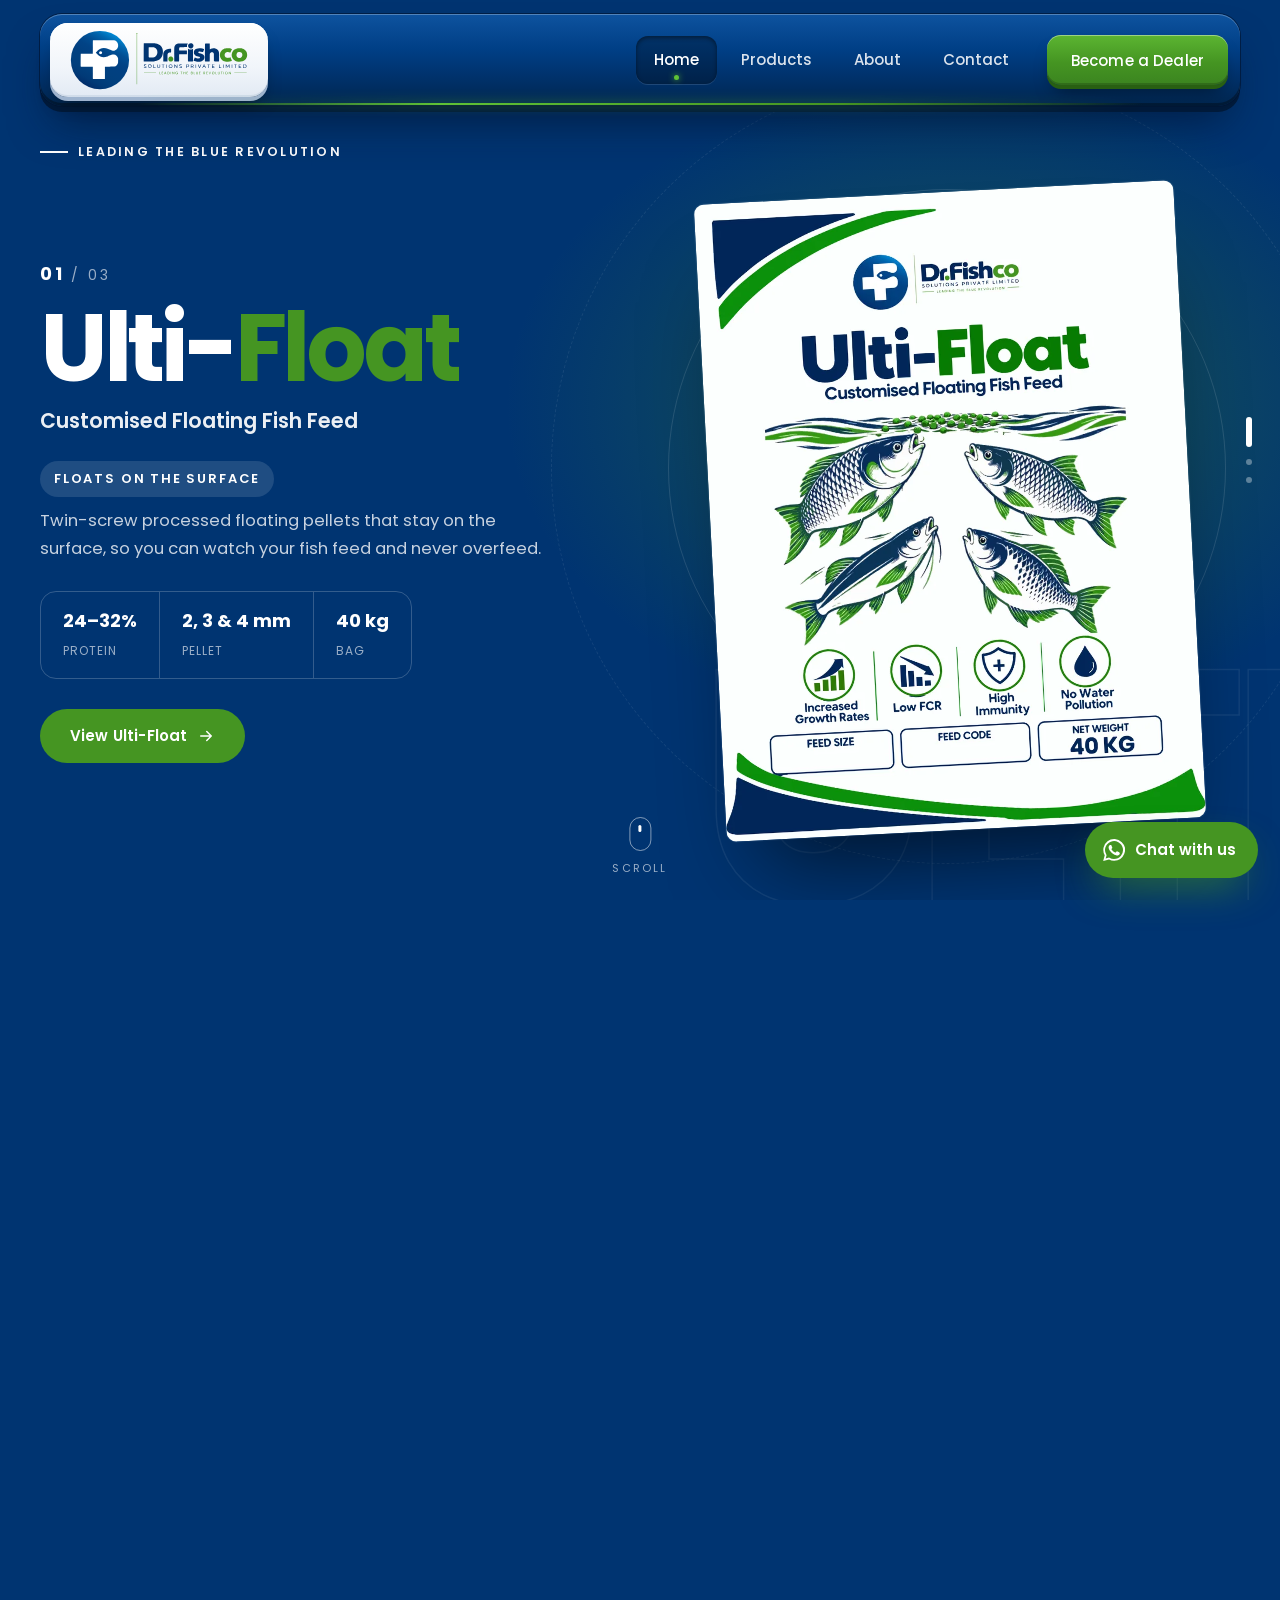
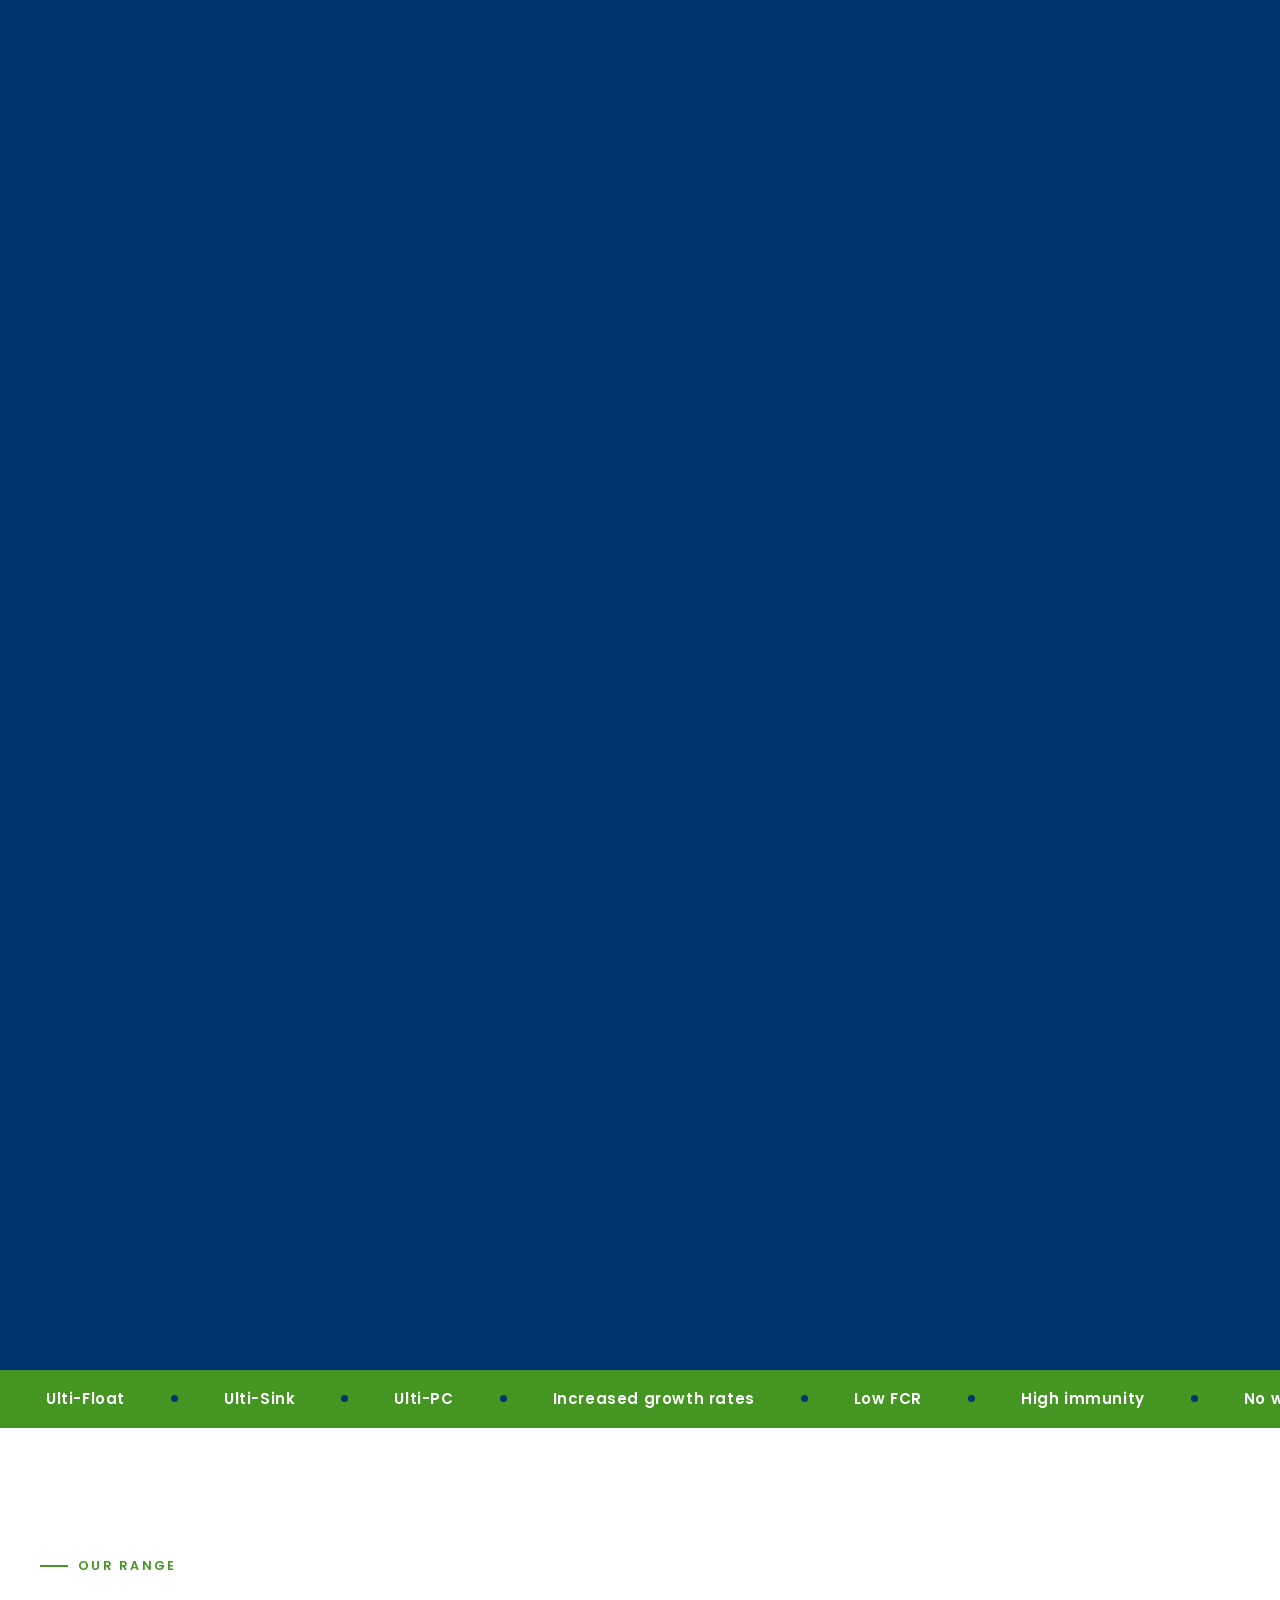
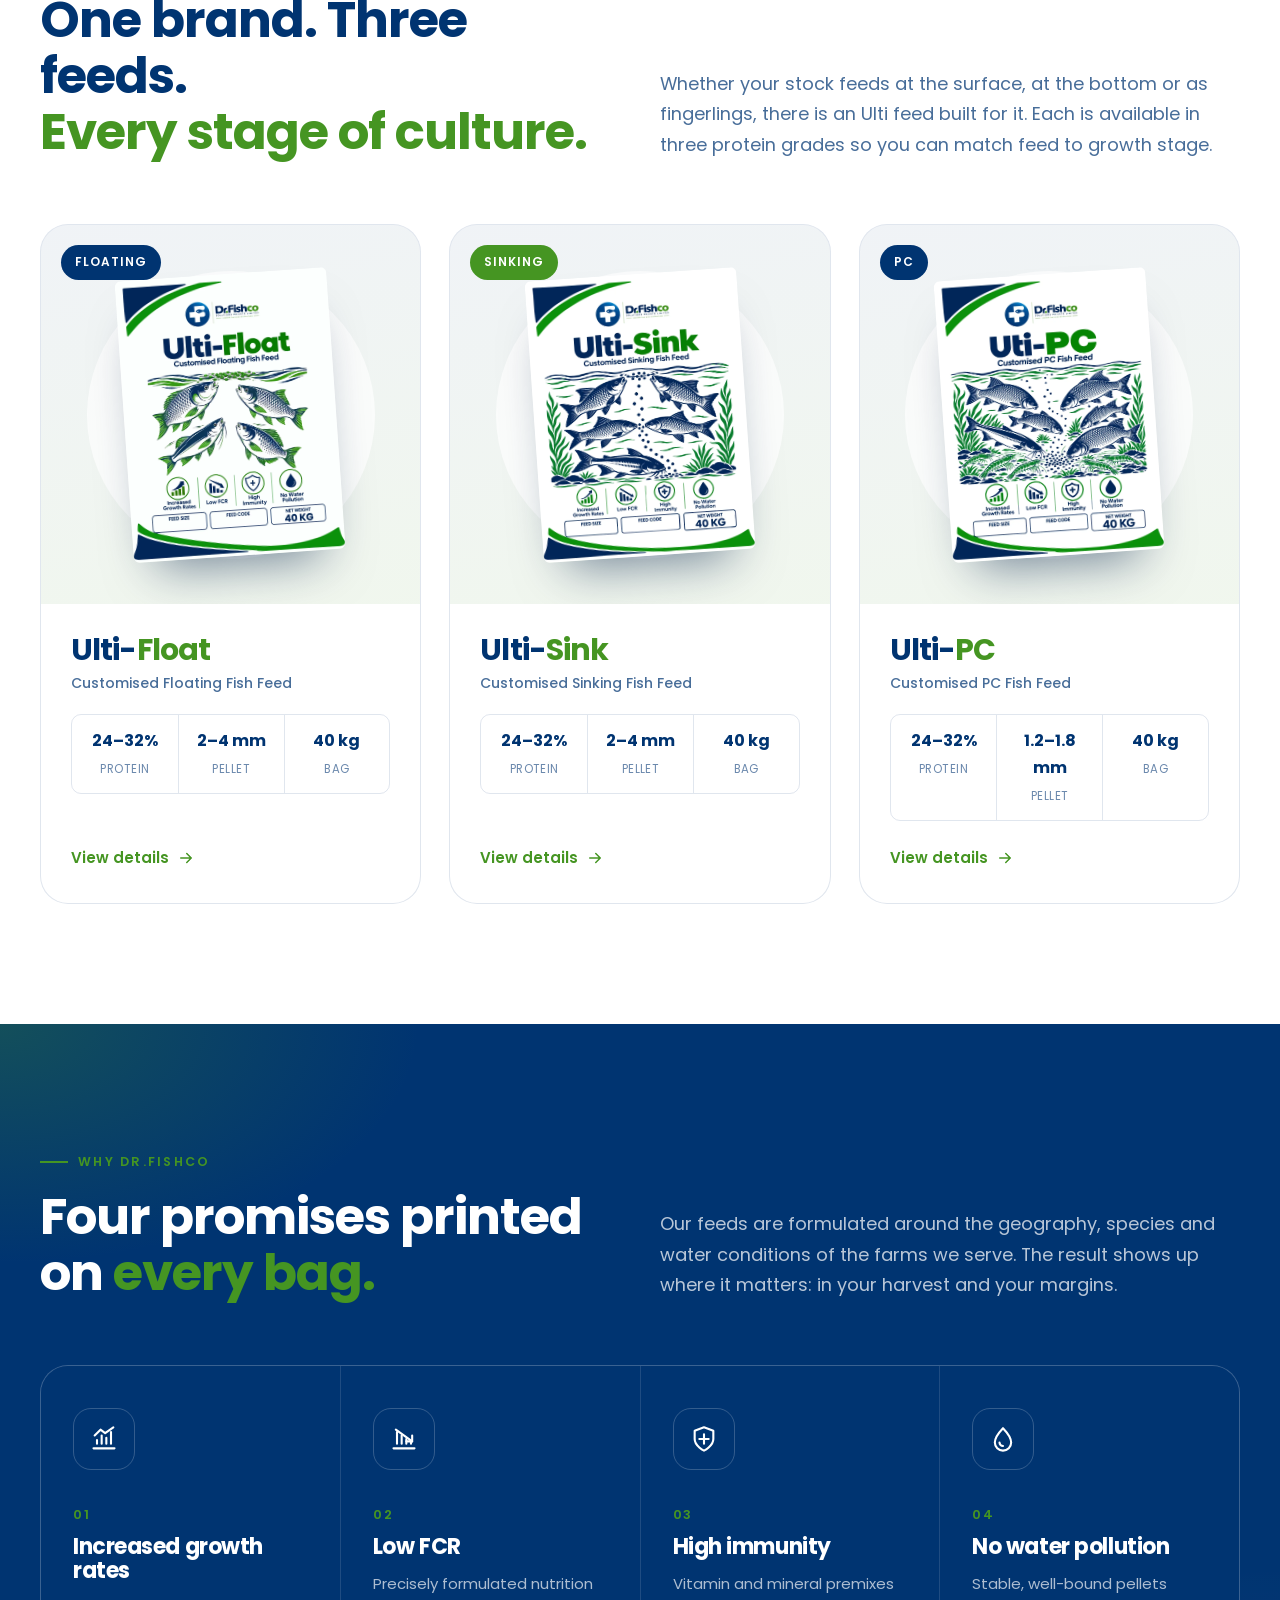
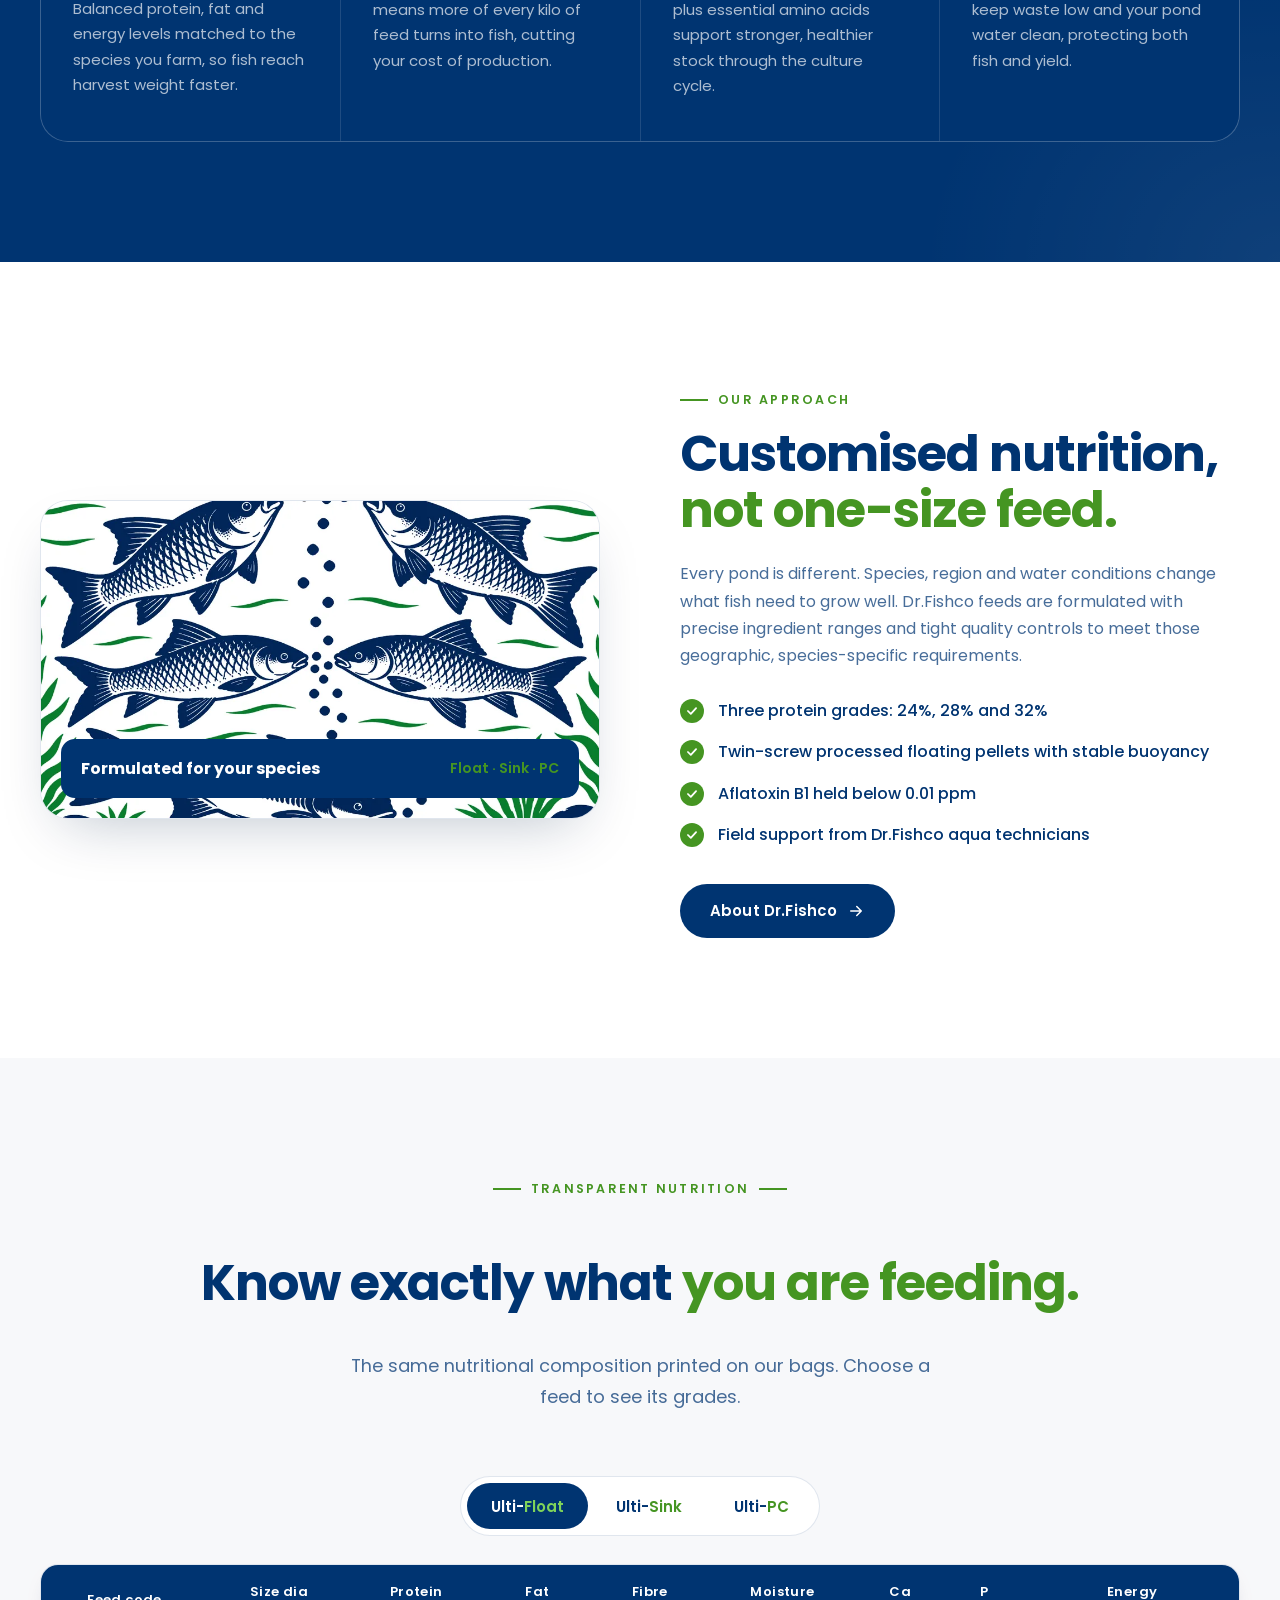
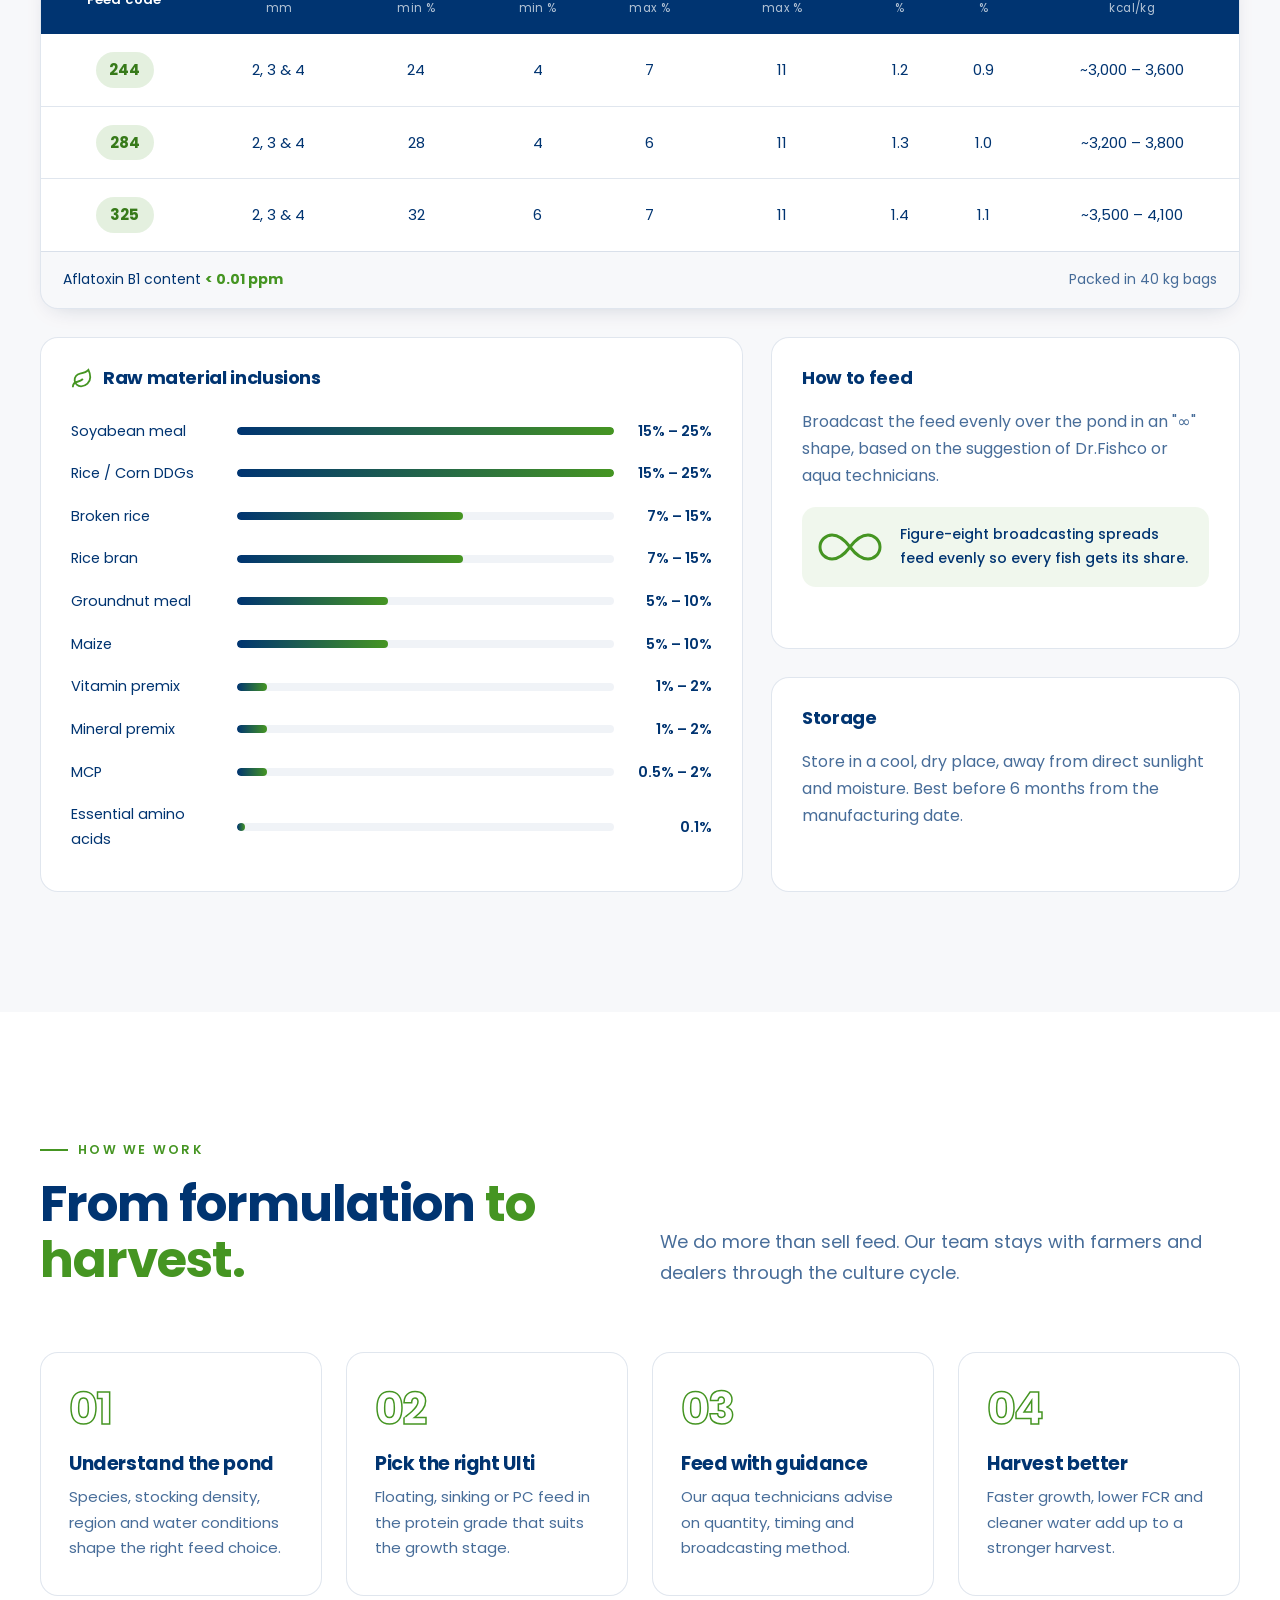
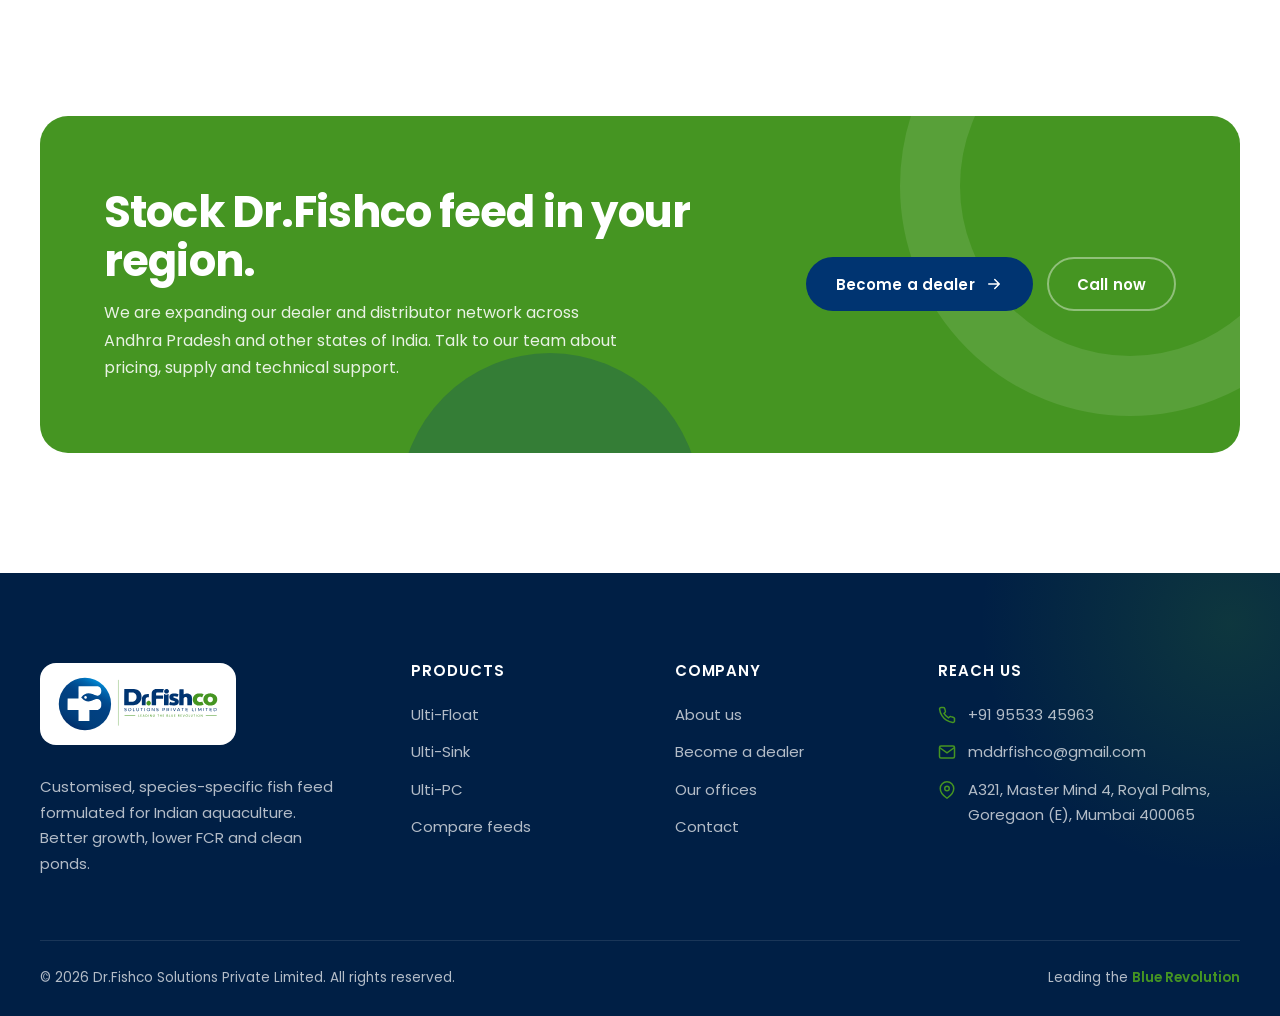
<file: index.html>
<!DOCTYPE html>
<html lang="en">
<head>
<meta charset="utf-8">
<meta name="viewport" content="width=device-width, initial-scale=1">
<title>Dr.Fishco Solutions | Customised Fish Feed for Indian Aquaculture</title>
<meta name="description" content="Dr.Fishco Ulti-Float, Ulti-Sink and Ulti-PC customised fish feeds. 24–32% protein, low FCR, zero water pollution. Leading the Blue Revolution.">
<meta name="theme-color" content="#003471">
<link rel="canonical" href="https://drfishcosolutions.com/">
<meta property="og:type" content="website">
<meta property="og:title" content="Dr.Fishco Solutions | Customised Fish Feed for Indian Aquaculture">
<meta property="og:description" content="Dr.Fishco Ulti-Float, Ulti-Sink and Ulti-PC customised fish feeds. 24–32% protein, low FCR, zero water pollution. Leading the Blue Revolution.">
<meta property="og:url" content="https://drfishcosolutions.com/">
<meta property="og:image" content="https://drfishcosolutions.com/assets/img/og-image.jpg">
<link rel="icon" type="image/svg+xml" href="assets/logo/logo-icon.svg">
<link rel="apple-touch-icon" href="assets/img/apple-touch-icon.png">
<link rel="preload" href="assets/fonts/poppins-700.woff2" as="font" type="font/woff2" crossorigin>
<link rel="preload" href="assets/fonts/poppins-400.woff2" as="font" type="font/woff2" crossorigin>
<link rel="stylesheet" href="assets/css/style.css">
</head>
<body>
<a class="sr-only" href="#main">Skip to content</a>
<header class="site-header" id="top">
  <div class="container nav">
    <a class="brand" href="index.html" aria-label="Dr.Fishco Solutions home"><img src="assets/logo/logo-nav.svg" alt="Dr.Fishco Solutions Private Limited" width="178" height="60"></a>
    <ul class="nav-links" id="menu">
      <li><a href="index.html" class="active" aria-current="page">Home</a></li>
      <li><a href="products.html">Products</a></li>
      <li><a href="about.html">About</a></li>
      <li><a href="contact.html">Contact</a></li>
      <li><a class="btn btn-green" href="contact.html#enquiry">Become a Dealer</a></li>
    </ul>
    <button class="menu-toggle" aria-label="Open menu" aria-expanded="false" aria-controls="menu"><span class="bars"><span></span><span></span><span></span></span></button>
  </div>
</header>
<main id="main">

<section class="showcase" data-showcase aria-label="Dr.Fishco feed range">
  <div class="sc-sticky">
    <div class="sc-bg" aria-hidden="true"><span class="sc-ring r1"></span><span class="sc-ring r2"></span><span class="sc-word">ULTI</span></div>
    <div class="container sc-top"><span class="kicker light">Leading the Blue Revolution</span></div>
    <div class="container sc-stage"><div class="sc-slide" data-i="0">
  <div class="sc-copy">
    <span class="sc-count"><b>01</b> / 03</span>
    <h2 class="sc-name">Ulti-<span class="g">Float</span></h2>
    <p class="sc-sub">Customised Floating Fish Feed</p>
    <p class="sc-line">Floats on the surface</p>
    <p class="sc-text">Twin-screw processed floating pellets that stay on the surface, so you can watch your fish feed and never overfeed.</p>
    <div class="sc-specs"><div><b>24–32%</b><span>Protein</span></div><div><b>2, 3 &amp; 4 mm</b><span>Pellet</span></div><div><b>40 kg</b><span>Bag</span></div></div>
    <div class="sc-actions"><a class="btn btn-green" href="products.html#ulti-float" tabindex="0">View Ulti-Float <svg viewBox="0 0 24 24" fill="none" stroke="currentColor" stroke-width="2" stroke-linecap="round" stroke-linejoin="round"><path d="M5 12h14M13 6l6 6-6 6"/></svg></a></div>
  </div>
  <div class="sc-bag"><img src="assets/img/bag-float-front.webp" alt="Ulti-Float 40 kg bag" width="900" height="1200" fetchpriority="high"></div>
</div><div class="sc-slide" data-i="1" aria-hidden="true">
  <div class="sc-copy">
    <span class="sc-count"><b>02</b> / 03</span>
    <h2 class="sc-name">Ulti-<span class="g">Sink</span></h2>
    <p class="sc-sub">Customised Sinking Fish Feed</p>
    <p class="sc-line">Sinks to the bottom</p>
    <p class="sc-text">Precision sinking pellets for bottom feeders like catfish and carp, delivering nutrition right where they feed.</p>
    <div class="sc-specs"><div><b>24–32%</b><span>Protein</span></div><div><b>2, 3 &amp; 4 mm</b><span>Pellet</span></div><div><b>40 kg</b><span>Bag</span></div></div>
    <div class="sc-actions"><a class="btn btn-green" href="products.html#ulti-sink" tabindex="-1">View Ulti-Sink <svg viewBox="0 0 24 24" fill="none" stroke="currentColor" stroke-width="2" stroke-linecap="round" stroke-linejoin="round"><path d="M5 12h14M13 6l6 6-6 6"/></svg></a></div>
  </div>
  <div class="sc-bag"><img src="assets/img/bag-sink-front.webp" alt="Ulti-Sink 40 kg bag" width="900" height="1200" loading="eager"></div>
</div><div class="sc-slide" data-i="2" aria-hidden="true">
  <div class="sc-copy">
    <span class="sc-count"><b>03</b> / 03</span>
    <h2 class="sc-name">Ulti-<span class="g">PC</span></h2>
    <p class="sc-sub">Customised PC Fish Feed</p>
    <p class="sc-line">Small pellets, big results</p>
    <p class="sc-text">Fine 1.2 to 1.8 mm pellets for fingerlings and smaller species, with the same complete nutrition.</p>
    <div class="sc-specs"><div><b>24–32%</b><span>Protein</span></div><div><b>1.2, 1.6 &amp; 1.8 mm</b><span>Pellet</span></div><div><b>40 kg</b><span>Bag</span></div></div>
    <div class="sc-actions"><a class="btn btn-green" href="products.html#ulti-pc" tabindex="-1">View Ulti-PC <svg viewBox="0 0 24 24" fill="none" stroke="currentColor" stroke-width="2" stroke-linecap="round" stroke-linejoin="round"><path d="M5 12h14M13 6l6 6-6 6"/></svg></a></div>
  </div>
  <div class="sc-bag"><img src="assets/img/bag-pc-front.webp" alt="Ulti-PC 40 kg bag" width="900" height="1200" loading="eager"></div>
</div></div>
    <div class="sc-dots" aria-hidden="true"><i class="on"></i><i></i><i></i></div>
    <div class="sc-hint" aria-hidden="true"><span></span>Scroll</div>
  </div>
</section>
<div class="ticker" aria-hidden="true"><div class="ticker-track">
  <span>Ulti-Float</span><span>Ulti-Sink</span><span>Ulti-PC</span><span>Increased growth rates</span><span>Low FCR</span><span>High immunity</span><span>No water pollution</span><span>Species-specific nutrition</span><span>Ulti-Float</span><span>Ulti-Sink</span><span>Ulti-PC</span><span>Increased growth rates</span><span>Low FCR</span><span>High immunity</span><span>No water pollution</span><span>Species-specific nutrition</span>
</div></div>

<section id="products">
  <div class="container">
    <div class="sec-head">
      <div><span class="kicker reveal">Our range</span><h2 class="h-lg reveal d1">One brand. Three feeds.<br><span class="g">Every stage of culture.</span></h2></div>
      <p class="lead reveal d2">Whether your stock feeds at the surface, at the bottom or as fingerlings, there is an Ulti feed built for it. Each is available in three protein grades so you can match feed to growth stage.</p>
    </div>
    <div class="prod-grid"><article class="prod reveal ">
  <span class="prod-tag">Floating</span>
  <div class="prod-media"><img src="assets/img/bag-float-front.webp" alt="Ulti-Float 40 kg feed bag" width="900" height="1200" loading="lazy"></div>
  <div class="prod-body">
    <h3>Ulti-<span class="g">Float</span></h3>
    <p class="sub">Customised Floating Fish Feed</p>
    <div class="prod-specs"><div><b>24–32%</b><span>Protein</span></div><div><b>2–4 mm</b><span>Pellet</span></div><div><b>40 kg</b><span>Bag</span></div></div>
    <span class="more">View details <svg viewBox="0 0 24 24" fill="none" stroke="currentColor" stroke-width="2" stroke-linecap="round" stroke-linejoin="round"><path d="M5 12h14M13 6l6 6-6 6"/></svg></span>
  </div>
  <a class="cover" href="products.html#ulti-float" aria-label="View Ulti-Float details"></a>
</article><article class="prod reveal d1">
  <span class="prod-tag g">Sinking</span>
  <div class="prod-media"><img src="assets/img/bag-sink-front.webp" alt="Ulti-Sink 40 kg feed bag" width="900" height="1200" loading="lazy"></div>
  <div class="prod-body">
    <h3>Ulti-<span class="g">Sink</span></h3>
    <p class="sub">Customised Sinking Fish Feed</p>
    <div class="prod-specs"><div><b>24–32%</b><span>Protein</span></div><div><b>2–4 mm</b><span>Pellet</span></div><div><b>40 kg</b><span>Bag</span></div></div>
    <span class="more">View details <svg viewBox="0 0 24 24" fill="none" stroke="currentColor" stroke-width="2" stroke-linecap="round" stroke-linejoin="round"><path d="M5 12h14M13 6l6 6-6 6"/></svg></span>
  </div>
  <a class="cover" href="products.html#ulti-sink" aria-label="View Ulti-Sink details"></a>
</article><article class="prod reveal d2">
  <span class="prod-tag">PC</span>
  <div class="prod-media"><img src="assets/img/bag-pc-front.webp" alt="Ulti-PC 40 kg feed bag" width="900" height="1200" loading="lazy"></div>
  <div class="prod-body">
    <h3>Ulti-<span class="g">PC</span></h3>
    <p class="sub">Customised PC Fish Feed</p>
    <div class="prod-specs"><div><b>24–32%</b><span>Protein</span></div><div><b>1.2–1.8 mm</b><span>Pellet</span></div><div><b>40 kg</b><span>Bag</span></div></div>
    <span class="more">View details <svg viewBox="0 0 24 24" fill="none" stroke="currentColor" stroke-width="2" stroke-linecap="round" stroke-linejoin="round"><path d="M5 12h14M13 6l6 6-6 6"/></svg></span>
  </div>
  <a class="cover" href="products.html#ulti-pc" aria-label="View Ulti-PC details"></a>
</article></div>
  </div>
</section>

<section class="benefits">
  <div class="container">
    <div class="sec-head">
      <div><span class="kicker reveal">Why Dr.Fishco</span><h2 class="h-lg reveal d1">Four promises printed<br>on <span class="g">every bag.</span></h2></div>
      <p class="lead reveal d2">Our feeds are formulated around the geography, species and water conditions of the farms we serve. The result shows up where it matters: in your harvest and your margins.</p>
    </div>
    <div class="ben-grid reveal">
      <div class="ben"><div class="ic"><svg viewBox="0 0 24 24"><path d="M3 20h18"/><path d="M6 16v-3M10 16V9M14 16v-5M18 16V6"/><path d="M4 9l5-5 4 3 7-5"/></svg></div><span class="n">01</span><h3>Increased growth rates</h3><p>Balanced protein, fat and energy levels matched to the species you farm, so fish reach harvest weight faster.</p></div><div class="ben"><div class="ic"><svg viewBox="0 0 24 24"><path d="M3 20h18"/><path d="M6 16V6M10 16V9M14 16v-4M18 16v-2"/><path d="M5 4l14 10"/><path d="M19 9v5h-5"/></svg></div><span class="n">02</span><h3>Low FCR</h3><p>Precisely formulated nutrition means more of every kilo of feed turns into fish, cutting your cost of production.</p></div><div class="ben"><div class="ic"><svg viewBox="0 0 24 24"><path d="M12 22s8-4 8-10V5l-8-3-8 3v7c0 6 8 10 8 10z"/><path d="M12 8v8M8 12h8"/></svg></div><span class="n">03</span><h3>High immunity</h3><p>Vitamin and mineral premixes plus essential amino acids support stronger, healthier stock through the culture cycle.</p></div><div class="ben"><div class="ic"><svg viewBox="0 0 24 24"><path d="M12 2.7s7 7.3 7 12.3a7 7 0 0 1-14 0c0-5 7-12.3 7-12.3z"/><path d="M9 15a3 3 0 0 0 3 3"/></svg></div><span class="n">04</span><h3>No water pollution</h3><p>Stable, well-bound pellets keep waste low and your pond water clean, protecting both fish and yield.</p></div>
    </div>
  </div>
</section>

<section>
  <div class="container split">
    <div class="art-frame reveal"><img src="assets/img/art-sink.webp" alt="Illustration of fish feeding on sinking pellets" width="1000" height="568" loading="lazy">
      <div class="cap"><b>Formulated for your species</b><span>Float · Sink · PC</span></div></div>
    <div>
      <span class="kicker reveal">Our approach</span>
      <h2 class="h-lg reveal d1">Customised nutrition, <span class="g">not one-size feed.</span></h2>
      <p class="muted reveal d2">Every pond is different. Species, region and water conditions change what fish need to grow well. Dr.Fishco feeds are formulated with precise ingredient ranges and tight quality controls to meet those geographic, species-specific requirements.</p>
      <ul class="check-list reveal d3">
        <li>Three protein grades: 24%, 28% and 32%</li>
        <li>Twin-screw processed floating pellets with stable buoyancy</li>
        <li>Aflatoxin B1 held below 0.01 ppm</li>
        <li>Field support from Dr.Fishco aqua technicians</li>
      </ul>
      <div class="hero-actions reveal d4" style="margin-top:36px"><a class="btn btn-navy" href="about.html">About Dr.Fishco <svg viewBox="0 0 24 24" fill="none" stroke="currentColor" stroke-width="2" stroke-linecap="round" stroke-linejoin="round"><path d="M5 12h14M13 6l6 6-6 6"/></svg></a></div>
    </div>
  </div>
</section>

<section class="tint" id="nutrition">
  <div class="container">
    <div class="sec-head center">
      <span class="kicker center reveal">Transparent nutrition</span>
      <h2 class="h-lg reveal d1">Know exactly what <span class="g">you are feeding.</span></h2>
      <p class="lead reveal d2">The same nutritional composition printed on our bags. Choose a feed to see its grades.</p>
    </div>
    <div class="reveal" data-tabs>
      <div style="text-align:center"><div class="tabs" role="tablist">
        <button class="tab" role="tab" aria-selected="true" aria-controls="t-float" id="tb-float">Ulti-<span class="g">Float</span></button>
        <button class="tab" role="tab" aria-selected="false" aria-controls="t-sink" id="tb-sink" tabindex="-1">Ulti-<span class="g">Sink</span></button>
        <button class="tab" role="tab" aria-selected="false" aria-controls="t-pc" id="tb-pc" tabindex="-1">Ulti-<span class="g">PC</span></button>
      </div></div>
      <div class="panel" role="tabpanel" id="t-float" aria-labelledby="tb-float"><div class="table-card"><div class="table-scroll"><table class="nutri">
<thead><tr><th>Feed code</th><th>Size dia<small>mm</small></th><th>Protein<small>min %</small></th><th>Fat<small>min %</small></th><th>Fibre<small>max %</small></th><th>Moisture<small>max %</small></th><th>Ca<small>%</small></th><th>P<small>%</small></th><th>Energy<small>kcal/kg</small></th></tr></thead>
<tbody><tr><td><span class="code-pill">244</span></td><td>2, 3 &amp; 4</td><td>24</td><td>4</td><td>7</td><td>11</td><td>1.2</td><td>0.9</td><td>~3,000 – 3,600</td></tr><tr><td><span class="code-pill">284</span></td><td>2, 3 &amp; 4</td><td>28</td><td>4</td><td>6</td><td>11</td><td>1.3</td><td>1.0</td><td>~3,200 – 3,800</td></tr><tr><td><span class="code-pill">325</span></td><td>2, 3 &amp; 4</td><td>32</td><td>6</td><td>7</td><td>11</td><td>1.4</td><td>1.1</td><td>~3,500 – 4,100</td></tr></tbody></table></div>
<div class="table-foot"><span>Aflatoxin B1 content <b>&lt; 0.01 ppm</b></span><span class="muted">Packed in 40 kg bags</span></div></div></div>
      <div class="panel" role="tabpanel" id="t-sink" aria-labelledby="tb-sink" hidden><div class="table-card"><div class="table-scroll"><table class="nutri">
<thead><tr><th>Feed code</th><th>Size dia<small>mm</small></th><th>Protein<small>min %</small></th><th>Fat<small>min %</small></th><th>Fibre<small>max %</small></th><th>Moisture<small>max %</small></th><th>Ca<small>%</small></th><th>P<small>%</small></th><th>Energy<small>kcal/kg</small></th></tr></thead>
<tbody><tr><td><span class="code-pill">244</span></td><td>2, 3 &amp; 4</td><td>24</td><td>4</td><td>7</td><td>11</td><td>1.2</td><td>0.9</td><td>~3,000 – 3,600</td></tr><tr><td><span class="code-pill">284</span></td><td>2, 3 &amp; 4</td><td>28</td><td>4</td><td>6</td><td>11</td><td>1.3</td><td>1.0</td><td>~3,200 – 3,800</td></tr><tr><td><span class="code-pill">325</span></td><td>2, 3 &amp; 4</td><td>32</td><td>6</td><td>7</td><td>11</td><td>1.4</td><td>1.1</td><td>~3,500 – 4,100</td></tr></tbody></table></div>
<div class="table-foot"><span>Aflatoxin B1 content <b>&lt; 0.01 ppm</b></span><span class="muted">Packed in 40 kg bags</span></div></div></div>
      <div class="panel" role="tabpanel" id="t-pc" aria-labelledby="tb-pc" hidden><div class="table-card"><div class="table-scroll"><table class="nutri">
<thead><tr><th>Feed code</th><th>Size dia<small>mm</small></th><th>Protein<small>min %</small></th><th>Fat<small>min %</small></th><th>Fibre<small>max %</small></th><th>Moisture<small>max %</small></th><th>Ca<small>%</small></th><th>P<small>%</small></th><th>Energy<small>kcal/kg</small></th></tr></thead>
<tbody><tr><td><span class="code-pill">244</span></td><td>1.2, 1.6 &amp; 1.8</td><td>24</td><td>4</td><td>7</td><td>11</td><td>1.2</td><td>0.9</td><td>~3,000 – 3,600</td></tr><tr><td><span class="code-pill">284</span></td><td>1.2, 1.6 &amp; 1.8</td><td>28</td><td>4</td><td>6</td><td>11</td><td>1.3</td><td>1.0</td><td>~3,200 – 3,800</td></tr><tr><td><span class="code-pill">325</span></td><td>1.2, 1.6 &amp; 1.8</td><td>32</td><td>6</td><td>7</td><td>11</td><td>1.5</td><td>1.1</td><td>~3,500 – 4,100</td></tr></tbody></table></div>
<div class="table-foot"><span>Aflatoxin B1 content <b>&lt; 0.01 ppm</b></span><span class="muted">Packed in 40 kg bags</span></div></div></div>
    </div>
    <div class="ing-grid">
      <div class="ing-card reveal" data-bars><h3><svg width="22" height="22" stroke="#459522" fill="none" stroke-width="2" viewBox="0 0 24 24"><path d="M11 20A7 7 0 0 1 9.8 6.1C15.5 5 17 4.5 19 2c1 2 2 4.2 2 8 0 5.5-4.8 10-10 10z"/><path d="M2 21c0-3 1.9-5.4 5.1-6C9.5 14.5 12 13 13 12"/></svg> Raw material inclusions</h3><div class="ing-row"><span>Soyabean meal</span><span class="bar"><i style="--w:100%"></i></span><em>15% – 25%</em></div><div class="ing-row"><span>Rice / Corn DDGs</span><span class="bar"><i style="--w:100%"></i></span><em>15% – 25%</em></div><div class="ing-row"><span>Broken rice</span><span class="bar"><i style="--w:60%"></i></span><em>7% – 15%</em></div><div class="ing-row"><span>Rice bran</span><span class="bar"><i style="--w:60%"></i></span><em>7% – 15%</em></div><div class="ing-row"><span>Groundnut meal</span><span class="bar"><i style="--w:40%"></i></span><em>5% – 10%</em></div><div class="ing-row"><span>Maize</span><span class="bar"><i style="--w:40%"></i></span><em>5% – 10%</em></div><div class="ing-row"><span>Vitamin premix</span><span class="bar"><i style="--w:8%"></i></span><em>1% – 2%</em></div><div class="ing-row"><span>Mineral premix</span><span class="bar"><i style="--w:8%"></i></span><em>1% – 2%</em></div><div class="ing-row"><span>MCP</span><span class="bar"><i style="--w:8%"></i></span><em>0.5% – 2%</em></div><div class="ing-row"><span>Essential amino acids</span><span class="bar"><i style="--w:2%"></i></span><em>0.1%</em></div></div>
      <div class="info-stack">
        <div class="info-tile reveal d1"><h3>How to feed</h3><p>Broadcast the feed evenly over the pond in an "&infin;" shape, based on the suggestion of Dr.Fishco or aqua technicians.</p><div class="inf"><svg viewBox="0 0 64 32" fill="none" stroke="#459522" stroke-width="3" stroke-linecap="round"><path d="M32 16c-6-8-12-12-18-12S2 9 2 16s6 12 12 12 12-4 18-12 12-12 18-12 12 5 12 12-6 12-12 12-12-4-18-12z"/></svg><span>Figure-eight broadcasting spreads feed evenly so every fish gets its share.</span></div></div>
        <div class="info-tile reveal d2"><h3>Storage</h3><p>Store in a cool, dry place, away from direct sunlight and moisture. Best before 6 months from the manufacturing date.</p></div>
      </div>
    </div>
  </div>
</section>

<section>
  <div class="container">
    <div class="sec-head">
      <div><span class="kicker reveal">How we work</span><h2 class="h-lg reveal d1">From formulation <span class="g">to harvest.</span></h2></div>
      <p class="lead reveal d2">We do more than sell feed. Our team stays with farmers and dealers through the culture cycle.</p>
    </div>
    <div class="steps">
      <div class="step reveal"><h3>Understand the pond</h3><p>Species, stocking density, region and water conditions shape the right feed choice.</p></div>
      <div class="step reveal d1"><h3>Pick the right Ulti</h3><p>Floating, sinking or PC feed in the protein grade that suits the growth stage.</p></div>
      <div class="step reveal d2"><h3>Feed with guidance</h3><p>Our aqua technicians advise on quantity, timing and broadcasting method.</p></div>
      <div class="step reveal d3"><h3>Harvest better</h3><p>Faster growth, lower FCR and cleaner water add up to a stronger harvest.</p></div>
    </div>
  </div>
</section>
<section class="cta"><div class="container"><div class="cta-box reveal">
  <div><h2>Stock Dr.Fishco feed in your region.</h2><p>We are expanding our dealer and distributor network across Andhra Pradesh and other states of India. Talk to our team about pricing, supply and technical support.</p></div>
  <div class="cta-actions"><a class="btn btn-navy" href="contact.html#enquiry">Become a dealer <svg viewBox="0 0 24 24" fill="none" stroke="currentColor" stroke-width="2" stroke-linecap="round" stroke-linejoin="round"><path d="M5 12h14M13 6l6 6-6 6"/></svg></a><a class="btn btn-ghost" href="tel:+919553345963">Call now</a></div>
</div></div></section>
</main>
<footer class="site-footer">
  <div class="container">
    <div class="foot-grid">
      <div class="foot-brand">
        <a class="logo-chip" href="index.html"><img src="assets/logo/logo-nav.svg" alt="Dr.Fishco Solutions" width="160" height="54" loading="lazy"></a>
        <p>Customised, species-specific fish feed formulated for Indian aquaculture. Better growth, lower FCR and clean ponds.</p>
      </div>
      <div>
        <h4>Products</h4>
        <ul>
          <li><a href="products.html#ulti-float">Ulti-Float</a></li>
          <li><a href="products.html#ulti-sink">Ulti-Sink</a></li>
          <li><a href="products.html#ulti-pc">Ulti-PC</a></li>
          <li><a href="products.html#compare">Compare feeds</a></li>
        </ul>
      </div>
      <div>
        <h4>Company</h4>
        <ul>
          <li><a href="about.html">About us</a></li>
          <li><a href="contact.html#enquiry">Become a dealer</a></li>
          <li><a href="contact.html#offices">Our offices</a></li>
          <li><a href="contact.html">Contact</a></li>
        </ul>
      </div>
      <div>
        <h4>Reach us</h4>
        <ul class="foot-contact">
          <li><svg viewBox="0 0 24 24"><path d="M22 16.9v3a2 2 0 0 1-2.2 2 19.8 19.8 0 0 1-8.6-3.1 19.5 19.5 0 0 1-6-6A19.8 19.8 0 0 1 2.1 4.2 2 2 0 0 1 4.1 2h3a2 2 0 0 1 2 1.7c.1 1 .4 1.9.7 2.8a2 2 0 0 1-.5 2.1L8 9.9a16 16 0 0 0 6 6l1.3-1.3a2 2 0 0 1 2.1-.4c.9.3 1.8.6 2.8.7a2 2 0 0 1 1.7 2z"/></svg><a href="tel:+919553345963">+91 95533 45963</a></li>
          <li><svg viewBox="0 0 24 24"><rect x="2" y="4" width="20" height="16" rx="2"/><path d="m22 6-10 7L2 6"/></svg><a href="mailto:mddrfishco@gmail.com">mddrfishco@gmail.com</a></li>
          <li><svg viewBox="0 0 24 24"><path d="M21 10c0 7-9 13-9 13S3 17 3 10a9 9 0 0 1 18 0z"/><circle cx="12" cy="10" r="3"/></svg><span>A321, Master Mind 4, Royal Palms, Goregaon (E), Mumbai 400065</span></li>
        </ul>
      </div>
    </div>
    <div class="foot-bottom">
      <span>&copy; <span id="yr">2026</span> Dr.Fishco Solutions Private Limited. All rights reserved.</span>
      <span>Leading the <b>Blue Revolution</b></span>
    </div>
  </div>
</footer>
<a class="fab" href="https://wa.me/919553345963?text=Hello%20Dr.Fishco%2C%20I%20would%20like%20to%20know%20more%20about%20your%20fish%20feed." target="_blank" rel="noopener" aria-label="Chat on WhatsApp"><svg viewBox="0 0 24 24"><path d="M17.5 14.4c-.3-.1-1.8-.9-2-1s-.5-.1-.7.1-.8 1-1 1.2-.4.2-.6.1a8 8 0 0 1-4-3.5c-.3-.5.3-.5.9-1.6.1-.2 0-.4 0-.5l-.9-2.2c-.2-.6-.5-.5-.7-.5h-.6a1.1 1.1 0 0 0-.8.4 3.4 3.4 0 0 0-1 2.5 5.9 5.9 0 0 0 1.2 3.1 13.4 13.4 0 0 0 5.2 4.6c1.9.8 2.7.9 3.6.8a3.1 3.1 0 0 0 2-1.4 2.5 2.5 0 0 0 .2-1.4c-.1-.1-.3-.2-.6-.3zM12 21.8a9.8 9.8 0 0 1-5-1.4l-.4-.2-3.7 1 1-3.6-.2-.4A9.8 9.8 0 1 1 12 21.8zM20.5 3.5A11.8 11.8 0 0 0 1.9 17.7L.2 24l6.4-1.7A11.8 11.8 0 0 0 12 23.7 11.8 11.8 0 0 0 20.5 3.5z"/></svg><span>Chat with us</span></a>
<script src="assets/js/main.js" defer></script>
</body>
</html>
</file>
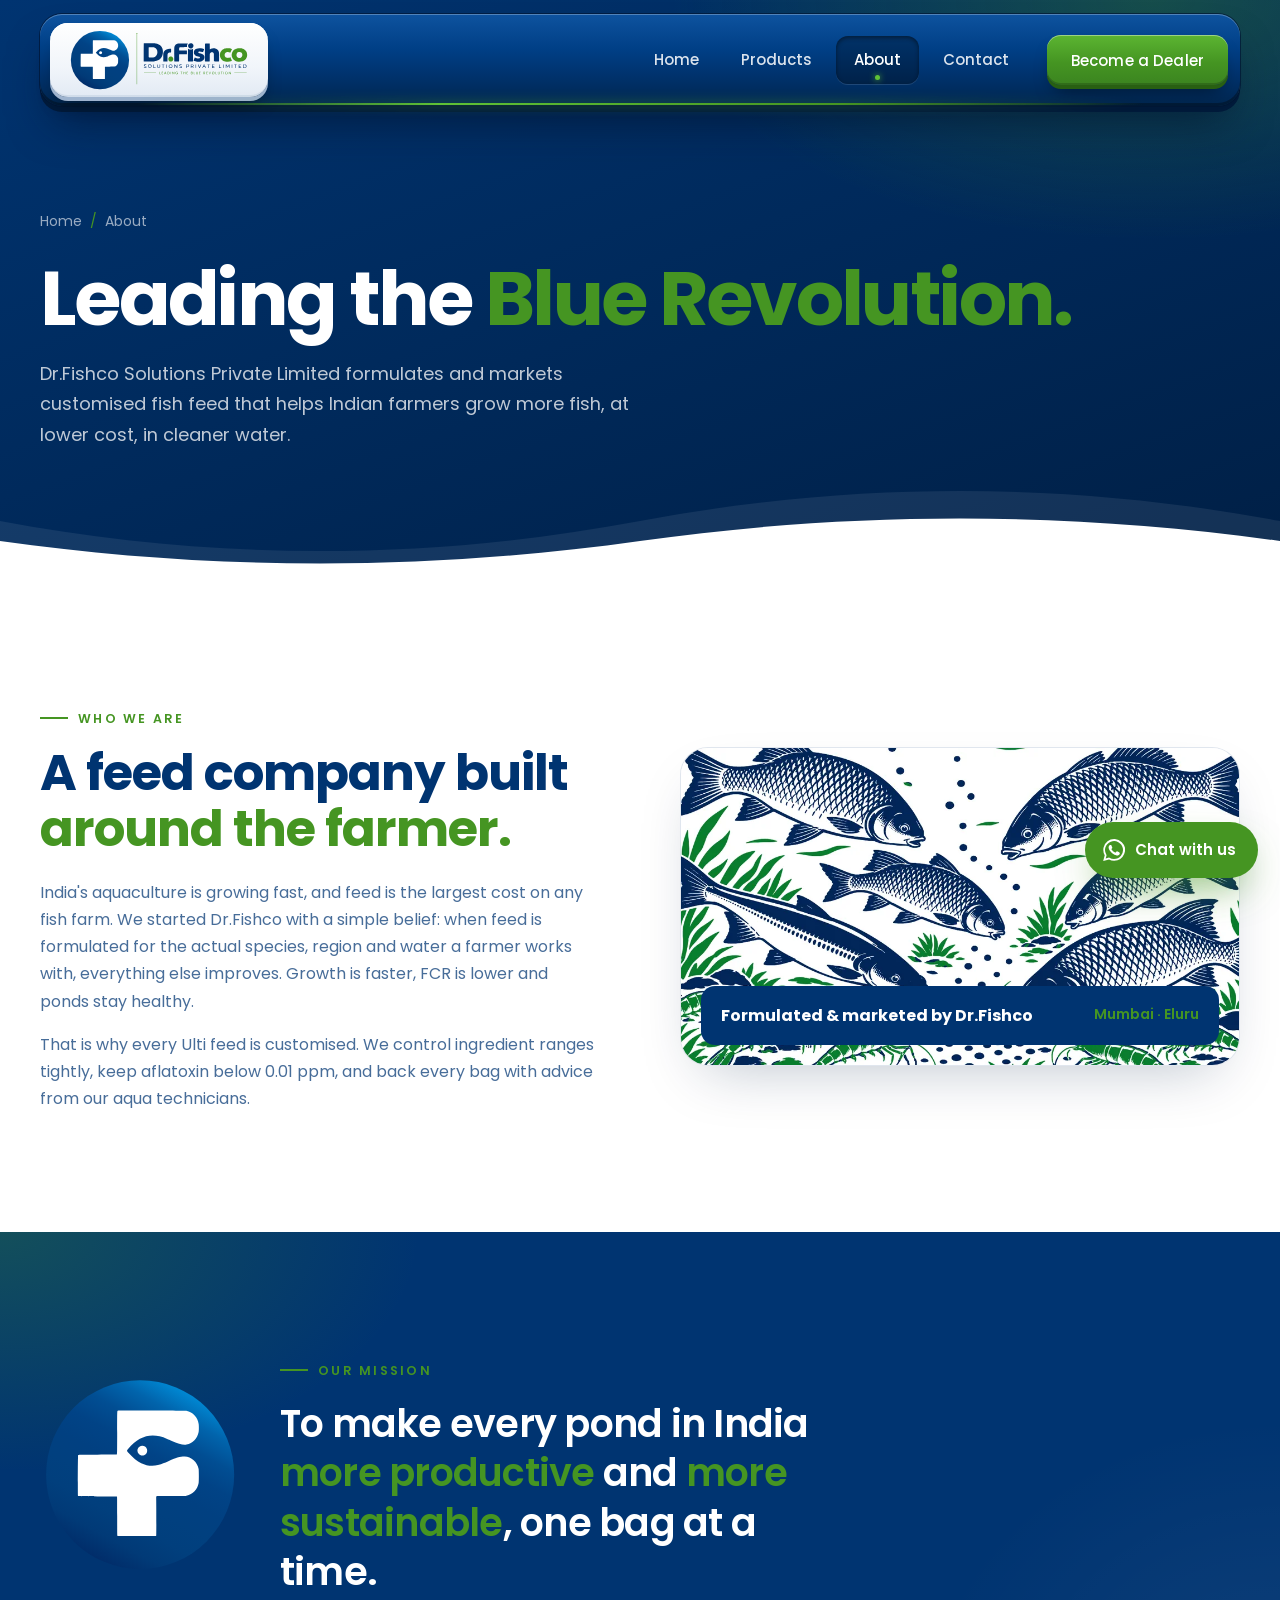
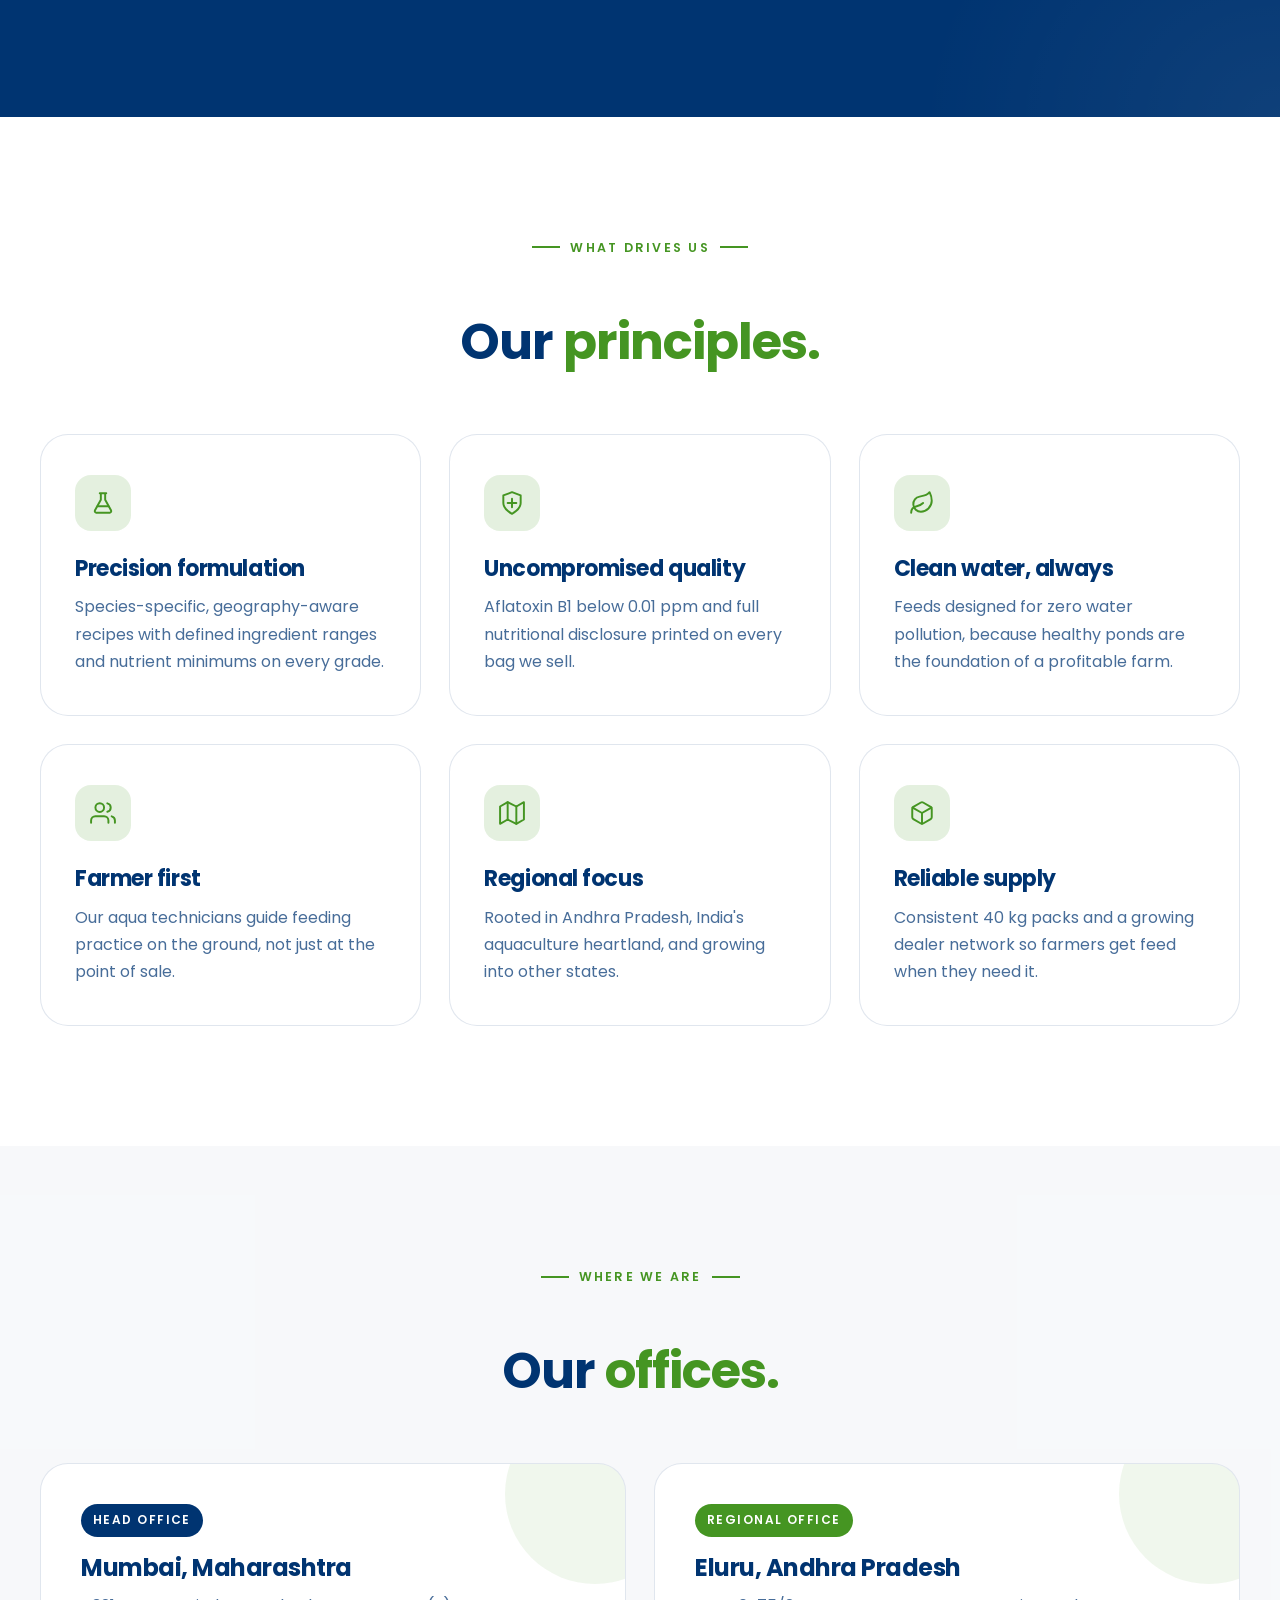
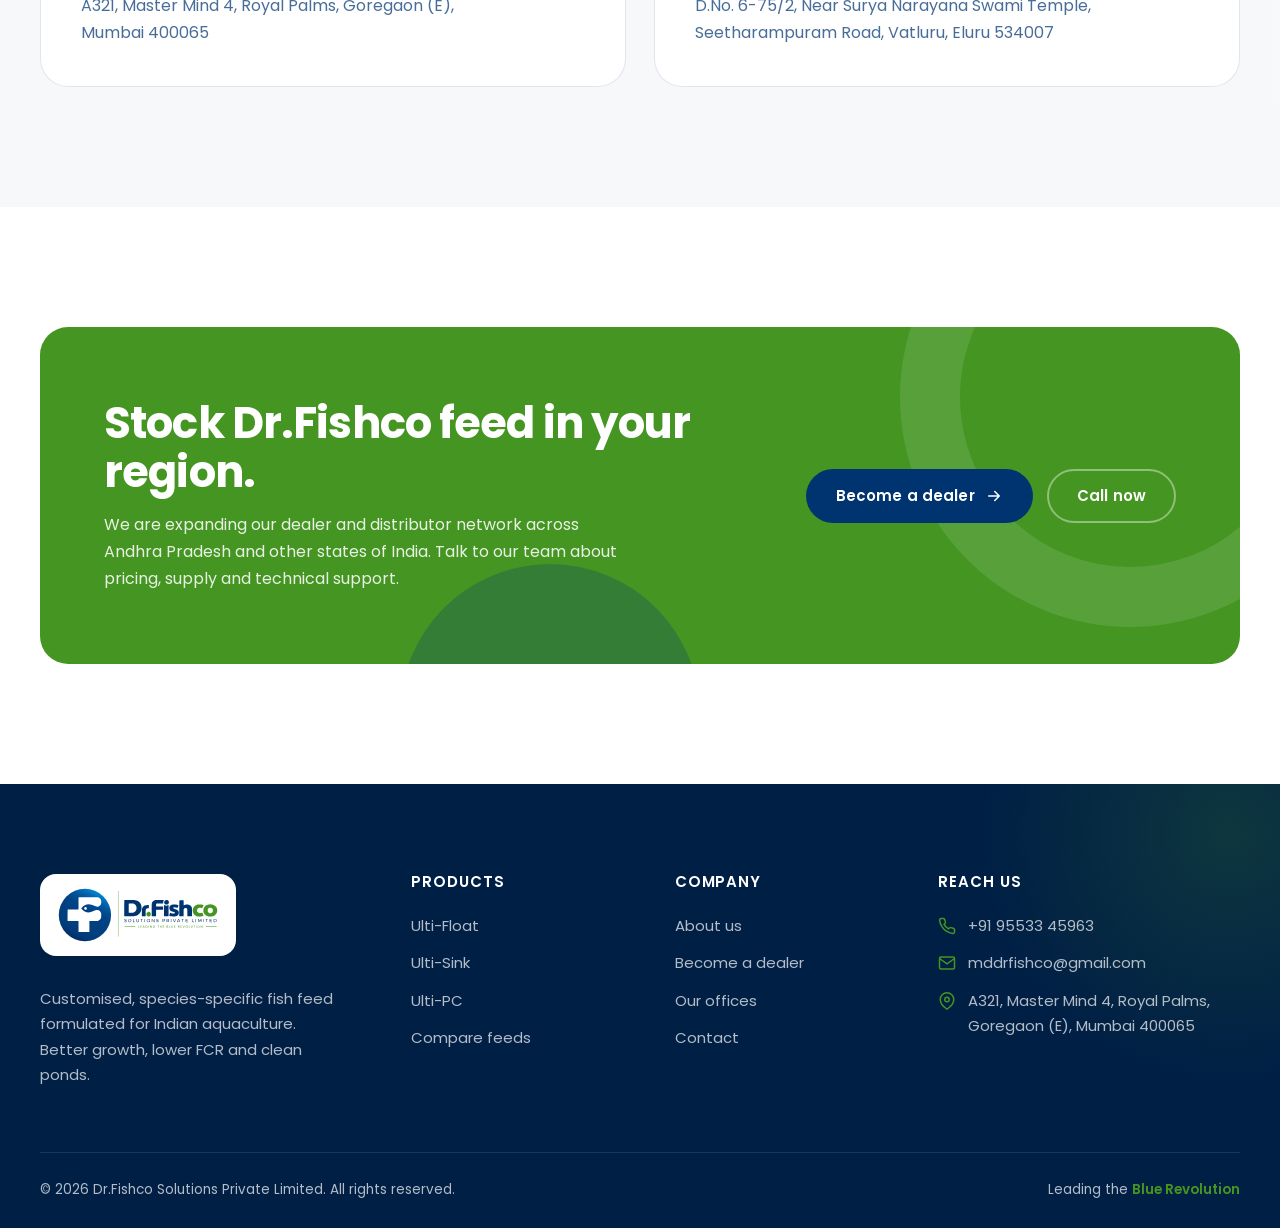
<file: about.html>
<!DOCTYPE html>
<html lang="en">
<head>
<meta charset="utf-8">
<meta name="viewport" content="width=device-width, initial-scale=1">
<title>About Dr.Fishco Solutions | Leading the Blue Revolution</title>
<meta name="description" content="Dr.Fishco Solutions Private Limited formulates and markets customised fish feed for Indian aquaculture, with offices in Mumbai and Eluru, Andhra Pradesh.">
<meta name="theme-color" content="#003471">
<link rel="canonical" href="https://drfishcosolutions.com/about.html">
<meta property="og:type" content="website">
<meta property="og:title" content="About Dr.Fishco Solutions | Leading the Blue Revolution">
<meta property="og:description" content="Dr.Fishco Solutions Private Limited formulates and markets customised fish feed for Indian aquaculture, with offices in Mumbai and Eluru, Andhra Pradesh.">
<meta property="og:url" content="https://drfishcosolutions.com/about.html">
<meta property="og:image" content="https://drfishcosolutions.com/assets/img/og-image.jpg">
<link rel="icon" type="image/svg+xml" href="assets/logo/logo-icon.svg">
<link rel="apple-touch-icon" href="assets/img/apple-touch-icon.png">
<link rel="preload" href="assets/fonts/poppins-700.woff2" as="font" type="font/woff2" crossorigin>
<link rel="preload" href="assets/fonts/poppins-400.woff2" as="font" type="font/woff2" crossorigin>
<link rel="stylesheet" href="assets/css/style.css">
</head>
<body>
<a class="sr-only" href="#main">Skip to content</a>
<header class="site-header" id="top">
  <div class="container nav">
    <a class="brand" href="index.html" aria-label="Dr.Fishco Solutions home"><img src="assets/logo/logo-nav.svg" alt="Dr.Fishco Solutions Private Limited" width="178" height="60"></a>
    <ul class="nav-links" id="menu">
      <li><a href="index.html">Home</a></li>
      <li><a href="products.html">Products</a></li>
      <li><a href="about.html" class="active" aria-current="page">About</a></li>
      <li><a href="contact.html">Contact</a></li>
      <li><a class="btn btn-green" href="contact.html#enquiry">Become a Dealer</a></li>
    </ul>
    <button class="menu-toggle" aria-label="Open menu" aria-expanded="false" aria-controls="menu"><span class="bars"><span></span><span></span><span></span></span></button>
  </div>
</header>
<main id="main">

<section class="page-hero">
  <div class="container">
    <p class="crumb reveal"><a href="index.html">Home</a><span>/</span>About</p>
    <h1 class="h-xl reveal d1">Leading the <span class="g">Blue Revolution.</span></h1>
    <p class="lead reveal d2">Dr.Fishco Solutions Private Limited formulates and markets customised fish feed that helps Indian farmers grow more fish, at lower cost, in cleaner water.</p>
  </div>
  <div class="hero-wave" aria-hidden="true"><svg viewBox="0 0 2880 110" preserveAspectRatio="none"><path fill="rgba(255,255,255,.08)" d="M0 50c240 40 480 40 720 0s480-40 720 0 480 40 720 0 480-40 720 0v60H0z"/><path fill="#fff" d="M0 70c240 30 480 30 720 0s480-30 720 0 480 30 720 0 480-30 720 0v40H0z"/></svg></div>
</section>

<section>
  <div class="container split">
    <div>
      <span class="kicker reveal">Who we are</span>
      <h2 class="h-lg reveal d1">A feed company built <span class="g">around the farmer.</span></h2>
      <p class="muted reveal d2">India's aquaculture is growing fast, and feed is the largest cost on any fish farm. We started Dr.Fishco with a simple belief: when feed is formulated for the actual species, region and water a farmer works with, everything else improves. Growth is faster, FCR is lower and ponds stay healthy.</p>
      <p class="muted reveal d3">That is why every Ulti feed is customised. We control ingredient ranges tightly, keep aflatoxin below 0.01 ppm, and back every bag with advice from our aqua technicians.</p>
    </div>
    <div class="art-frame reveal d1"><img src="assets/img/art-pc.webp" alt="Illustration of fish and prawns feeding" width="1000" height="568" loading="lazy">
      <div class="cap"><b>Formulated &amp; marketed by Dr.Fishco</b><span>Mumbai · Eluru</span></div></div>
  </div>
</section>

<section class="benefits">
  <div class="container">
    <div class="mission">
      <img class="reveal" src="assets/logo/logo-icon.svg" alt="" width="200" height="200" loading="lazy">
      <div>
        <span class="kicker reveal">Our mission</span>
        <p class="quote reveal d1" style="margin-top:18px">To make every pond in India <span class="g">more productive</span> and <span class="g">more sustainable</span>, one bag at a time.</p>
      </div>
    </div>
  </div>
</section>

<section>
  <div class="container">
    <div class="sec-head center"><span class="kicker center reveal">What drives us</span><h2 class="h-lg reveal d1">Our <span class="g">principles.</span></h2></div>
    <div class="values">
      <div class="value reveal"><div class="ic"><svg viewBox="0 0 24 24"><path d="M9 3h6M10 3v6L4.5 19a1.5 1.5 0 0 0 1.3 2h12.4a1.5 1.5 0 0 0 1.3-2L14 9V3"/><path d="M7 15h10"/></svg></div><h3>Precision formulation</h3><p>Species-specific, geography-aware recipes with defined ingredient ranges and nutrient minimums on every grade.</p></div>
      <div class="value reveal d1"><div class="ic"><svg viewBox="0 0 24 24"><path d="M12 22s8-4 8-10V5l-8-3-8 3v7c0 6 8 10 8 10z"/><path d="M12 8v8M8 12h8"/></svg></div><h3>Uncompromised quality</h3><p>Aflatoxin B1 below 0.01 ppm and full nutritional disclosure printed on every bag we sell.</p></div>
      <div class="value reveal d2"><div class="ic"><svg viewBox="0 0 24 24"><path d="M11 20A7 7 0 0 1 9.8 6.1C15.5 5 17 4.5 19 2c1 2 2 4.2 2 8 0 5.5-4.8 10-10 10z"/><path d="M2 21c0-3 1.9-5.4 5.1-6C9.5 14.5 12 13 13 12"/></svg></div><h3>Clean water, always</h3><p>Feeds designed for zero water pollution, because healthy ponds are the foundation of a profitable farm.</p></div>
      <div class="value reveal"><div class="ic"><svg viewBox="0 0 24 24"><path d="M17 21v-2a4 4 0 0 0-4-4H5a4 4 0 0 0-4 4v2"/><circle cx="9" cy="7" r="4"/><path d="M23 21v-2a4 4 0 0 0-3-3.9M16 3.1a4 4 0 0 1 0 7.8"/></svg></div><h3>Farmer first</h3><p>Our aqua technicians guide feeding practice on the ground, not just at the point of sale.</p></div>
      <div class="value reveal d1"><div class="ic"><svg viewBox="0 0 24 24"><path d="M1 6v16l7-4 8 4 7-4V2l-7 4-8-4-7 4z"/><path d="M8 2v16M16 6v16"/></svg></div><h3>Regional focus</h3><p>Rooted in Andhra Pradesh, India's aquaculture heartland, and growing into other states.</p></div>
      <div class="value reveal d2"><div class="ic"><svg viewBox="0 0 24 24"><path d="M21 16V8a2 2 0 0 0-1-1.7l-7-4a2 2 0 0 0-2 0l-7 4A2 2 0 0 0 3 8v8a2 2 0 0 0 1 1.7l7 4a2 2 0 0 0 2 0l7-4a2 2 0 0 0 1-1.7z"/><path d="M3.3 7 12 12l8.7-5M12 22V12"/></svg></div><h3>Reliable supply</h3><p>Consistent 40 kg packs and a growing dealer network so farmers get feed when they need it.</p></div>
    </div>
  </div>
</section>

<section class="tint" id="offices">
  <div class="container">
    <div class="sec-head center"><span class="kicker center reveal">Where we are</span><h2 class="h-lg reveal d1">Our <span class="g">offices.</span></h2></div>
    <div class="offices">
      <div class="office reveal"><span class="lbl">Head office</span><h3>Mumbai, Maharashtra</h3><p>A321, Master Mind 4, Royal Palms, Goregaon (E), Mumbai 400065</p></div>
      <div class="office reveal d1"><span class="lbl g">Regional office</span><h3>Eluru, Andhra Pradesh</h3><p>D.No. 6-75/2, Near Surya Narayana Swami Temple, Seetharampuram Road, Vatluru, Eluru 534007</p></div>
    </div>
  </div>
</section>
<div style="height:120px"></div>
<section class="cta"><div class="container"><div class="cta-box reveal">
  <div><h2>Stock Dr.Fishco feed in your region.</h2><p>We are expanding our dealer and distributor network across Andhra Pradesh and other states of India. Talk to our team about pricing, supply and technical support.</p></div>
  <div class="cta-actions"><a class="btn btn-navy" href="contact.html#enquiry">Become a dealer <svg viewBox="0 0 24 24" fill="none" stroke="currentColor" stroke-width="2" stroke-linecap="round" stroke-linejoin="round"><path d="M5 12h14M13 6l6 6-6 6"/></svg></a><a class="btn btn-ghost" href="tel:+919553345963">Call now</a></div>
</div></div></section>
</main>
<footer class="site-footer">
  <div class="container">
    <div class="foot-grid">
      <div class="foot-brand">
        <a class="logo-chip" href="index.html"><img src="assets/logo/logo-nav.svg" alt="Dr.Fishco Solutions" width="160" height="54" loading="lazy"></a>
        <p>Customised, species-specific fish feed formulated for Indian aquaculture. Better growth, lower FCR and clean ponds.</p>
      </div>
      <div>
        <h4>Products</h4>
        <ul>
          <li><a href="products.html#ulti-float">Ulti-Float</a></li>
          <li><a href="products.html#ulti-sink">Ulti-Sink</a></li>
          <li><a href="products.html#ulti-pc">Ulti-PC</a></li>
          <li><a href="products.html#compare">Compare feeds</a></li>
        </ul>
      </div>
      <div>
        <h4>Company</h4>
        <ul>
          <li><a href="about.html">About us</a></li>
          <li><a href="contact.html#enquiry">Become a dealer</a></li>
          <li><a href="contact.html#offices">Our offices</a></li>
          <li><a href="contact.html">Contact</a></li>
        </ul>
      </div>
      <div>
        <h4>Reach us</h4>
        <ul class="foot-contact">
          <li><svg viewBox="0 0 24 24"><path d="M22 16.9v3a2 2 0 0 1-2.2 2 19.8 19.8 0 0 1-8.6-3.1 19.5 19.5 0 0 1-6-6A19.8 19.8 0 0 1 2.1 4.2 2 2 0 0 1 4.1 2h3a2 2 0 0 1 2 1.7c.1 1 .4 1.9.7 2.8a2 2 0 0 1-.5 2.1L8 9.9a16 16 0 0 0 6 6l1.3-1.3a2 2 0 0 1 2.1-.4c.9.3 1.8.6 2.8.7a2 2 0 0 1 1.7 2z"/></svg><a href="tel:+919553345963">+91 95533 45963</a></li>
          <li><svg viewBox="0 0 24 24"><rect x="2" y="4" width="20" height="16" rx="2"/><path d="m22 6-10 7L2 6"/></svg><a href="mailto:mddrfishco@gmail.com">mddrfishco@gmail.com</a></li>
          <li><svg viewBox="0 0 24 24"><path d="M21 10c0 7-9 13-9 13S3 17 3 10a9 9 0 0 1 18 0z"/><circle cx="12" cy="10" r="3"/></svg><span>A321, Master Mind 4, Royal Palms, Goregaon (E), Mumbai 400065</span></li>
        </ul>
      </div>
    </div>
    <div class="foot-bottom">
      <span>&copy; <span id="yr">2026</span> Dr.Fishco Solutions Private Limited. All rights reserved.</span>
      <span>Leading the <b>Blue Revolution</b></span>
    </div>
  </div>
</footer>
<a class="fab" href="https://wa.me/919553345963?text=Hello%20Dr.Fishco%2C%20I%20would%20like%20to%20know%20more%20about%20your%20fish%20feed." target="_blank" rel="noopener" aria-label="Chat on WhatsApp"><svg viewBox="0 0 24 24"><path d="M17.5 14.4c-.3-.1-1.8-.9-2-1s-.5-.1-.7.1-.8 1-1 1.2-.4.2-.6.1a8 8 0 0 1-4-3.5c-.3-.5.3-.5.9-1.6.1-.2 0-.4 0-.5l-.9-2.2c-.2-.6-.5-.5-.7-.5h-.6a1.1 1.1 0 0 0-.8.4 3.4 3.4 0 0 0-1 2.5 5.9 5.9 0 0 0 1.2 3.1 13.4 13.4 0 0 0 5.2 4.6c1.9.8 2.7.9 3.6.8a3.1 3.1 0 0 0 2-1.4 2.5 2.5 0 0 0 .2-1.4c-.1-.1-.3-.2-.6-.3zM12 21.8a9.8 9.8 0 0 1-5-1.4l-.4-.2-3.7 1 1-3.6-.2-.4A9.8 9.8 0 1 1 12 21.8zM20.5 3.5A11.8 11.8 0 0 0 1.9 17.7L.2 24l6.4-1.7A11.8 11.8 0 0 0 12 23.7 11.8 11.8 0 0 0 20.5 3.5z"/></svg><span>Chat with us</span></a>
<script src="assets/js/main.js" defer></script>
</body>
</html>
</file>
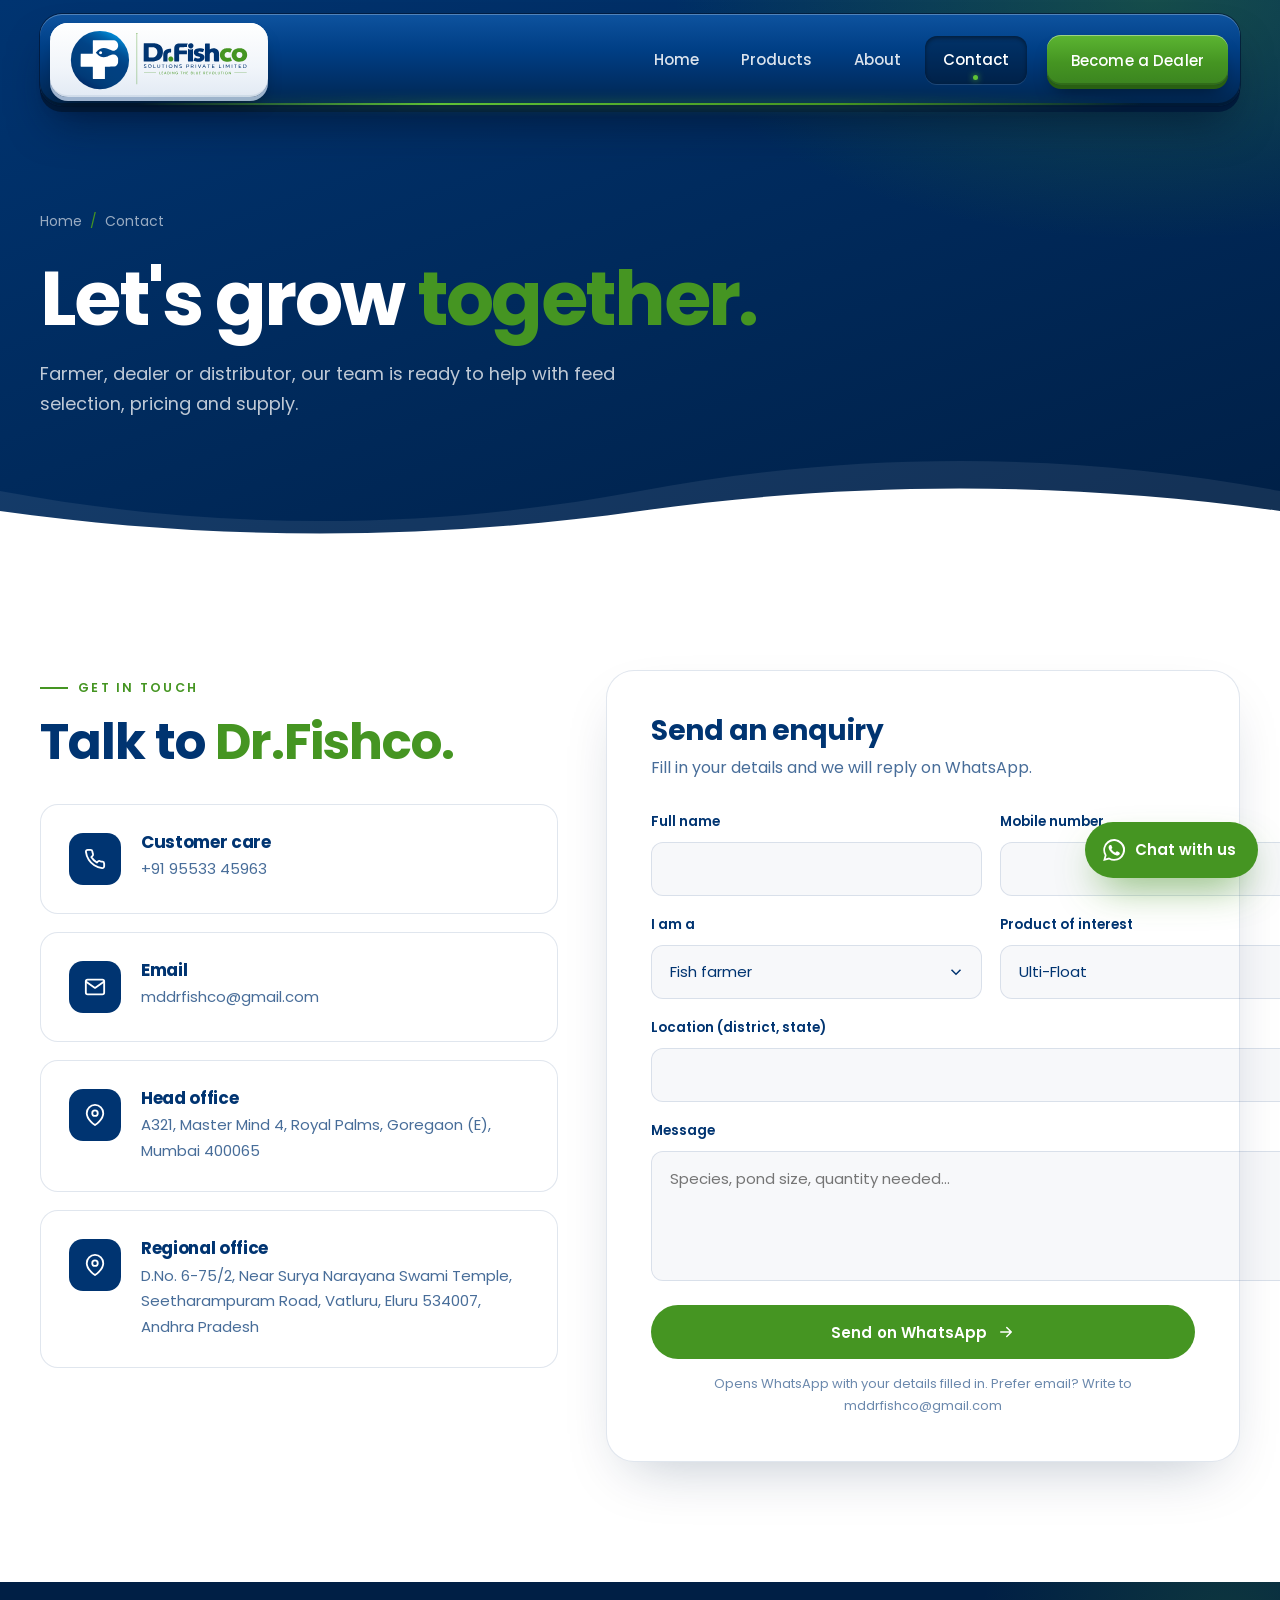
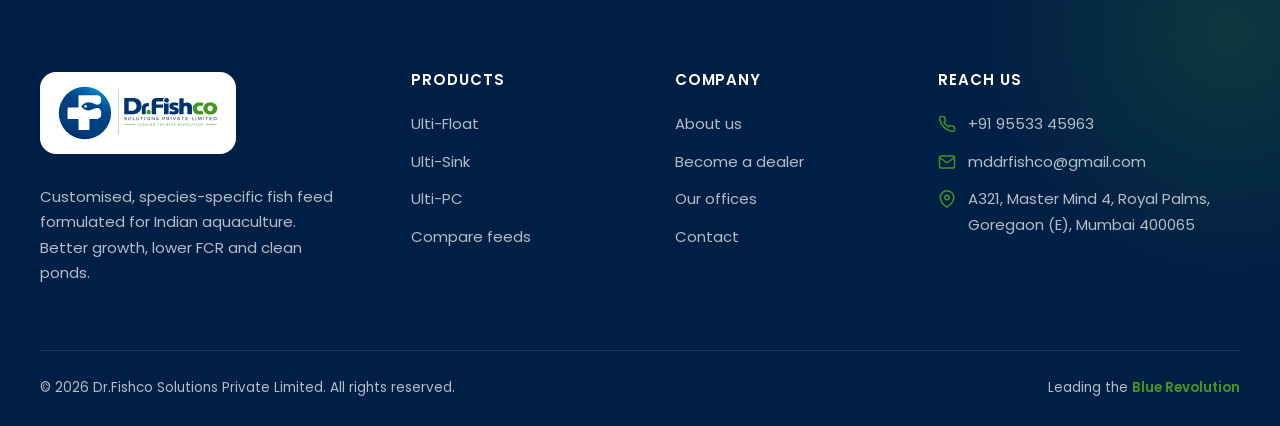
<file: contact.html>
<!DOCTYPE html>
<html lang="en">
<head>
<meta charset="utf-8">
<meta name="viewport" content="width=device-width, initial-scale=1">
<title>Contact Dr.Fishco Solutions | Dealer & Product Enquiries</title>
<meta name="description" content="Contact Dr.Fishco Solutions for fish feed orders, dealership and technical support. Call +91 95533 45963 or email mddrfishco@gmail.com.">
<meta name="theme-color" content="#003471">
<link rel="canonical" href="https://drfishcosolutions.com/contact.html">
<meta property="og:type" content="website">
<meta property="og:title" content="Contact Dr.Fishco Solutions | Dealer & Product Enquiries">
<meta property="og:description" content="Contact Dr.Fishco Solutions for fish feed orders, dealership and technical support. Call +91 95533 45963 or email mddrfishco@gmail.com.">
<meta property="og:url" content="https://drfishcosolutions.com/contact.html">
<meta property="og:image" content="https://drfishcosolutions.com/assets/img/og-image.jpg">
<link rel="icon" type="image/svg+xml" href="assets/logo/logo-icon.svg">
<link rel="apple-touch-icon" href="assets/img/apple-touch-icon.png">
<link rel="preload" href="assets/fonts/poppins-700.woff2" as="font" type="font/woff2" crossorigin>
<link rel="preload" href="assets/fonts/poppins-400.woff2" as="font" type="font/woff2" crossorigin>
<link rel="stylesheet" href="assets/css/style.css">
</head>
<body>
<a class="sr-only" href="#main">Skip to content</a>
<header class="site-header" id="top">
  <div class="container nav">
    <a class="brand" href="index.html" aria-label="Dr.Fishco Solutions home"><img src="assets/logo/logo-nav.svg" alt="Dr.Fishco Solutions Private Limited" width="178" height="60"></a>
    <ul class="nav-links" id="menu">
      <li><a href="index.html">Home</a></li>
      <li><a href="products.html">Products</a></li>
      <li><a href="about.html">About</a></li>
      <li><a href="contact.html" class="active" aria-current="page">Contact</a></li>
      <li><a class="btn btn-green" href="contact.html#enquiry">Become a Dealer</a></li>
    </ul>
    <button class="menu-toggle" aria-label="Open menu" aria-expanded="false" aria-controls="menu"><span class="bars"><span></span><span></span><span></span></span></button>
  </div>
</header>
<main id="main">

<section class="page-hero">
  <div class="container">
    <p class="crumb reveal"><a href="index.html">Home</a><span>/</span>Contact</p>
    <h1 class="h-xl reveal d1">Let's grow <span class="g">together.</span></h1>
    <p class="lead reveal d2">Farmer, dealer or distributor, our team is ready to help with feed selection, pricing and supply.</p>
  </div>
  <div class="hero-wave" aria-hidden="true"><svg viewBox="0 0 2880 110" preserveAspectRatio="none"><path fill="rgba(255,255,255,.08)" d="M0 50c240 40 480 40 720 0s480-40 720 0 480 40 720 0 480-40 720 0v60H0z"/><path fill="#fff" d="M0 70c240 30 480 30 720 0s480-30 720 0 480 30 720 0 480-30 720 0v40H0z"/></svg></div>
</section>
<section id="enquiry">
  <div class="container contact-grid">
    <div id="offices">
      <span class="kicker reveal">Get in touch</span>
      <h2 class="h-lg reveal d1" style="margin:16px 0 34px">Talk to <span class="g">Dr.Fishco.</span></h2>
      <a class="c-card reveal" href="tel:+919553345963"><span class="ic"><svg viewBox="0 0 24 24"><path d="M22 16.9v3a2 2 0 0 1-2.2 2 19.8 19.8 0 0 1-8.6-3.1 19.5 19.5 0 0 1-6-6A19.8 19.8 0 0 1 2.1 4.2 2 2 0 0 1 4.1 2h3a2 2 0 0 1 2 1.7c.1 1 .4 1.9.7 2.8a2 2 0 0 1-.5 2.1L8 9.9a16 16 0 0 0 6 6l1.3-1.3a2 2 0 0 1 2.1-.4c.9.3 1.8.6 2.8.7a2 2 0 0 1 1.7 2z"/></svg></span><div><h3>Customer care</h3><p>+91 95533 45963</p></div></a>
      <a class="c-card reveal" href="mailto:mddrfishco@gmail.com"><span class="ic"><svg viewBox="0 0 24 24"><rect x="2" y="4" width="20" height="16" rx="2"/><path d="m22 6-10 7L2 6"/></svg></span><div><h3>Email</h3><p>mddrfishco@gmail.com</p></div></a>
      <div class="c-card reveal"><span class="ic"><svg viewBox="0 0 24 24"><path d="M21 10c0 7-9 13-9 13S3 17 3 10a9 9 0 0 1 18 0z"/><circle cx="12" cy="10" r="3"/></svg></span><div><h3>Head office</h3><p>A321, Master Mind 4, Royal Palms, Goregaon (E), Mumbai 400065</p></div></div>
      <div class="c-card reveal"><span class="ic"><svg viewBox="0 0 24 24"><path d="M21 10c0 7-9 13-9 13S3 17 3 10a9 9 0 0 1 18 0z"/><circle cx="12" cy="10" r="3"/></svg></span><div><h3>Regional office</h3><p>D.No. 6-75/2, Near Surya Narayana Swami Temple, Seetharampuram Road, Vatluru, Eluru 534007, Andhra Pradesh</p></div></div>
    </div>
    <form class="form reveal d1" id="enquiry-form" novalidate>
      <h2>Send an enquiry</h2>
      <p>Fill in your details and we will reply on WhatsApp.</p>
      <div class="fgrid">
        <div class="field"><label for="f-name">Full name</label><input id="f-name" name="name" required autocomplete="name"></div>
        <div class="field"><label for="f-phone">Mobile number</label><input id="f-phone" name="phone" type="tel" required autocomplete="tel" inputmode="tel"></div>
        <div class="field"><label for="f-type">I am a</label><select id="f-type" name="type"><option>Fish farmer</option><option>Dealer / Distributor</option><option>Hatchery</option><option>Other</option></select></div>
        <div class="field"><label for="f-product">Product of interest</label><select id="f-product" name="product"><option>Ulti-Float</option><option>Ulti-Sink</option><option>Ulti-PC</option><option>Not sure yet</option></select></div>
        <div class="field full"><label for="f-loc">Location (district, state)</label><input id="f-loc" name="location"></div>
        <div class="field full"><label for="f-msg">Message</label><textarea id="f-msg" name="message" placeholder="Species, pond size, quantity needed..."></textarea></div>
      </div>
      <button class="btn btn-green" type="submit">Send on WhatsApp <svg viewBox="0 0 24 24" fill="none" stroke="currentColor" stroke-width="2" stroke-linecap="round" stroke-linejoin="round"><path d="M5 12h14M13 6l6 6-6 6"/></svg></button>
      <small>Opens WhatsApp with your details filled in. Prefer email? Write to mddrfishco@gmail.com</small>
    </form>
  </div>
</section>
</main>
<footer class="site-footer">
  <div class="container">
    <div class="foot-grid">
      <div class="foot-brand">
        <a class="logo-chip" href="index.html"><img src="assets/logo/logo-nav.svg" alt="Dr.Fishco Solutions" width="160" height="54" loading="lazy"></a>
        <p>Customised, species-specific fish feed formulated for Indian aquaculture. Better growth, lower FCR and clean ponds.</p>
      </div>
      <div>
        <h4>Products</h4>
        <ul>
          <li><a href="products.html#ulti-float">Ulti-Float</a></li>
          <li><a href="products.html#ulti-sink">Ulti-Sink</a></li>
          <li><a href="products.html#ulti-pc">Ulti-PC</a></li>
          <li><a href="products.html#compare">Compare feeds</a></li>
        </ul>
      </div>
      <div>
        <h4>Company</h4>
        <ul>
          <li><a href="about.html">About us</a></li>
          <li><a href="contact.html#enquiry">Become a dealer</a></li>
          <li><a href="contact.html#offices">Our offices</a></li>
          <li><a href="contact.html">Contact</a></li>
        </ul>
      </div>
      <div>
        <h4>Reach us</h4>
        <ul class="foot-contact">
          <li><svg viewBox="0 0 24 24"><path d="M22 16.9v3a2 2 0 0 1-2.2 2 19.8 19.8 0 0 1-8.6-3.1 19.5 19.5 0 0 1-6-6A19.8 19.8 0 0 1 2.1 4.2 2 2 0 0 1 4.1 2h3a2 2 0 0 1 2 1.7c.1 1 .4 1.9.7 2.8a2 2 0 0 1-.5 2.1L8 9.9a16 16 0 0 0 6 6l1.3-1.3a2 2 0 0 1 2.1-.4c.9.3 1.8.6 2.8.7a2 2 0 0 1 1.7 2z"/></svg><a href="tel:+919553345963">+91 95533 45963</a></li>
          <li><svg viewBox="0 0 24 24"><rect x="2" y="4" width="20" height="16" rx="2"/><path d="m22 6-10 7L2 6"/></svg><a href="mailto:mddrfishco@gmail.com">mddrfishco@gmail.com</a></li>
          <li><svg viewBox="0 0 24 24"><path d="M21 10c0 7-9 13-9 13S3 17 3 10a9 9 0 0 1 18 0z"/><circle cx="12" cy="10" r="3"/></svg><span>A321, Master Mind 4, Royal Palms, Goregaon (E), Mumbai 400065</span></li>
        </ul>
      </div>
    </div>
    <div class="foot-bottom">
      <span>&copy; <span id="yr">2026</span> Dr.Fishco Solutions Private Limited. All rights reserved.</span>
      <span>Leading the <b>Blue Revolution</b></span>
    </div>
  </div>
</footer>
<a class="fab" href="https://wa.me/919553345963?text=Hello%20Dr.Fishco%2C%20I%20would%20like%20to%20know%20more%20about%20your%20fish%20feed." target="_blank" rel="noopener" aria-label="Chat on WhatsApp"><svg viewBox="0 0 24 24"><path d="M17.5 14.4c-.3-.1-1.8-.9-2-1s-.5-.1-.7.1-.8 1-1 1.2-.4.2-.6.1a8 8 0 0 1-4-3.5c-.3-.5.3-.5.9-1.6.1-.2 0-.4 0-.5l-.9-2.2c-.2-.6-.5-.5-.7-.5h-.6a1.1 1.1 0 0 0-.8.4 3.4 3.4 0 0 0-1 2.5 5.9 5.9 0 0 0 1.2 3.1 13.4 13.4 0 0 0 5.2 4.6c1.9.8 2.7.9 3.6.8a3.1 3.1 0 0 0 2-1.4 2.5 2.5 0 0 0 .2-1.4c-.1-.1-.3-.2-.6-.3zM12 21.8a9.8 9.8 0 0 1-5-1.4l-.4-.2-3.7 1 1-3.6-.2-.4A9.8 9.8 0 1 1 12 21.8zM20.5 3.5A11.8 11.8 0 0 0 1.9 17.7L.2 24l6.4-1.7A11.8 11.8 0 0 0 12 23.7 11.8 11.8 0 0 0 20.5 3.5z"/></svg><span>Chat with us</span></a>
<script src="assets/js/main.js" defer></script>
</body>
</html>
</file>
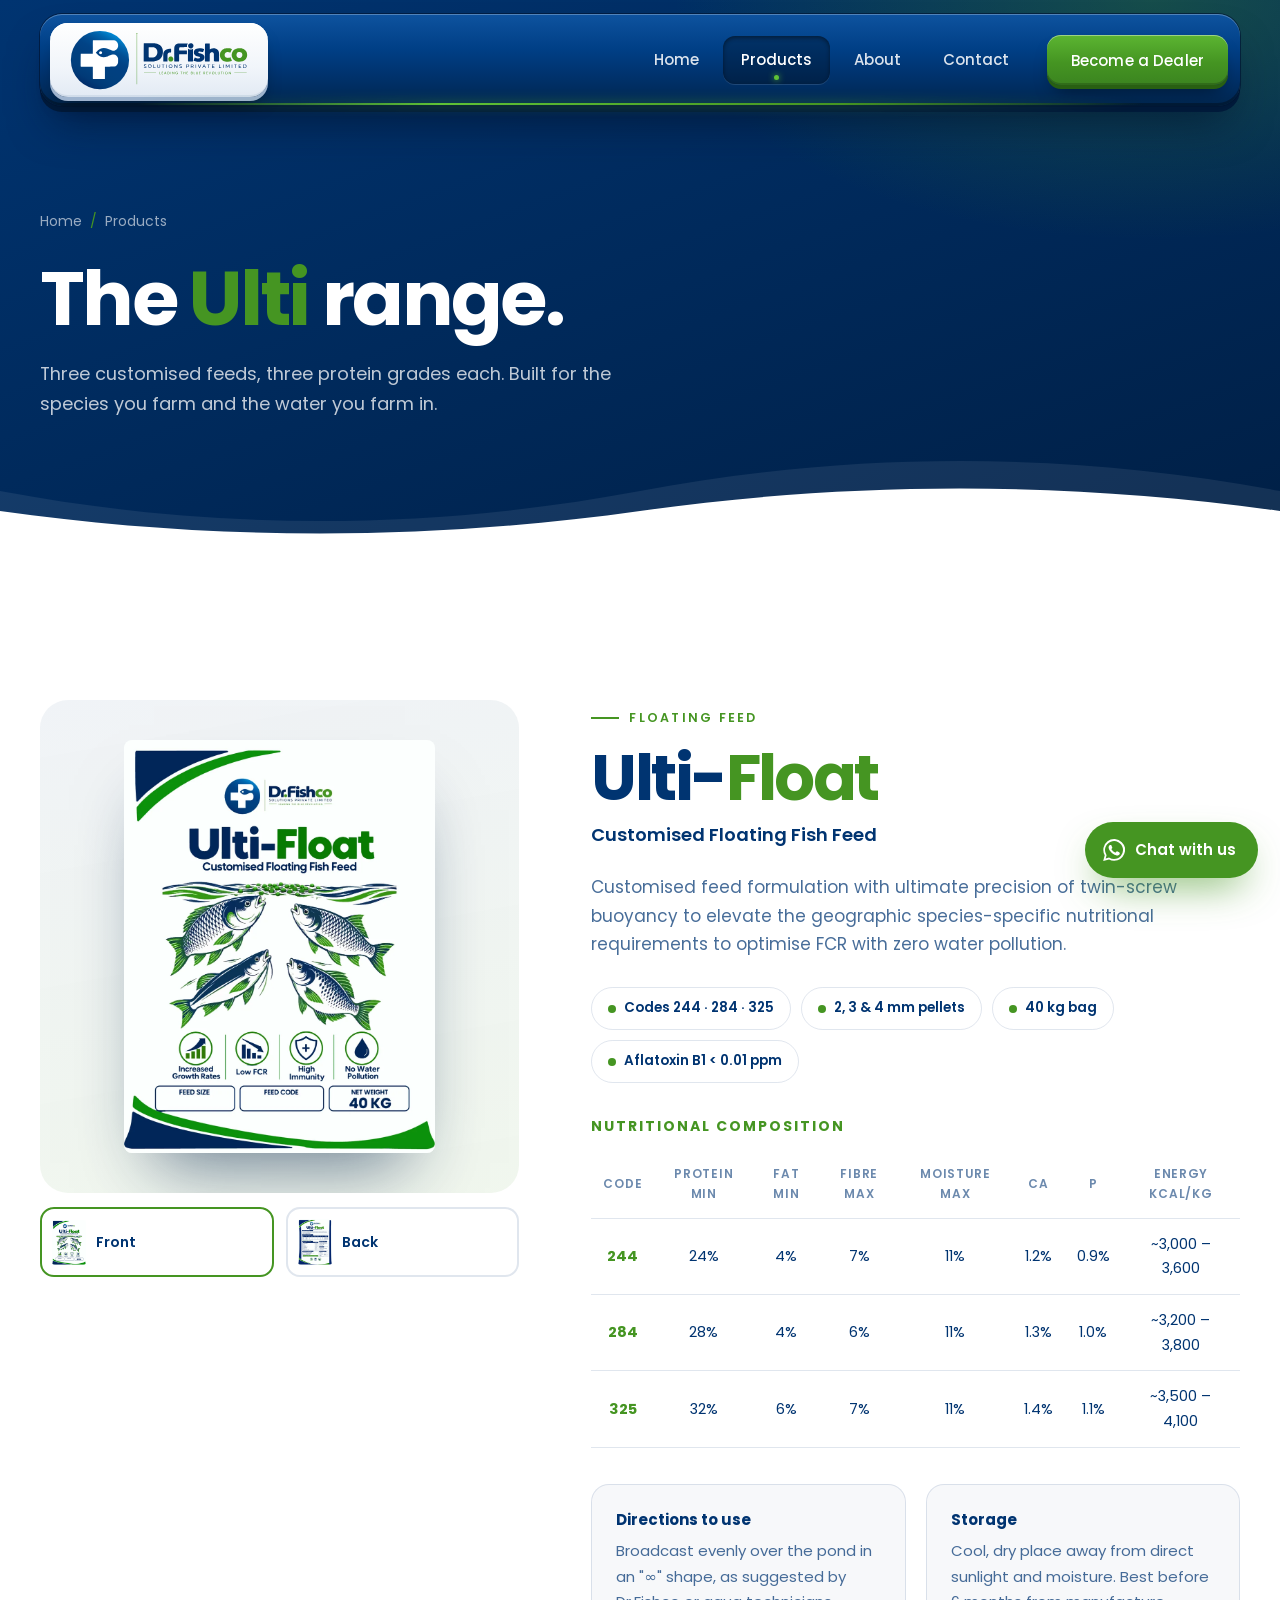
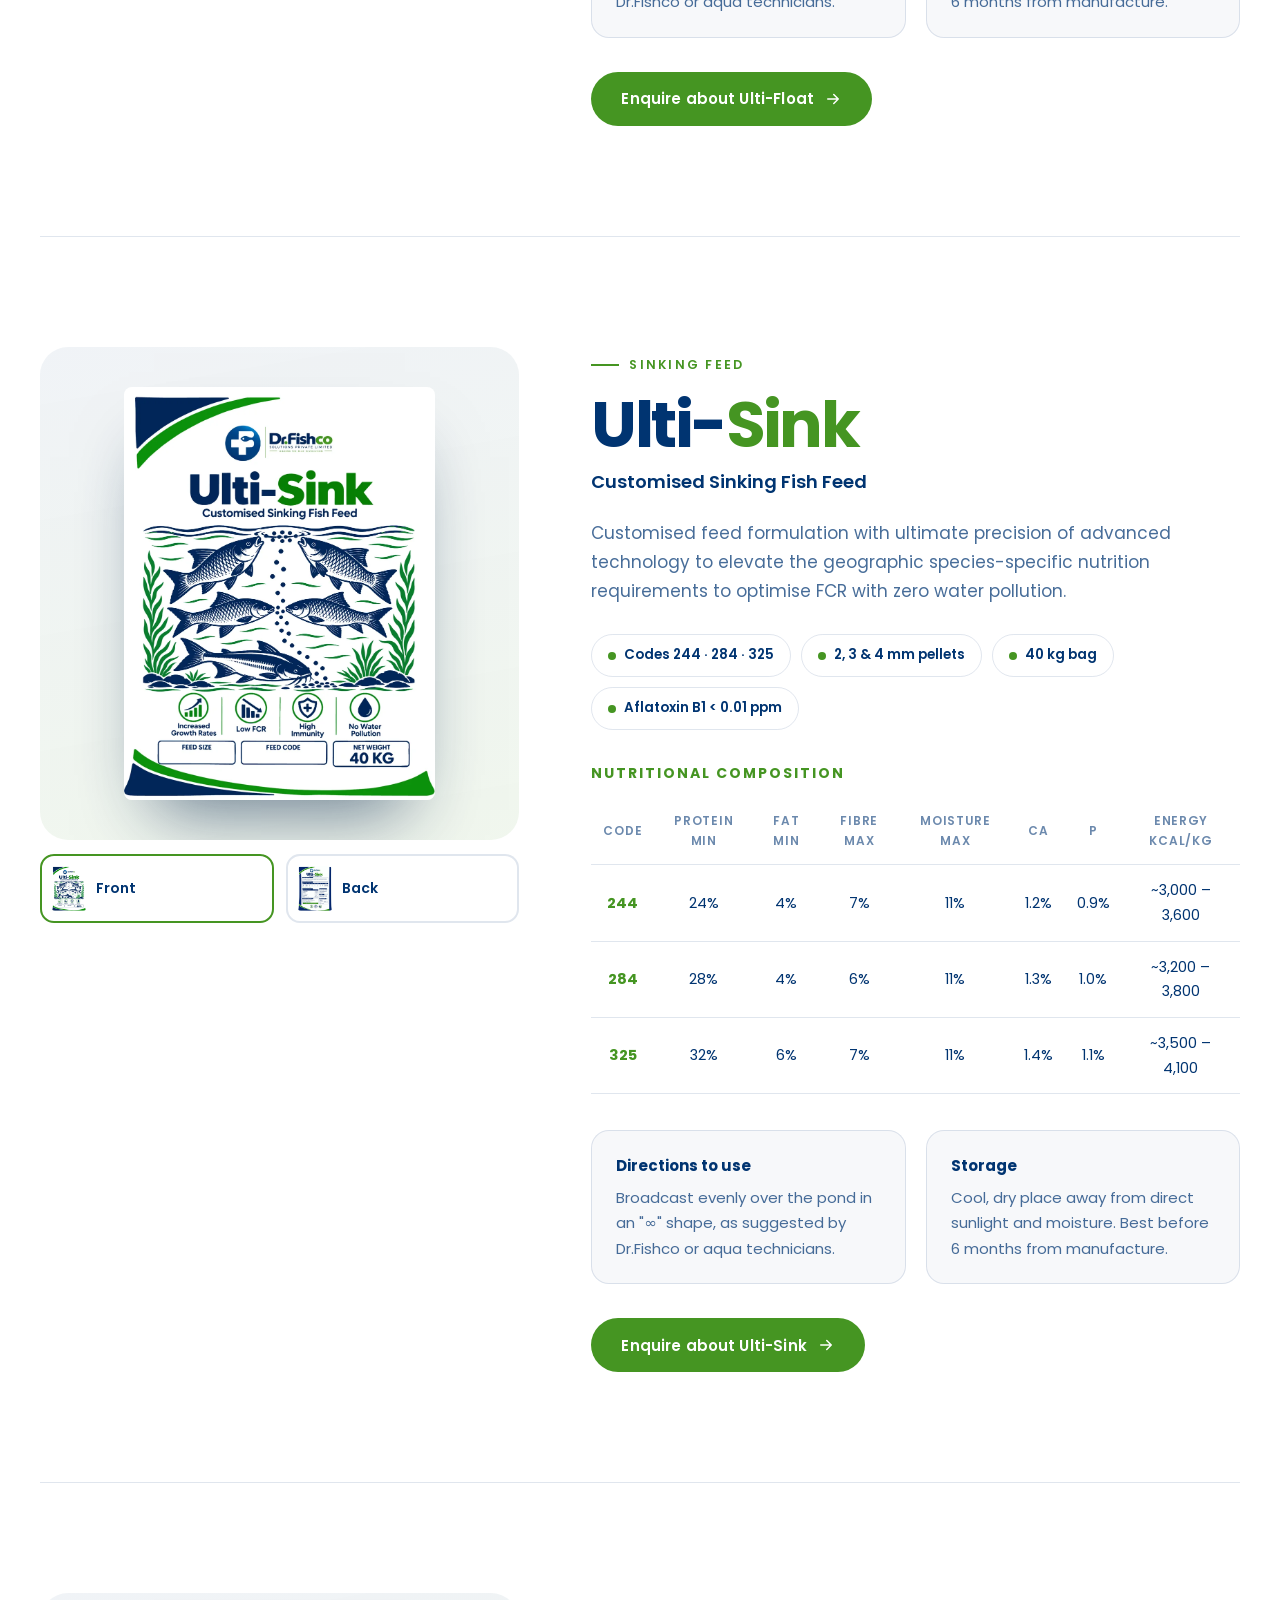
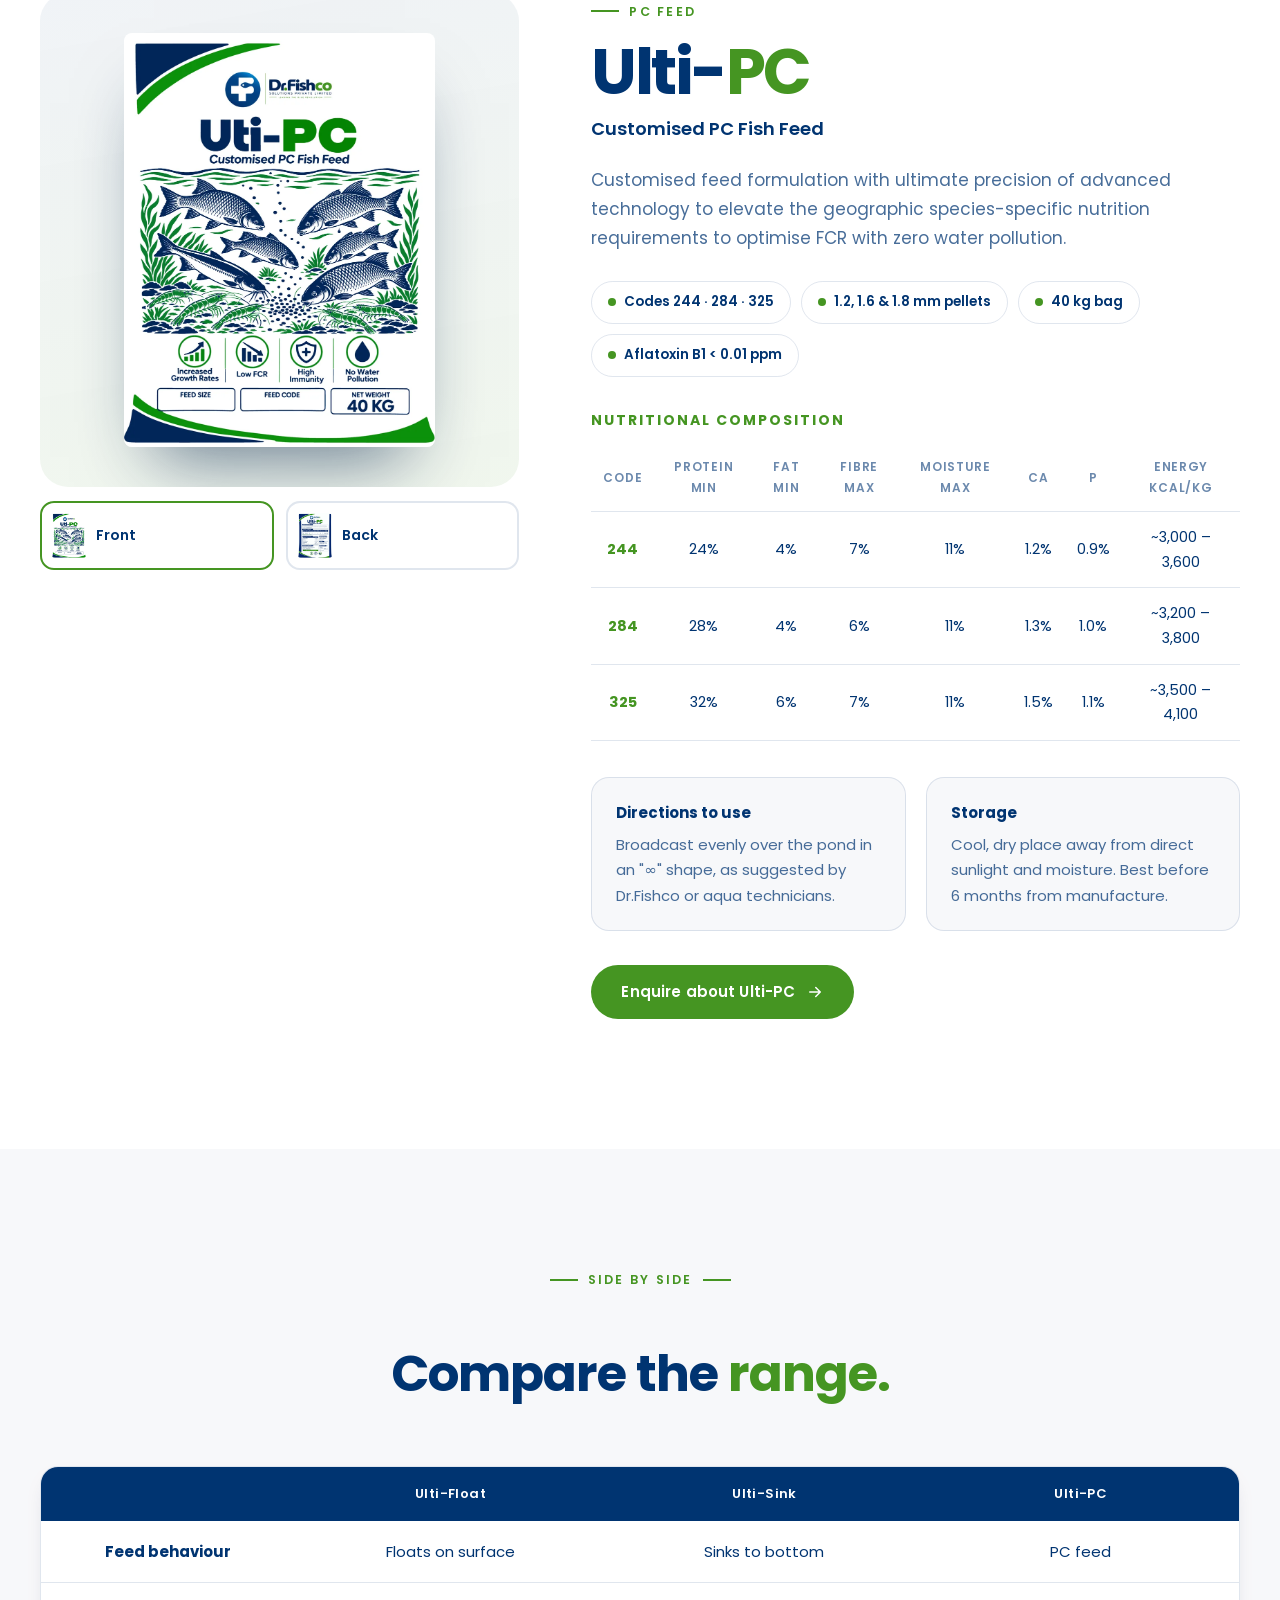
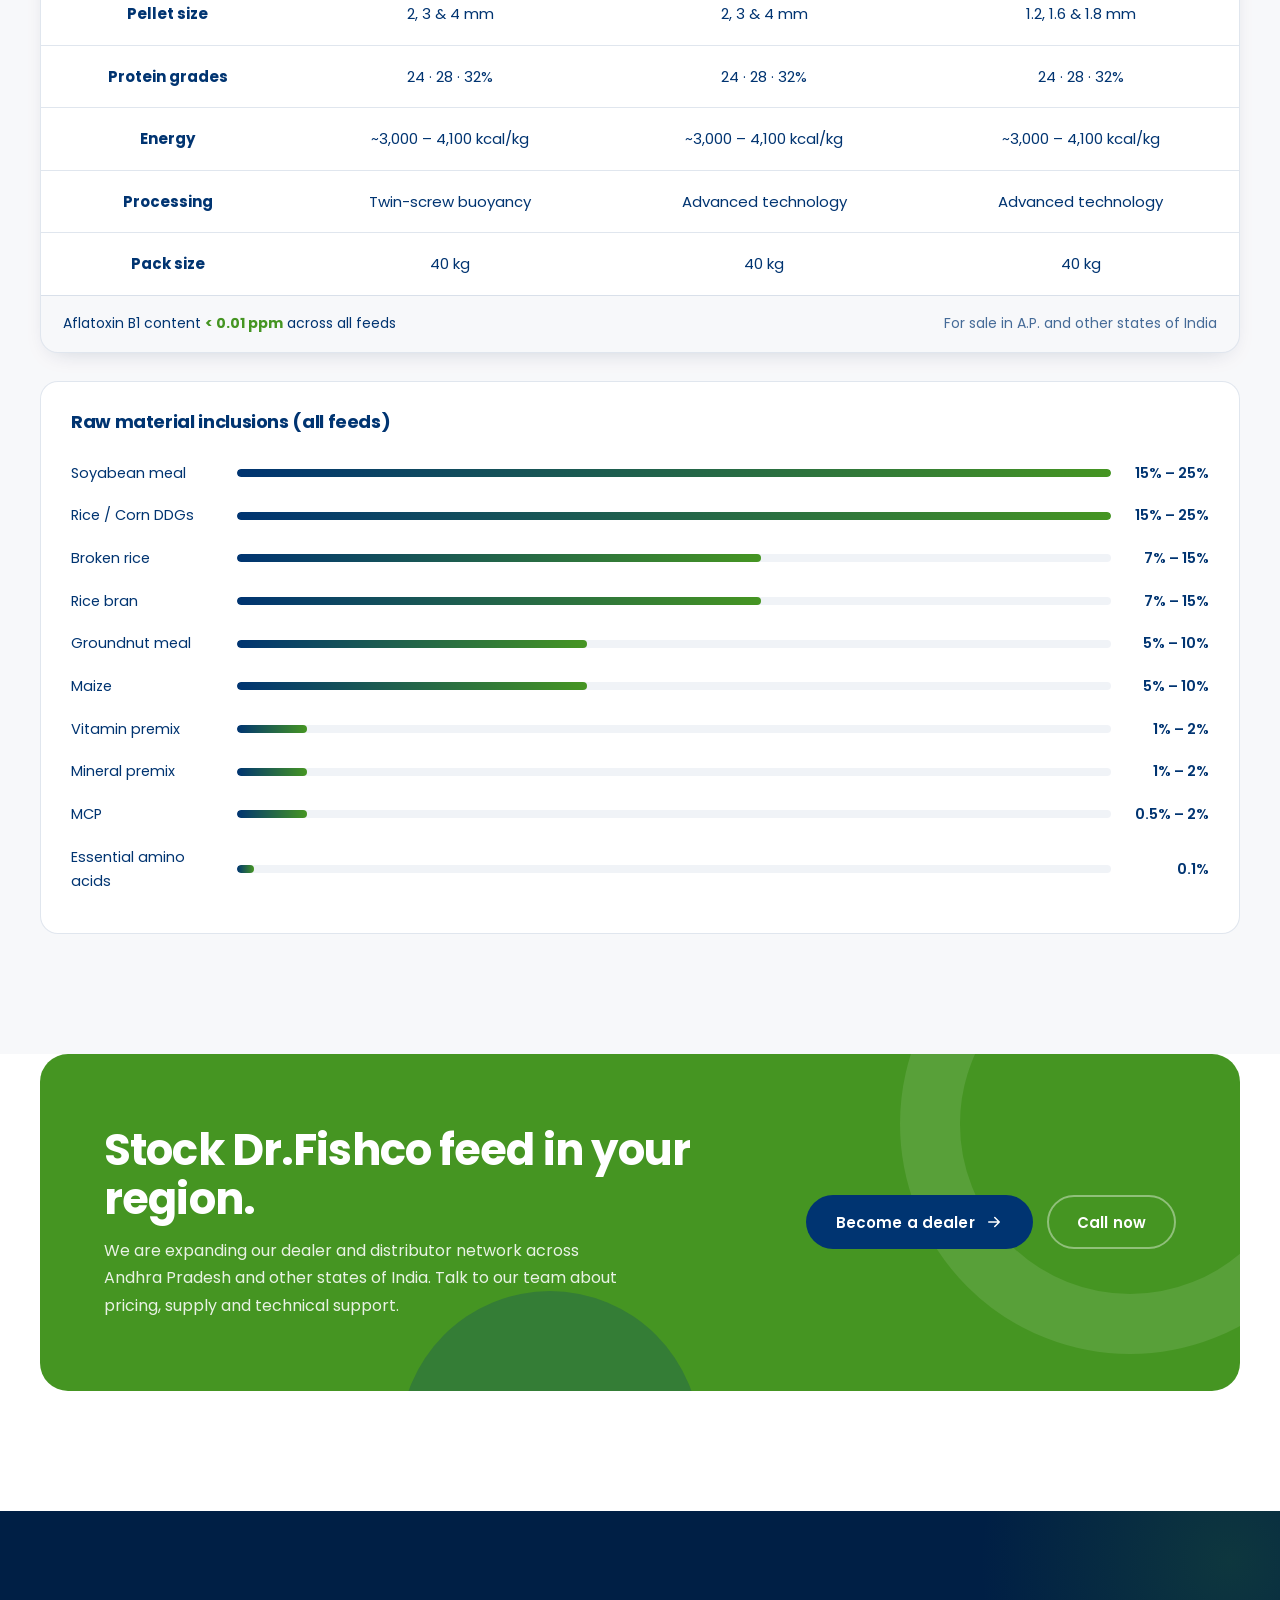
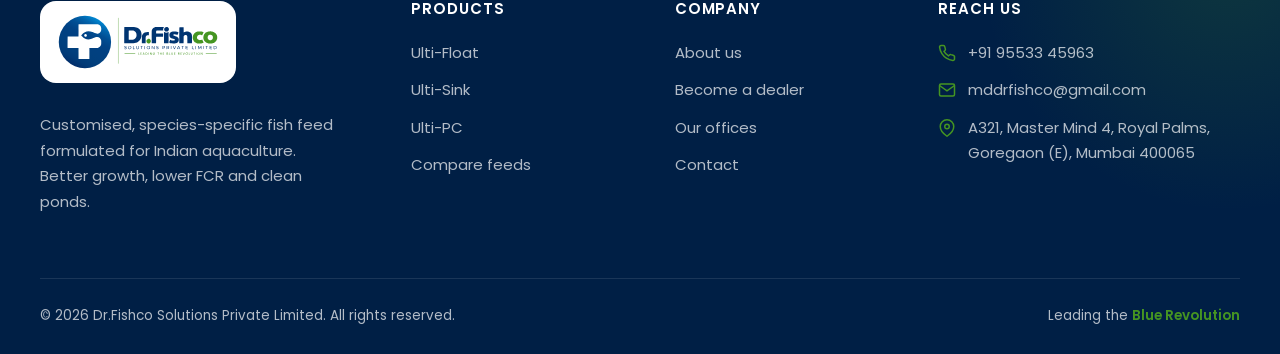
<file: products.html>
<!DOCTYPE html>
<html lang="en">
<head>
<meta charset="utf-8">
<meta name="viewport" content="width=device-width, initial-scale=1">
<title>Products | Ulti-Float, Ulti-Sink & Ulti-PC Fish Feed | Dr.Fishco</title>
<meta name="description" content="Full nutritional composition, pellet sizes and ingredients for Dr.Fishco Ulti-Float, Ulti-Sink and Ulti-PC customised fish feeds.">
<meta name="theme-color" content="#003471">
<link rel="canonical" href="https://drfishcosolutions.com/products.html">
<meta property="og:type" content="website">
<meta property="og:title" content="Products | Ulti-Float, Ulti-Sink & Ulti-PC Fish Feed | Dr.Fishco">
<meta property="og:description" content="Full nutritional composition, pellet sizes and ingredients for Dr.Fishco Ulti-Float, Ulti-Sink and Ulti-PC customised fish feeds.">
<meta property="og:url" content="https://drfishcosolutions.com/products.html">
<meta property="og:image" content="https://drfishcosolutions.com/assets/img/og-image.jpg">
<link rel="icon" type="image/svg+xml" href="assets/logo/logo-icon.svg">
<link rel="apple-touch-icon" href="assets/img/apple-touch-icon.png">
<link rel="preload" href="assets/fonts/poppins-700.woff2" as="font" type="font/woff2" crossorigin>
<link rel="preload" href="assets/fonts/poppins-400.woff2" as="font" type="font/woff2" crossorigin>
<link rel="stylesheet" href="assets/css/style.css">
</head>
<body>
<a class="sr-only" href="#main">Skip to content</a>
<header class="site-header" id="top">
  <div class="container nav">
    <a class="brand" href="index.html" aria-label="Dr.Fishco Solutions home"><img src="assets/logo/logo-nav.svg" alt="Dr.Fishco Solutions Private Limited" width="178" height="60"></a>
    <ul class="nav-links" id="menu">
      <li><a href="index.html">Home</a></li>
      <li><a href="products.html" class="active" aria-current="page">Products</a></li>
      <li><a href="about.html">About</a></li>
      <li><a href="contact.html">Contact</a></li>
      <li><a class="btn btn-green" href="contact.html#enquiry">Become a Dealer</a></li>
    </ul>
    <button class="menu-toggle" aria-label="Open menu" aria-expanded="false" aria-controls="menu"><span class="bars"><span></span><span></span><span></span></span></button>
  </div>
</header>
<main id="main">

<section class="page-hero">
  <div class="container">
    <p class="crumb reveal"><a href="index.html">Home</a><span>/</span>Products</p>
    <h1 class="h-xl reveal d1">The <span class="g">Ulti</span> range.</h1>
    <p class="lead reveal d2">Three customised feeds, three protein grades each. Built for the species you farm and the water you farm in.</p>
  </div>
  <div class="hero-wave" aria-hidden="true"><svg viewBox="0 0 2880 110" preserveAspectRatio="none"><path fill="rgba(255,255,255,.08)" d="M0 50c240 40 480 40 720 0s480-40 720 0 480 40 720 0 480-40 720 0v60H0z"/><path fill="#fff" d="M0 70c240 30 480 30 720 0s480-30 720 0 480 30 720 0 480-30 720 0v40H0z"/></svg></div>
</section>
<section style="padding-top:40px;padding-bottom:20px"><div class="container"><div class="pd" id="ulti-float">
  <div class="pd-gallery reveal" data-gallery>
    <div class="pd-main"><img src="assets/img/bag-float-front.webp" alt="Ulti-Float bag front" width="900" height="1200" loading="lazy"></div>
    <div class="pd-thumbs">
      <button aria-pressed="true" data-src="assets/img/bag-float-front.webp" data-alt="Ulti-Float bag front"><img src="assets/img/bag-float-front.webp" alt="" loading="lazy">Front</button>
      <button aria-pressed="false" data-src="assets/img/bag-float-back.webp" data-alt="Ulti-Float bag back"><img src="assets/img/bag-float-back.webp" alt="" loading="lazy">Back</button>
    </div>
  </div>
  <div class="pd-info">
    <span class="kicker reveal">Floating feed</span>
    <h2 class="reveal d1">Ulti-<span class="g">Float</span></h2>
    <p class="sub reveal d1">Customised Floating Fish Feed</p>
    <p class="desc reveal d2">Customised feed formulation with ultimate precision of twin-screw buoyancy to elevate the geographic species-specific nutritional requirements to optimise FCR with zero water pollution.</p>
    <div class="chips reveal d2"><span class="chip"><i></i>Codes 244 · 284 · 325</span><span class="chip"><i></i>2, 3 &amp; 4 mm pellets</span><span class="chip"><i></i>40 kg bag</span><span class="chip"><i></i>Aflatoxin B1 &lt; 0.01 ppm</span></div>
    <div class="pd-block reveal"><h3>Nutritional composition</h3><div class="table-scroll"><table class="mini-table"><thead><tr><th>Code</th><th>Protein min</th><th>Fat min</th><th>Fibre max</th><th>Moisture max</th><th>Ca</th><th>P</th><th>Energy kcal/kg</th></tr></thead><tbody><tr><td>244</td><td>24%</td><td>4%</td><td>7%</td><td>11%</td><td>1.2%</td><td>0.9%</td><td>~3,000 – 3,600</td></tr><tr><td>284</td><td>28%</td><td>4%</td><td>6%</td><td>11%</td><td>1.3%</td><td>1.0%</td><td>~3,200 – 3,800</td></tr><tr><td>325</td><td>32%</td><td>6%</td><td>7%</td><td>11%</td><td>1.4%</td><td>1.1%</td><td>~3,500 – 4,100</td></tr></tbody></table></div></div>
    <div class="pd-block two-col reveal">
      <div class="note"><b>Directions to use</b><p>Broadcast evenly over the pond in an "&infin;" shape, as suggested by Dr.Fishco or aqua technicians.</p></div>
      <div class="note"><b>Storage</b><p>Cool, dry place away from direct sunlight and moisture. Best before 6 months from manufacture.</p></div>
    </div>
    <div class="hero-actions reveal" style="margin-top:34px"><a class="btn btn-green" href="contact.html?product=Ulti-Float#enquiry">Enquire about Ulti-Float <svg viewBox="0 0 24 24" fill="none" stroke="currentColor" stroke-width="2" stroke-linecap="round" stroke-linejoin="round"><path d="M5 12h14M13 6l6 6-6 6"/></svg></a></div>
  </div>
</div><div class="pd" id="ulti-sink">
  <div class="pd-gallery reveal" data-gallery>
    <div class="pd-main"><img src="assets/img/bag-sink-front.webp" alt="Ulti-Sink bag front" width="900" height="1200" loading="lazy"></div>
    <div class="pd-thumbs">
      <button aria-pressed="true" data-src="assets/img/bag-sink-front.webp" data-alt="Ulti-Sink bag front"><img src="assets/img/bag-sink-front.webp" alt="" loading="lazy">Front</button>
      <button aria-pressed="false" data-src="assets/img/bag-sink-back.webp" data-alt="Ulti-Sink bag back"><img src="assets/img/bag-sink-back.webp" alt="" loading="lazy">Back</button>
    </div>
  </div>
  <div class="pd-info">
    <span class="kicker reveal">Sinking feed</span>
    <h2 class="reveal d1">Ulti-<span class="g">Sink</span></h2>
    <p class="sub reveal d1">Customised Sinking Fish Feed</p>
    <p class="desc reveal d2">Customised feed formulation with ultimate precision of advanced technology to elevate the geographic species-specific nutrition requirements to optimise FCR with zero water pollution.</p>
    <div class="chips reveal d2"><span class="chip"><i></i>Codes 244 · 284 · 325</span><span class="chip"><i></i>2, 3 &amp; 4 mm pellets</span><span class="chip"><i></i>40 kg bag</span><span class="chip"><i></i>Aflatoxin B1 &lt; 0.01 ppm</span></div>
    <div class="pd-block reveal"><h3>Nutritional composition</h3><div class="table-scroll"><table class="mini-table"><thead><tr><th>Code</th><th>Protein min</th><th>Fat min</th><th>Fibre max</th><th>Moisture max</th><th>Ca</th><th>P</th><th>Energy kcal/kg</th></tr></thead><tbody><tr><td>244</td><td>24%</td><td>4%</td><td>7%</td><td>11%</td><td>1.2%</td><td>0.9%</td><td>~3,000 – 3,600</td></tr><tr><td>284</td><td>28%</td><td>4%</td><td>6%</td><td>11%</td><td>1.3%</td><td>1.0%</td><td>~3,200 – 3,800</td></tr><tr><td>325</td><td>32%</td><td>6%</td><td>7%</td><td>11%</td><td>1.4%</td><td>1.1%</td><td>~3,500 – 4,100</td></tr></tbody></table></div></div>
    <div class="pd-block two-col reveal">
      <div class="note"><b>Directions to use</b><p>Broadcast evenly over the pond in an "&infin;" shape, as suggested by Dr.Fishco or aqua technicians.</p></div>
      <div class="note"><b>Storage</b><p>Cool, dry place away from direct sunlight and moisture. Best before 6 months from manufacture.</p></div>
    </div>
    <div class="hero-actions reveal" style="margin-top:34px"><a class="btn btn-green" href="contact.html?product=Ulti-Sink#enquiry">Enquire about Ulti-Sink <svg viewBox="0 0 24 24" fill="none" stroke="currentColor" stroke-width="2" stroke-linecap="round" stroke-linejoin="round"><path d="M5 12h14M13 6l6 6-6 6"/></svg></a></div>
  </div>
</div><div class="pd" id="ulti-pc">
  <div class="pd-gallery reveal" data-gallery>
    <div class="pd-main"><img src="assets/img/bag-pc-front.webp" alt="Ulti-PC bag front" width="900" height="1200" loading="lazy"></div>
    <div class="pd-thumbs">
      <button aria-pressed="true" data-src="assets/img/bag-pc-front.webp" data-alt="Ulti-PC bag front"><img src="assets/img/bag-pc-front.webp" alt="" loading="lazy">Front</button>
      <button aria-pressed="false" data-src="assets/img/bag-pc-back.webp" data-alt="Ulti-PC bag back"><img src="assets/img/bag-pc-back.webp" alt="" loading="lazy">Back</button>
    </div>
  </div>
  <div class="pd-info">
    <span class="kicker reveal">PC feed</span>
    <h2 class="reveal d1">Ulti-<span class="g">PC</span></h2>
    <p class="sub reveal d1">Customised PC Fish Feed</p>
    <p class="desc reveal d2">Customised feed formulation with ultimate precision of advanced technology to elevate the geographic species-specific nutrition requirements to optimise FCR with zero water pollution.</p>
    <div class="chips reveal d2"><span class="chip"><i></i>Codes 244 · 284 · 325</span><span class="chip"><i></i>1.2, 1.6 &amp; 1.8 mm pellets</span><span class="chip"><i></i>40 kg bag</span><span class="chip"><i></i>Aflatoxin B1 &lt; 0.01 ppm</span></div>
    <div class="pd-block reveal"><h3>Nutritional composition</h3><div class="table-scroll"><table class="mini-table"><thead><tr><th>Code</th><th>Protein min</th><th>Fat min</th><th>Fibre max</th><th>Moisture max</th><th>Ca</th><th>P</th><th>Energy kcal/kg</th></tr></thead><tbody><tr><td>244</td><td>24%</td><td>4%</td><td>7%</td><td>11%</td><td>1.2%</td><td>0.9%</td><td>~3,000 – 3,600</td></tr><tr><td>284</td><td>28%</td><td>4%</td><td>6%</td><td>11%</td><td>1.3%</td><td>1.0%</td><td>~3,200 – 3,800</td></tr><tr><td>325</td><td>32%</td><td>6%</td><td>7%</td><td>11%</td><td>1.5%</td><td>1.1%</td><td>~3,500 – 4,100</td></tr></tbody></table></div></div>
    <div class="pd-block two-col reveal">
      <div class="note"><b>Directions to use</b><p>Broadcast evenly over the pond in an "&infin;" shape, as suggested by Dr.Fishco or aqua technicians.</p></div>
      <div class="note"><b>Storage</b><p>Cool, dry place away from direct sunlight and moisture. Best before 6 months from manufacture.</p></div>
    </div>
    <div class="hero-actions reveal" style="margin-top:34px"><a class="btn btn-green" href="contact.html?product=Ulti-PC#enquiry">Enquire about Ulti-PC <svg viewBox="0 0 24 24" fill="none" stroke="currentColor" stroke-width="2" stroke-linecap="round" stroke-linejoin="round"><path d="M5 12h14M13 6l6 6-6 6"/></svg></a></div>
  </div>
</div></div></section>

<section class="tint" id="compare">
  <div class="container">
    <div class="sec-head center"><span class="kicker center reveal">Side by side</span><h2 class="h-lg reveal d1">Compare the <span class="g">range.</span></h2></div>
    <div class="table-card reveal"><div class="table-scroll"><table class="nutri">
      <thead><tr><th></th><th>Ulti-Float</th><th>Ulti-Sink</th><th>Ulti-PC</th></tr></thead>
      <tbody>
        <tr><td>Feed behaviour</td><td>Floats on surface</td><td>Sinks to bottom</td><td>PC feed</td></tr>
        <tr><td>Pellet size</td><td>2, 3 &amp; 4 mm</td><td>2, 3 &amp; 4 mm</td><td>1.2, 1.6 &amp; 1.8 mm</td></tr>
        <tr><td>Protein grades</td><td>24 · 28 · 32%</td><td>24 · 28 · 32%</td><td>24 · 28 · 32%</td></tr>
        <tr><td>Energy</td><td>~3,000 – 4,100 kcal/kg</td><td>~3,000 – 4,100 kcal/kg</td><td>~3,000 – 4,100 kcal/kg</td></tr>
        <tr><td>Processing</td><td>Twin-screw buoyancy</td><td>Advanced technology</td><td>Advanced technology</td></tr>
        <tr><td>Pack size</td><td>40 kg</td><td>40 kg</td><td>40 kg</td></tr>
      </tbody></table></div>
      <div class="table-foot"><span>Aflatoxin B1 content <b>&lt; 0.01 ppm</b> across all feeds</span><span class="muted">For sale in A.P. and other states of India</span></div></div>
    <div class="ing-grid" style="grid-template-columns:1fr">
      <div class="ing-card reveal" data-bars><h3>Raw material inclusions (all feeds)</h3><div class="ing-row"><span>Soyabean meal</span><span class="bar"><i style="--w:100%"></i></span><em>15% – 25%</em></div><div class="ing-row"><span>Rice / Corn DDGs</span><span class="bar"><i style="--w:100%"></i></span><em>15% – 25%</em></div><div class="ing-row"><span>Broken rice</span><span class="bar"><i style="--w:60%"></i></span><em>7% – 15%</em></div><div class="ing-row"><span>Rice bran</span><span class="bar"><i style="--w:60%"></i></span><em>7% – 15%</em></div><div class="ing-row"><span>Groundnut meal</span><span class="bar"><i style="--w:40%"></i></span><em>5% – 10%</em></div><div class="ing-row"><span>Maize</span><span class="bar"><i style="--w:40%"></i></span><em>5% – 10%</em></div><div class="ing-row"><span>Vitamin premix</span><span class="bar"><i style="--w:8%"></i></span><em>1% – 2%</em></div><div class="ing-row"><span>Mineral premix</span><span class="bar"><i style="--w:8%"></i></span><em>1% – 2%</em></div><div class="ing-row"><span>MCP</span><span class="bar"><i style="--w:8%"></i></span><em>0.5% – 2%</em></div><div class="ing-row"><span>Essential amino acids</span><span class="bar"><i style="--w:2%"></i></span><em>0.1%</em></div></div>
    </div>
  </div>
</section>
<section class="cta"><div class="container"><div class="cta-box reveal">
  <div><h2>Stock Dr.Fishco feed in your region.</h2><p>We are expanding our dealer and distributor network across Andhra Pradesh and other states of India. Talk to our team about pricing, supply and technical support.</p></div>
  <div class="cta-actions"><a class="btn btn-navy" href="contact.html#enquiry">Become a dealer <svg viewBox="0 0 24 24" fill="none" stroke="currentColor" stroke-width="2" stroke-linecap="round" stroke-linejoin="round"><path d="M5 12h14M13 6l6 6-6 6"/></svg></a><a class="btn btn-ghost" href="tel:+919553345963">Call now</a></div>
</div></div></section>
</main>
<footer class="site-footer">
  <div class="container">
    <div class="foot-grid">
      <div class="foot-brand">
        <a class="logo-chip" href="index.html"><img src="assets/logo/logo-nav.svg" alt="Dr.Fishco Solutions" width="160" height="54" loading="lazy"></a>
        <p>Customised, species-specific fish feed formulated for Indian aquaculture. Better growth, lower FCR and clean ponds.</p>
      </div>
      <div>
        <h4>Products</h4>
        <ul>
          <li><a href="products.html#ulti-float">Ulti-Float</a></li>
          <li><a href="products.html#ulti-sink">Ulti-Sink</a></li>
          <li><a href="products.html#ulti-pc">Ulti-PC</a></li>
          <li><a href="products.html#compare">Compare feeds</a></li>
        </ul>
      </div>
      <div>
        <h4>Company</h4>
        <ul>
          <li><a href="about.html">About us</a></li>
          <li><a href="contact.html#enquiry">Become a dealer</a></li>
          <li><a href="contact.html#offices">Our offices</a></li>
          <li><a href="contact.html">Contact</a></li>
        </ul>
      </div>
      <div>
        <h4>Reach us</h4>
        <ul class="foot-contact">
          <li><svg viewBox="0 0 24 24"><path d="M22 16.9v3a2 2 0 0 1-2.2 2 19.8 19.8 0 0 1-8.6-3.1 19.5 19.5 0 0 1-6-6A19.8 19.8 0 0 1 2.1 4.2 2 2 0 0 1 4.1 2h3a2 2 0 0 1 2 1.7c.1 1 .4 1.9.7 2.8a2 2 0 0 1-.5 2.1L8 9.9a16 16 0 0 0 6 6l1.3-1.3a2 2 0 0 1 2.1-.4c.9.3 1.8.6 2.8.7a2 2 0 0 1 1.7 2z"/></svg><a href="tel:+919553345963">+91 95533 45963</a></li>
          <li><svg viewBox="0 0 24 24"><rect x="2" y="4" width="20" height="16" rx="2"/><path d="m22 6-10 7L2 6"/></svg><a href="mailto:mddrfishco@gmail.com">mddrfishco@gmail.com</a></li>
          <li><svg viewBox="0 0 24 24"><path d="M21 10c0 7-9 13-9 13S3 17 3 10a9 9 0 0 1 18 0z"/><circle cx="12" cy="10" r="3"/></svg><span>A321, Master Mind 4, Royal Palms, Goregaon (E), Mumbai 400065</span></li>
        </ul>
      </div>
    </div>
    <div class="foot-bottom">
      <span>&copy; <span id="yr">2026</span> Dr.Fishco Solutions Private Limited. All rights reserved.</span>
      <span>Leading the <b>Blue Revolution</b></span>
    </div>
  </div>
</footer>
<a class="fab" href="https://wa.me/919553345963?text=Hello%20Dr.Fishco%2C%20I%20would%20like%20to%20know%20more%20about%20your%20fish%20feed." target="_blank" rel="noopener" aria-label="Chat on WhatsApp"><svg viewBox="0 0 24 24"><path d="M17.5 14.4c-.3-.1-1.8-.9-2-1s-.5-.1-.7.1-.8 1-1 1.2-.4.2-.6.1a8 8 0 0 1-4-3.5c-.3-.5.3-.5.9-1.6.1-.2 0-.4 0-.5l-.9-2.2c-.2-.6-.5-.5-.7-.5h-.6a1.1 1.1 0 0 0-.8.4 3.4 3.4 0 0 0-1 2.5 5.9 5.9 0 0 0 1.2 3.1 13.4 13.4 0 0 0 5.2 4.6c1.9.8 2.7.9 3.6.8a3.1 3.1 0 0 0 2-1.4 2.5 2.5 0 0 0 .2-1.4c-.1-.1-.3-.2-.6-.3zM12 21.8a9.8 9.8 0 0 1-5-1.4l-.4-.2-3.7 1 1-3.6-.2-.4A9.8 9.8 0 1 1 12 21.8zM20.5 3.5A11.8 11.8 0 0 0 1.9 17.7L.2 24l6.4-1.7A11.8 11.8 0 0 0 12 23.7 11.8 11.8 0 0 0 20.5 3.5z"/></svg><span>Chat with us</span></a>
<script src="assets/js/main.js" defer></script>
</body>
</html>
</file>
<file: assets/css/style.css>
/* Dr.Fishco Solutions — two-colour system: Navy #003471 + Green #459522 */
@font-face{font-family:'Poppins';font-style:normal;font-weight:400;font-display:swap;src:url(../fonts/poppins-400.woff2) format('woff2')}
@font-face{font-family:'Poppins';font-style:normal;font-weight:500;font-display:swap;src:url(../fonts/poppins-500.woff2) format('woff2')}
@font-face{font-family:'Poppins';font-style:normal;font-weight:600;font-display:swap;src:url(../fonts/poppins-600.woff2) format('woff2')}
@font-face{font-family:'Poppins';font-style:normal;font-weight:700;font-display:swap;src:url(../fonts/poppins-700.woff2) format('woff2')}
:root{
  --navy:#003471;
  --navy-900:#001f45;
  --navy-800:#00285a;
  --navy-70:rgba(0,52,113,.72);
  --navy-55:rgba(0,52,113,.58);
  --navy-12:rgba(0,52,113,.12);
  --navy-06:rgba(0,52,113,.06);
  --navy-03:rgba(0,52,113,.03);
  --green:#459522;
  --green-700:#377a1a;
  --green-14:rgba(69,149,34,.14);
  --green-08:rgba(69,149,34,.08);
  --white:#ffffff;
  --r-sm:10px;
  --r:18px;
  --r-lg:28px;
  --ease:cubic-bezier(.2,.7,.2,1);
  --shadow:0 24px 60px -24px rgba(0,31,69,.28);
  --shadow-sm:0 8px 24px -12px rgba(0,31,69,.22);
}
*,*::before,*::after{box-sizing:border-box;margin:0;padding:0}
html{scroll-behavior:smooth;-webkit-text-size-adjust:100%}
body{font-family:'Poppins',system-ui,-apple-system,'Segoe UI',sans-serif;color:var(--navy);background:var(--white);line-height:1.7;font-size:16px;overflow-x:hidden;-webkit-font-smoothing:antialiased}
img{max-width:100%;display:block;height:auto}
a{color:inherit;text-decoration:none}
button{font-family:inherit}
.container{width:min(1200px,100% - 40px);margin-inline:auto}
.sr-only{position:absolute;width:1px;height:1px;overflow:hidden;clip:rect(0 0 0 0)}
:focus-visible{outline:3px solid var(--green);outline-offset:3px;border-radius:4px}

/* ---------- Type ---------- */
.kicker{display:inline-flex;align-items:center;gap:10px;font-size:12.5px;font-weight:600;letter-spacing:.18em;text-transform:uppercase;color:var(--green)}
.kicker::before{content:"";width:28px;height:2px;background:currentColor}
.kicker.light{color:#fff}
.kicker.center::after{content:"";width:28px;height:2px;background:currentColor}
h1,h2,h3,h4{font-weight:700;line-height:1.12;letter-spacing:-.02em}
.h-xl{font-size:clamp(38px,6vw,76px);letter-spacing:-.035em}
.h-lg{font-size:clamp(30px,4vw,50px)}
.h-md{font-size:clamp(22px,2.4vw,30px)}
.g{color:var(--green)}
.lead{font-size:clamp(16px,1.4vw,18.5px);color:var(--navy-70);max-width:56ch}
.muted{color:var(--navy-70)}

/* ---------- Buttons ---------- */
.btn{display:inline-flex;align-items:center;justify-content:center;gap:10px;height:54px;padding:0 28px;border-radius:999px;font-weight:600;font-size:15px;letter-spacing:.01em;border:2px solid transparent;cursor:pointer;transition:background .25s,color .25s,border-color .25s,transform .25s var(--ease),box-shadow .25s}
.btn svg{width:18px;height:18px;transition:transform .25s var(--ease)}
.btn:hover svg{transform:translateX(4px)}
.btn-green{background:var(--green);color:#fff}
.btn-green:hover{background:var(--green-700);box-shadow:0 14px 30px -12px rgba(69,149,34,.7);transform:translateY(-2px)}
.btn-navy{background:var(--navy);color:#fff}
.btn-navy:hover{background:var(--navy-900);transform:translateY(-2px);box-shadow:var(--shadow-sm)}
.btn-ghost{border-color:rgba(255,255,255,.4);color:#fff}
.btn-ghost:hover{background:#fff;color:var(--navy);border-color:#fff}
.btn-line{border-color:var(--navy-12);color:var(--navy)}
.btn-line:hover{border-color:var(--navy);background:var(--navy);color:#fff}

/* ---------- Header ---------- */
.topbar{background:var(--navy-900);color:rgba(255,255,255,.78);font-size:13px}
.topbar .container{display:flex;justify-content:space-between;align-items:center;height:40px;gap:20px}
.topbar a:hover{color:#fff}
.topbar .tb-left{display:flex;gap:26px}
.topbar .tb-left span{display:inline-flex;align-items:center;gap:8px}
.topbar svg{width:14px;height:14px;stroke:var(--green);fill:none;stroke-width:2}
.topbar .tb-right{color:#fff;font-weight:500;letter-spacing:.04em}
.topbar .tb-right b{color:var(--green);font-weight:600}

.site-header{position:sticky;top:0;z-index:100;background:rgba(255,255,255,.92);backdrop-filter:saturate(1.4) blur(14px);-webkit-backdrop-filter:saturate(1.4) blur(14px);transition:box-shadow .3s,background .3s}
.site-header.scrolled{box-shadow:0 1px 0 var(--navy-12),0 10px 30px -18px rgba(0,31,69,.3)}
.nav{display:flex;align-items:center;justify-content:space-between;height:90px;gap:24px;transition:height .3s}
.scrolled .nav{height:70px}
.brand{display:flex;align-items:center}
.brand img{height:66px;width:auto;transition:height .3s}
.scrolled .brand img{height:56px}
.nav-links{display:flex;align-items:center;gap:6px;list-style:none}
.nav-links a{position:relative;display:block;padding:10px 16px;font-size:15px;font-weight:500;border-radius:999px;transition:color .2s,background .2s}
.nav-links a:not(.btn):hover{background:var(--navy-06)}
.nav-links a.active{color:var(--green)}
.nav-links a.active::after{content:"";position:absolute;left:50%;bottom:2px;width:5px;height:5px;margin-left:-2.5px;border-radius:50%;background:var(--green)}
.nav-links .btn{display:inline-flex;align-items:center;justify-content:center;height:46px;padding:0 24px;margin-left:14px;line-height:1}
.menu-toggle{display:none;width:46px;height:46px;border-radius:50%;border:1px solid var(--navy-12);background:#fff;cursor:pointer;place-items:center}
.menu-toggle span{display:block;width:20px;height:2px;background:var(--navy);border-radius:2px;transition:transform .3s var(--ease),opacity .2s}
.menu-toggle span+span{margin-top:5px}
.menu-toggle .bars{display:block}

/* ---------- Hero ---------- */
.hero{position:relative;background:var(--navy);color:#fff;overflow:hidden;isolation:isolate}
.hero::before{content:"";position:absolute;inset:0;z-index:-1;background:
  radial-gradient(900px 500px at 85% 15%,rgba(69,149,34,.32),transparent 60%),
  radial-gradient(700px 600px at -10% 110%,rgba(255,255,255,.08),transparent 60%),
  linear-gradient(160deg,var(--navy) 0%,var(--navy-900) 100%)}
.hero-grid{display:grid;grid-template-columns:1.05fr .95fr;gap:40px;align-items:center;min-height:calc(100vh - 124px);max-height:900px;padding:80px 0 140px}
.hero h1{margin:22px 0 24px}
.hero h1 .line{display:block}
.hero .lead{color:rgba(255,255,255,.78);margin-bottom:38px}
.hero-actions{display:flex;gap:14px;flex-wrap:wrap}
.hero-meta{display:flex;gap:34px;margin-top:52px;padding-top:30px;border-top:1px solid rgba(255,255,255,.14);flex-wrap:wrap}
.hero-meta div b{display:block;font-size:26px;font-weight:700;letter-spacing:-.02em}
.hero-meta div b em{font-style:normal;color:var(--green)}
.hero-meta div span{font-size:13px;color:rgba(255,255,255,.62);letter-spacing:.02em}

.bag-stage{position:relative;height:600px;perspective:1400px}
.bag-stage .bag{position:absolute;width:52%;border-radius:10px;box-shadow:0 40px 80px -30px rgba(0,0,0,.6);transition:transform .8s var(--ease)}
.bag-stage .bag img{border-radius:10px}
.bag-stage .b1{left:0;top:70px;transform:rotate(-9deg) translateZ(0);z-index:1}
.bag-stage .b3{right:0;top:70px;transform:rotate(9deg);z-index:1}
.bag-stage .b2{left:24%;top:0;z-index:2;width:54%}
.bag-stage:hover .b1{transform:rotate(-13deg) translateX(-18px)}
.bag-stage:hover .b3{transform:rotate(13deg) translateX(18px)}
.bag-stage:hover .b2{transform:translateY(-10px)}
.bag-stage .halo{position:absolute;left:50%;bottom:-20px;width:90%;height:70px;transform:translateX(-50%);background:radial-gradient(closest-side,rgba(0,0,0,.45),transparent);filter:blur(8px)}
.float-badge{position:absolute;z-index:3;background:#fff;color:var(--navy);border-radius:16px;padding:14px 18px;box-shadow:var(--shadow);display:flex;align-items:center;gap:12px;font-size:13px;line-height:1.35;animation:bob 5s ease-in-out infinite}
.float-badge b{display:block;font-size:15px}
.float-badge .ic{width:40px;height:40px;border-radius:12px;background:var(--green);display:grid;place-items:center;flex:none}
.float-badge .ic svg{width:20px;height:20px;stroke:#fff;fill:none;stroke-width:2}
.fb1{left:-6%;bottom:90px}
.fb2{right:-4%;top:24px;animation-delay:-2.5s}
.fb2 .ic{background:var(--navy)}
@keyframes bob{0%,100%{transform:translateY(0)}50%{transform:translateY(-10px)}}

.hero-wave{position:absolute;left:0;right:0;bottom:-1px;height:110px;z-index:1;pointer-events:none}
.hero-wave svg{width:200%;height:100%;animation:wave 18s linear infinite}
@keyframes wave{to{transform:translateX(-50%)}}

/* ---------- Marquee ---------- */
.ticker{background:var(--green);color:#fff;overflow:hidden;white-space:nowrap;padding:16px 0;font-weight:600;font-size:15px;letter-spacing:.04em}
.ticker-track{display:inline-flex;gap:46px;animation:tick 40s linear infinite;padding-left:46px}
.ticker-track span{display:inline-flex;align-items:center;gap:46px}
.ticker-track span::after{content:"";width:7px;height:7px;border-radius:50%;background:var(--navy)}
@keyframes tick{to{transform:translateX(-50%)}}

/* ---------- Sections ---------- */
section{padding:120px 0;position:relative}
.tint{background:var(--navy-03)}
.sec-head{display:grid;grid-template-columns:1fr 1fr;gap:40px;align-items:end;margin-bottom:64px}
.sec-head h2{margin-top:16px}
.sec-head.center{grid-template-columns:1fr;text-align:center;justify-items:center}
.sec-head.center .lead{margin-inline:auto}

/* ---------- Product cards ---------- */
.prod-grid{display:grid;grid-template-columns:repeat(3,1fr);gap:28px}
.prod{position:relative;border-radius:var(--r-lg);background:#fff;border:1px solid var(--navy-12);overflow:hidden;display:flex;flex-direction:column;transition:transform .5s var(--ease),box-shadow .5s,border-color .3s}
.prod:hover{transform:translateY(-8px);box-shadow:var(--shadow);border-color:transparent}
.prod-media{position:relative;aspect-ratio:1/1;background:linear-gradient(170deg,var(--navy-06),var(--green-08));display:grid;place-items:center;overflow:hidden}
.prod-media::before{content:"";position:absolute;width:76%;aspect-ratio:1;border-radius:50%;background:#fff;opacity:.7}
.prod-media img{position:relative;width:56%;border-radius:6px;box-shadow:0 30px 50px -24px rgba(0,31,69,.55);transform:rotate(-4deg);transition:transform .7s var(--ease)}
.prod:hover .prod-media img{transform:rotate(0) scale(1.05)}
.prod-tag{position:absolute;top:20px;left:20px;z-index:2;font-size:12px;font-weight:600;letter-spacing:.08em;text-transform:uppercase;padding:7px 14px;border-radius:999px;background:var(--navy);color:#fff}
.prod-tag.g{background:var(--green);color:#fff}
.prod-body{padding:30px 30px 32px;display:flex;flex-direction:column;flex:1}
.prod-body h3{font-size:30px;letter-spacing:-.03em}
.prod-body .sub{font-size:14px;font-weight:500;color:var(--navy-70);margin:4px 0 18px}
.prod-specs{display:grid;grid-template-columns:repeat(3,1fr);border:1px solid var(--navy-12);border-radius:var(--r-sm);margin-bottom:24px}
.prod-specs div{padding:12px 10px;text-align:center}
.prod-specs div+div{border-left:1px solid var(--navy-12)}
.prod-specs b{display:block;font-size:16px}
.prod-specs span{font-size:11.5px;color:var(--navy-55);letter-spacing:.04em;text-transform:uppercase}
.prod-body .more{margin-top:auto;display:inline-flex;align-items:center;gap:8px;font-weight:600;color:var(--green);font-size:15px}
.prod-body .more svg{width:18px;height:18px;transition:transform .25s}
.prod:hover .more svg{transform:translateX(5px)}
.prod a.cover{position:absolute;inset:0;z-index:3}

/* ---------- Benefits ---------- */
.benefits{position:relative;background:var(--navy);color:#fff;overflow:hidden;isolation:isolate}
.benefits::before{content:"";position:absolute;inset:0;z-index:-1;background:radial-gradient(700px 400px at 0% 0%,rgba(69,149,34,.28),transparent 60%),radial-gradient(600px 500px at 100% 100%,rgba(255,255,255,.06),transparent 60%)}
.benefits .lead{color:rgba(255,255,255,.72)}
.ben-grid{display:grid;grid-template-columns:repeat(4,1fr);gap:1px;background:rgba(255,255,255,.12);border-radius:var(--r-lg);overflow:hidden;border:1px solid rgba(255,255,255,.12)}
.ben{background:var(--navy);padding:42px 32px;transition:background .4s}
.ben:hover{background:var(--navy-800)}
.ben .ic{width:62px;height:62px;border-radius:18px;border:1.5px solid rgba(255,255,255,.2);display:grid;place-items:center;margin-bottom:30px;transition:background .4s,border-color .4s}
.ben:hover .ic{background:var(--green);border-color:var(--green)}
.ben .ic svg{width:28px;height:28px;stroke:#fff;fill:none;stroke-width:1.8;stroke-linecap:round;stroke-linejoin:round}
.ben .n{font-size:13px;color:var(--green);font-weight:600;letter-spacing:.14em}
.ben h3{font-size:22px;margin:8px 0 12px}
.ben p{color:rgba(255,255,255,.68);font-size:15px}

/* ---------- Split / story ---------- */
.split{display:grid;grid-template-columns:1fr 1fr;gap:80px;align-items:center}
.split h2{margin:16px 0 22px}
.split p+p{margin-top:16px}
.art-frame{position:relative;border-radius:var(--r-lg);overflow:hidden;background:#fff;border:1px solid var(--navy-12);box-shadow:var(--shadow)}
.art-frame img{width:100%}
.art-frame .cap{position:absolute;left:20px;bottom:20px;right:20px;background:var(--navy);color:#fff;border-radius:14px;padding:16px 20px;display:flex;justify-content:space-between;align-items:center;gap:12px;font-size:14px}
.art-frame .cap b{font-size:16px}
.art-frame .cap span{color:var(--green);font-weight:600;white-space:nowrap}
.check-list{list-style:none;margin-top:28px;display:grid;gap:14px}
.check-list li{display:flex;gap:14px;align-items:flex-start;font-weight:500}
.check-list li::before{content:"";flex:none;width:24px;height:24px;margin-top:2px;border-radius:50%;background:var(--green) url("data:image/svg+xml,%3Csvg xmlns='http://www.w3.org/2000/svg' viewBox='0 0 24 24' fill='none' stroke='white' stroke-width='3' stroke-linecap='round' stroke-linejoin='round'%3E%3Cpath d='M5 12l5 5 9-10'/%3E%3C/svg%3E") center/14px no-repeat}

/* ---------- Nutrition tabs ---------- */
.tabs{display:inline-flex;padding:6px;border-radius:999px;background:#fff;border:1px solid var(--navy-12);margin-bottom:28px;gap:4px;flex-wrap:wrap}
.tab{border:0;background:transparent;height:46px;padding:0 24px;border-radius:999px;font-size:15px;font-weight:600;color:var(--navy);cursor:pointer;transition:background .25s,color .25s}
.tab .g{transition:color .25s}
.tab[aria-selected="true"]{background:var(--navy);color:#fff}
.tab[aria-selected="true"] .g{color:#7fd35a}
.panel[hidden]{display:none}
.panel{animation:fade .5s var(--ease)}
@keyframes fade{from{opacity:0;transform:translateY(10px)}to{opacity:1;transform:none}}
.table-card{background:#fff;border-radius:var(--r);border:1px solid var(--navy-12);overflow:hidden;box-shadow:var(--shadow-sm)}
.table-scroll{overflow-x:auto;-webkit-overflow-scrolling:touch}
table.nutri{width:100%;border-collapse:collapse;min-width:820px;font-size:15px}
.nutri th{background:var(--navy);color:#fff;font-weight:600;font-size:13px;letter-spacing:.03em;padding:18px 16px;text-align:center;line-height:1.35}
.nutri th small{display:block;font-weight:400;opacity:.7;font-size:11.5px}
.nutri td{padding:18px 16px;text-align:center;border-bottom:1px solid var(--navy-12);font-variant-numeric:tabular-nums}
.nutri tr:last-child td{border-bottom:0}
.nutri tbody tr{transition:background .2s}
.nutri tbody tr:hover{background:var(--green-08)}
.nutri td:first-child{font-weight:700}
.code-pill{display:inline-block;min-width:58px;padding:5px 12px;border-radius:999px;background:var(--green-14);color:var(--green-700);font-weight:700}
.table-foot{display:flex;justify-content:space-between;align-items:center;gap:16px;flex-wrap:wrap;padding:16px 22px;border-top:1px solid var(--navy-12);background:var(--navy-03);font-size:14px}
.table-foot b{color:var(--green)}

/* ---------- Ingredients ---------- */
.ing-grid{display:grid;grid-template-columns:1.2fr .8fr;gap:28px;margin-top:28px}
.ing-card,.info-tile{background:#fff;border:1px solid var(--navy-12);border-radius:var(--r);padding:30px}
.ing-card h3,.info-tile h3{font-size:18px;margin-bottom:20px;display:flex;align-items:center;gap:10px}
.ing-row{display:grid;grid-template-columns:150px 1fr 82px;gap:16px;align-items:center;padding:9px 0;font-size:14.5px}
.ing-row .bar{height:8px;border-radius:99px;background:var(--navy-06);overflow:hidden}
.ing-row .bar i{display:block;height:100%;border-radius:99px;background:linear-gradient(90deg,var(--navy),var(--green));width:0;transition:width 1.3s var(--ease)}
.in .ing-row .bar i{width:var(--w)}
.ing-row em{font-style:normal;font-weight:600;text-align:right;font-variant-numeric:tabular-nums}
.info-stack{display:grid;gap:28px}
.info-tile p{color:var(--navy-70)}
.inf{display:flex;align-items:center;gap:18px;margin-top:18px;padding:16px;border-radius:14px;background:var(--green-08)}
.inf svg{width:64px;height:32px;flex:none}
.inf span{font-size:14px;font-weight:500}

/* ---------- Process ---------- */
.steps{display:grid;grid-template-columns:repeat(4,1fr);gap:24px;counter-reset:st}
.step{position:relative;padding:34px 28px;border-radius:var(--r);background:#fff;border:1px solid var(--navy-12);transition:border-color .3s,transform .4s var(--ease)}
.step:hover{border-color:var(--green);transform:translateY(-4px)}
.step::before{counter-increment:st;content:"0" counter(st);display:block;font-size:44px;font-weight:700;letter-spacing:-.04em;line-height:1;color:transparent;-webkit-text-stroke:1.5px var(--green);margin-bottom:22px}
.step h3{font-size:19px;margin-bottom:10px}
.step p{font-size:15px;color:var(--navy-70)}

/* ---------- Regions ---------- */
.offices{display:grid;grid-template-columns:repeat(2,1fr);gap:28px}
.office{position:relative;border-radius:var(--r-lg);padding:40px;background:#fff;border:1px solid var(--navy-12);overflow:hidden}
.office::after{content:"";position:absolute;right:-60px;top:-60px;width:180px;height:180px;border-radius:50%;background:var(--green-08)}
.office .lbl{display:inline-block;font-size:12px;font-weight:600;letter-spacing:.12em;text-transform:uppercase;padding:6px 12px;border-radius:999px;background:var(--navy);color:#fff;margin-bottom:18px}
.office .lbl.g{background:var(--green)}
.office h3{font-size:24px;margin-bottom:10px}
.office p{color:var(--navy-70);max-width:40ch;position:relative;z-index:1}

/* ---------- CTA ---------- */
.cta{padding:0 0 120px}
.cta-box{position:relative;border-radius:var(--r-lg);background:var(--green);color:#fff;padding:72px 64px;overflow:hidden;display:grid;grid-template-columns:1.4fr auto;gap:40px;align-items:center;isolation:isolate}
.cta-box::before{content:"";position:absolute;z-index:-1;right:-120px;top:-160px;width:460px;height:460px;border-radius:50%;border:60px solid rgba(255,255,255,.1)}
.cta-box::after{content:"";position:absolute;z-index:-1;left:30%;bottom:-200px;width:300px;height:300px;border-radius:50%;background:rgba(0,52,113,.25)}
.cta-box h2{font-size:clamp(28px,3.4vw,44px)}
.cta-box p{color:rgba(255,255,255,.88);margin-top:14px;max-width:52ch}
.cta-actions{display:flex;gap:14px;flex-wrap:wrap}
.cta-box .btn-ghost:hover{color:var(--green)}

/* ---------- Page hero ---------- */
.page-hero{position:relative;background:var(--navy);color:#fff;padding:110px 0 130px;overflow:hidden;isolation:isolate}
.page-hero::before{content:"";position:absolute;inset:0;z-index:-1;background:radial-gradient(800px 400px at 90% 0%,rgba(69,149,34,.32),transparent 60%),linear-gradient(160deg,var(--navy),var(--navy-900))}
.page-hero .crumb{font-size:14px;color:rgba(255,255,255,.6);margin-bottom:22px}
.page-hero .crumb a:hover{color:#fff}
.page-hero .crumb span{color:var(--green);margin:0 8px}
.page-hero h1{margin-bottom:18px}
.page-hero .lead{color:rgba(255,255,255,.75)}

/* ---------- Product detail ---------- */
.pd{display:grid;grid-template-columns:.85fr 1.15fr;gap:72px;align-items:start;padding:110px 0;border-bottom:1px solid var(--navy-12)}
.pd:last-of-type{border-bottom:0}
.pd-gallery{position:sticky;top:110px}
.pd-main{border-radius:var(--r-lg);background:linear-gradient(170deg,var(--navy-06),var(--green-08));padding:40px;display:grid;place-items:center;position:relative;overflow:hidden}
.pd-main img{width:78%;border-radius:8px;box-shadow:0 40px 70px -30px rgba(0,31,69,.6);transition:opacity .35s}
.pd-thumbs{display:flex;gap:12px;margin-top:14px}
.pd-thumbs button{flex:1;border:2px solid var(--navy-12);background:#fff;border-radius:14px;padding:10px;cursor:pointer;display:flex;align-items:center;gap:10px;font-size:14px;font-weight:600;color:var(--navy);transition:border-color .2s}
.pd-thumbs button img{width:34px;border-radius:3px}
.pd-thumbs button[aria-pressed="true"]{border-color:var(--green)}
.pd-info h2{font-size:clamp(40px,5vw,64px);letter-spacing:-.04em;margin:14px 0 6px}
.pd-info .sub{font-size:18px;font-weight:600;margin-bottom:22px}
.pd-info .desc{color:var(--navy-70);font-size:17px;max-width:60ch}
.chips{display:flex;gap:10px;flex-wrap:wrap;margin:28px 0 36px}
.chip{display:inline-flex;align-items:center;gap:8px;font-size:13.5px;font-weight:600;padding:9px 16px;border-radius:999px;border:1.5px solid var(--navy-12)}
.chip i{width:8px;height:8px;border-radius:50%;background:var(--green)}
.pd-block{margin-top:36px}
.pd-block h3{font-size:14px;letter-spacing:.14em;text-transform:uppercase;margin-bottom:16px;color:var(--green)}
.mini-table{width:100%;border-collapse:collapse;font-size:14.5px;min-width:520px}
.mini-table th,.mini-table td{padding:13px 12px;text-align:center;border-bottom:1px solid var(--navy-12)}
.mini-table th{font-size:12px;letter-spacing:.06em;text-transform:uppercase;color:var(--navy-55);font-weight:600}
.mini-table td:first-child{font-weight:700;color:var(--green)}
.two-col{display:grid;grid-template-columns:1fr 1fr;gap:20px}
.note{border-radius:var(--r);padding:22px 24px;background:var(--navy-03);border:1px solid var(--navy-12);font-size:15px}
.note b{display:block;margin-bottom:6px}
.note p{color:var(--navy-70)}

/* ---------- About ---------- */
.values{display:grid;grid-template-columns:repeat(3,1fr);gap:28px}
.value{padding:40px 34px;border-radius:var(--r-lg);border:1px solid var(--navy-12);background:#fff;transition:background .4s,color .4s,transform .4s var(--ease)}
.value:hover{background:var(--navy);color:#fff;transform:translateY(-6px)}
.value:hover p{color:rgba(255,255,255,.72)}
.value .ic{width:56px;height:56px;border-radius:16px;background:var(--green-14);display:grid;place-items:center;margin-bottom:26px;transition:background .4s}
.value:hover .ic{background:var(--green)}
.value .ic svg{width:26px;height:26px;stroke:var(--green);fill:none;stroke-width:1.8;stroke-linecap:round;stroke-linejoin:round;transition:stroke .4s}
.value:hover .ic svg{stroke:#fff}
.value h3{font-size:22px;margin-bottom:12px}
.value p{color:var(--navy-70);transition:color .4s}
.quote{font-size:clamp(24px,3vw,38px);font-weight:600;line-height:1.3;letter-spacing:-.02em;max-width:24ch}
.quote .g{display:inline}
.mission{display:grid;grid-template-columns:auto 1fr;gap:40px;align-items:center}
.mission img{width:200px}

/* ---------- Contact ---------- */
.contact-grid{display:grid;grid-template-columns:.9fr 1.1fr;gap:48px;align-items:start}
.c-card{display:flex;gap:20px;padding:28px;border-radius:var(--r);border:1px solid var(--navy-12);background:#fff;transition:border-color .25s}
.c-card+.c-card{margin-top:18px}
.c-card:hover{border-color:var(--green)}
.c-card .ic{flex:none;width:52px;height:52px;border-radius:14px;background:var(--navy);display:grid;place-items:center}
.c-card .ic svg{width:22px;height:22px;stroke:#fff;fill:none;stroke-width:2;stroke-linecap:round;stroke-linejoin:round}
.c-card h3{font-size:17px;margin-bottom:4px}
.c-card p,.c-card a{color:var(--navy-70);font-size:15px}
.c-card a:hover{color:var(--green)}
.form{background:#fff;border-radius:var(--r-lg);padding:44px;border:1px solid var(--navy-12);box-shadow:var(--shadow)}
.form h2{font-size:28px;margin-bottom:8px}
.form>p{color:var(--navy-70);margin-bottom:30px}
.fgrid{display:grid;grid-template-columns:1fr 1fr;gap:18px}
.field{display:flex;flex-direction:column;gap:8px}
.field.full{grid-column:1/-1}
.field label{font-size:13.5px;font-weight:600}
.field input,.field select,.field textarea{height:54px;padding:0 18px;border-radius:12px;border:1.5px solid var(--navy-12);background:var(--navy-03);font:inherit;font-size:15px;color:var(--navy);transition:border-color .2s,background .2s,box-shadow .2s;appearance:none;-webkit-appearance:none}
.field select{background-image:url("data:image/svg+xml,%3Csvg xmlns='http://www.w3.org/2000/svg' viewBox='0 0 24 24' fill='none' stroke='%23003471' stroke-width='2'%3E%3Cpath d='M6 9l6 6 6-6'/%3E%3C/svg%3E");background-repeat:no-repeat;background-position:right 16px center;background-size:18px;padding-right:44px}
.field textarea{height:130px;padding:14px 18px;resize:vertical}
.field input:focus,.field select:focus,.field textarea:focus{outline:none;border-color:var(--green);background:#fff;box-shadow:0 0 0 4px var(--green-14)}
.form .btn{width:100%;margin-top:24px}
.form small{display:block;text-align:center;margin-top:14px;color:var(--navy-55);font-size:13px}
.map-strip{margin-top:18px;border-radius:var(--r);overflow:hidden;border:1px solid var(--navy-12);height:260px}
.map-strip iframe{width:100%;height:100%;border:0;filter:grayscale(.3)}

/* ---------- Footer ---------- */
.site-footer{background:var(--navy-900);color:rgba(255,255,255,.7);padding-top:90px;font-size:15px;position:relative;overflow:hidden}
.site-footer::before{content:"";position:absolute;right:-200px;top:-200px;width:500px;height:500px;border-radius:50%;background:radial-gradient(closest-side,rgba(69,149,34,.2),transparent)}
.foot-grid{position:relative;display:grid;grid-template-columns:1.5fr 1fr 1fr 1.4fr;gap:48px;padding-bottom:64px}
.foot-brand .logo-chip{display:inline-block;background:#fff;border-radius:16px;padding:14px 18px;margin-bottom:22px}
.foot-brand .logo-chip img{height:54px}
.foot-brand p{max-width:34ch}
.site-footer h4{color:#fff;font-size:15px;font-weight:600;letter-spacing:.06em;text-transform:uppercase;margin-bottom:22px}
.site-footer ul{list-style:none;display:grid;gap:12px}
.site-footer a{transition:color .2s}
.site-footer a:hover{color:var(--green)}
.foot-contact li{display:flex;gap:12px}
.foot-contact svg{flex:none;width:18px;height:18px;margin-top:4px;stroke:var(--green);fill:none;stroke-width:2}
.foot-bottom{position:relative;border-top:1px solid rgba(255,255,255,.1);padding:26px 0;display:flex;justify-content:space-between;gap:16px;flex-wrap:wrap;font-size:13.5px}
.foot-bottom b{color:var(--green);font-weight:600}

/* Floating call button */
.fab{position:fixed;right:22px;bottom:22px;z-index:90;display:flex;align-items:center;gap:10px;height:56px;padding:0 22px 0 18px;border-radius:999px;background:var(--green);color:#fff;font-weight:600;font-size:15px;box-shadow:0 18px 40px -14px rgba(69,149,34,.8);transition:transform .25s var(--ease),background .25s}
.fab:hover{transform:translateY(-3px);background:var(--green-700)}
.fab svg{width:22px;height:22px;fill:#fff}

/* ---------- Reveal ---------- */
.reveal{opacity:0;transform:translateY(34px);transition:opacity .9s var(--ease),transform .9s var(--ease)}
.reveal.in{opacity:1;transform:none}
.d1{transition-delay:.08s}.d2{transition-delay:.16s}.d3{transition-delay:.24s}.d4{transition-delay:.32s}
@media (prefers-reduced-motion:reduce){*,*::before,*::after{animation:none!important;transition:none!important}.reveal{opacity:1;transform:none}}

/* grid children must be allowed to shrink */
.pd>*,.contact-grid>*,.split>*,.hero-grid>*,.ing-grid>*,.sec-head>*{min-width:0}
.c-card p,.c-card h3,.foot-contact a{overflow-wrap:anywhere}

/* ---------- Responsive ---------- */
@media (max-width:1100px){
  .hero-grid{grid-template-columns:1fr;min-height:0;max-height:none;padding:70px 0 150px;gap:70px}
  .bag-stage{height:520px;max-width:560px;width:100%;margin:0 auto}
  .ben-grid{grid-template-columns:1fr 1fr}
  .steps{grid-template-columns:1fr 1fr}
  .foot-grid{grid-template-columns:1fr 1fr}
  .split,.pd,.contact-grid{grid-template-columns:1fr;gap:56px}
  .pd-gallery{position:static;max-width:560px}
  .ing-grid{grid-template-columns:1fr}
}
@media (max-width:900px){
  .topbar .tb-left span:nth-child(2){display:none}
  .menu-toggle{display:grid}
  .nav-links{position:fixed;left:0;right:0;top:0;height:100vh;height:100dvh;flex-direction:column;align-items:stretch;justify-content:center;gap:4px;padding:100px 28px 40px;background:var(--navy);z-index:-1;opacity:0;visibility:hidden;transition:opacity .35s,visibility .35s}
  .nav-links.open{opacity:1;visibility:visible}
  .nav-links li{opacity:0;transform:translateY(16px);transition:opacity .4s,transform .4s var(--ease)}
  .nav-links.open li{opacity:1;transform:none}
  .nav-links.open li:nth-child(2){transition-delay:.05s}.nav-links.open li:nth-child(3){transition-delay:.1s}.nav-links.open li:nth-child(4){transition-delay:.15s}.nav-links.open li:nth-child(5){transition-delay:.2s}
  .nav-links a{color:#fff;font-size:30px;font-weight:600;padding:12px 4px;border-radius:0;letter-spacing:-.02em}
  .nav-links a:not(.btn):hover{background:transparent;color:var(--green)}
  .nav-links a.active::after{display:none}
  .nav-links .btn{margin:24px 0 0;height:58px;font-size:16px;letter-spacing:0}
  body.menu-open{overflow:hidden}
  body.menu-open .site-header{background:transparent;backdrop-filter:none;-webkit-backdrop-filter:none;box-shadow:none}
  body.menu-open .menu-toggle span{background:#fff}
  body.menu-open .menu-toggle span:nth-child(1){transform:translateY(7px) rotate(45deg)}
  body.menu-open .menu-toggle span:nth-child(2){opacity:0}
  body.menu-open .menu-toggle span:nth-child(3){transform:translateY(-7px) rotate(-45deg)}
  .sec-head{grid-template-columns:1fr;gap:18px;margin-bottom:44px}
  .prod-grid{grid-template-columns:1fr;max-width:520px;margin-inline:auto}
  .values{grid-template-columns:1fr}
  .offices{grid-template-columns:1fr}
  .cta-box{grid-template-columns:1fr;padding:52px 34px}
  .mission{grid-template-columns:1fr}
}
@media (max-width:640px){
  body{font-size:15.5px}
  .container{width:calc(100% - 32px)}
  .topbar{display:none}
  .nav{height:72px}
  .brand img{height:48px}
  .scrolled .brand img{height:46px}
  section{padding:84px 0}
  .hero-grid{padding:48px 0 120px;gap:48px}
  .hero-meta{display:grid;grid-template-columns:repeat(3,auto);justify-content:space-between;gap:12px}
  .hero-meta div b{font-size:20px}
  .hero-meta div span{font-size:12px}
  .pd:first-child{padding-top:30px}
  .hero-actions .btn{flex:1 1 100%}
  .bag-stage{height:400px}
  .float-badge{padding:10px 12px;font-size:12px}
  .float-badge .ic{width:32px;height:32px}
  .fb1{left:0;bottom:30px}
  .fb2{right:0;top:-10px}
  .ben-grid,.steps,.fgrid,.two-col,.foot-grid{grid-template-columns:1fr}
  .ben{padding:34px 26px}
  .ing-row{grid-template-columns:110px 1fr 70px;gap:10px;font-size:13.5px}
  .ing-card,.info-tile{padding:24px 20px}
  .tabs{display:flex}
  .tab{flex:1;padding:0 12px;font-size:14px}
  .form{padding:30px 22px}
  .office{padding:30px 26px}
  .page-hero{padding:80px 0 100px}
  .pd{padding:80px 0}
  .pd-main{padding:28px}
  .cta{padding-bottom:84px}
  .cta-actions .btn{flex:1 1 100%}
  .fab span{display:none}
  .fab{width:56px;padding:0;justify-content:center}
  .foot-bottom{justify-content:center;text-align:center}
}

/* ---------- Scroll showcase (packets as posters) ---------- */
.showcase{--hh:90px;padding:0;position:relative;height:330vh;background:var(--navy)}
.sc-sticky{position:sticky;top:var(--hh);height:calc(100vh - var(--hh));height:calc(100svh - var(--hh));overflow:hidden;color:#fff;background:var(--navy);transition:background-color .9s var(--ease);isolation:isolate}
.showcase[data-active="1"] .sc-sticky{background:var(--navy-900)}
.showcase[data-active="2"] .sc-sticky{background:var(--green)}
.sc-bg{position:absolute;inset:0;z-index:-1;pointer-events:none}
.sc-bg::before{content:"";position:absolute;inset:0;background:radial-gradient(700px 500px at 75% 45%,rgba(69,149,34,.38),transparent 65%);transition:opacity .9s}
.showcase[data-active="1"] .sc-bg::before{background:radial-gradient(700px 500px at 75% 55%,rgba(69,149,34,.5),transparent 65%)}
.showcase[data-active="2"] .sc-bg::before{background:radial-gradient(700px 500px at 75% 50%,rgba(0,52,113,.45),transparent 65%)}
.sc-ring{position:absolute;border-radius:50%;border:1.5px solid rgba(255,255,255,.12);left:74%;top:52%;transform:translate(-50%,-50%);transition:transform 1.2s var(--ease)}
.sc-ring.r1{width:min(62vh,560px);aspect-ratio:1}
.sc-ring.r2{width:min(88vh,800px);aspect-ratio:1;border-style:dashed;border-color:rgba(255,255,255,.08);animation:spin 80s linear infinite}
@keyframes spin{to{transform:translate(-50%,-50%) rotate(360deg)}}
.sc-word{position:absolute;right:-2vw;bottom:-6vh;font-size:clamp(140px,26vw,420px);font-weight:700;letter-spacing:-.06em;line-height:1;color:transparent;-webkit-text-stroke:1.5px rgba(255,255,255,.07)}
.sc-top{position:absolute;left:0;right:0;top:28px;z-index:3}
.sc-stage{position:relative;height:100%}
.sc-slide{position:absolute;inset:0;display:grid;grid-template-columns:1fr 1fr;gap:40px;align-items:center;pointer-events:none}
.sc-slide.on{pointer-events:auto}
.sc-copy>*{opacity:0;transform:translateY(40px);transition:opacity .6s var(--ease),transform .7s var(--ease)}
.sc-slide.on .sc-copy>*{opacity:1;transform:none}
.sc-slide.on .sc-copy>*:nth-child(2){transition-delay:.06s}.sc-slide.on .sc-copy>*:nth-child(3){transition-delay:.12s}.sc-slide.on .sc-copy>*:nth-child(4){transition-delay:.18s}.sc-slide.on .sc-copy>*:nth-child(5){transition-delay:.24s}.sc-slide.on .sc-copy>*:nth-child(6){transition-delay:.3s}.sc-slide.on .sc-copy>*:nth-child(7){transition-delay:.36s}
.sc-slide.past .sc-copy>*{transform:translateY(-40px)}
.sc-count{display:block;font-size:14px;letter-spacing:.2em;color:rgba(255,255,255,.6)}
.sc-count b{color:#fff;font-size:18px}
.sc-name{font-size:clamp(52px,7.4vw,112px);letter-spacing:-.045em;line-height:.95;margin:14px 0 10px}
.sc-name .g{color:var(--green);transition:color .6s}
.showcase[data-active="2"] .sc-name .g{color:var(--navy)}
.sc-sub{font-size:clamp(17px,1.6vw,22px);font-weight:600;color:rgba(255,255,255,.92)}
.sc-line{display:inline-block;margin:22px 0 10px;font-size:13px;font-weight:600;letter-spacing:.14em;text-transform:uppercase;padding:7px 14px;border-radius:999px;background:rgba(255,255,255,.12)}
.sc-text{color:rgba(255,255,255,.78);max-width:46ch;font-size:16.5px}
.sc-specs{display:flex;gap:0;margin:28px 0 30px;border:1px solid rgba(255,255,255,.2);border-radius:16px;width:max-content;max-width:100%}
.sc-specs div{padding:14px 22px}
.sc-specs div+div{border-left:1px solid rgba(255,255,255,.2)}
.sc-specs b{display:block;font-size:18px}
.sc-specs span{font-size:12px;letter-spacing:.08em;text-transform:uppercase;color:rgba(255,255,255,.6)}
.showcase[data-active="2"] .btn-green{background:var(--navy)}
.showcase[data-active="2"] .btn-green:hover{background:var(--navy-900);box-shadow:var(--shadow-sm)}
.sc-bag{position:relative;height:100%;display:flex;align-items:center;justify-content:center}
.sc-bag img{height:min(82%,700px);width:auto;max-width:100%;object-fit:contain;border-radius:10px;box-shadow:0 60px 90px -40px rgba(0,0,0,.65),0 0 0 1px rgba(255,255,255,.06);transform:translateY(115%) rotate(10deg) scale(.9);opacity:0;transition:transform 1s var(--ease),opacity .6s}
.sc-slide.on .sc-bag img{transform:translateY(0) rotate(-3deg);opacity:1}
.sc-slide.past .sc-bag img{transform:translateY(-115%) rotate(-12deg) scale(.9);opacity:0}
.sc-slide.on .sc-bag img{animation:poster 6s ease-in-out 1s infinite}
@keyframes poster{0%,100%{translate:0 0}50%{translate:0 -12px}}
.sc-dots{position:absolute;right:28px;top:50%;transform:translateY(-50%);display:grid;gap:12px;z-index:3}
.sc-dots i{display:block;width:6px;height:6px;border-radius:99px;background:rgba(255,255,255,.35);transition:height .4s var(--ease),background .4s}
.sc-dots i.on{height:30px;background:#fff}
.sc-hint{position:absolute;left:50%;bottom:22px;transform:translateX(-50%);display:flex;flex-direction:column;align-items:center;gap:8px;font-size:11px;letter-spacing:.2em;text-transform:uppercase;color:rgba(255,255,255,.6);transition:opacity .4s;z-index:3}
.sc-hint span{width:22px;height:34px;border:1.5px solid rgba(255,255,255,.5);border-radius:12px;position:relative}
.sc-hint span::after{content:"";position:absolute;left:50%;top:7px;width:3px;height:7px;margin-left:-1.5px;border-radius:2px;background:#fff;animation:hint 1.6s ease-in-out infinite}
@keyframes hint{0%{opacity:0;transform:translateY(-3px)}40%{opacity:1}100%{opacity:0;transform:translateY(9px)}}
.showcase[data-active="2"] .sc-hint{opacity:0}

@media (max-width:900px){
  .showcase{height:320vh}
  .sc-top{display:none}
  .sc-slide{grid-template-columns:1fr;grid-template-rows:47% 53%;gap:0;align-items:start}
  .sc-bag{order:-1;height:100%;padding-top:18px}
  .sc-bag img{height:94%}
  .sc-copy{text-align:center;padding-top:14px}
  .sc-name{font-size:clamp(44px,13vw,64px);margin:6px 0 6px}
  .sc-sub{font-size:16px}
  .sc-line,.sc-text{display:none}
  .sc-specs{margin:18px auto 20px}
  .sc-specs div{padding:10px 14px}
  .sc-specs b{font-size:15px}
  .sc-specs span{font-size:10.5px}
  .sc-actions .btn{height:50px}
  .sc-ring{left:50%;top:26%}
  .sc-ring.r1{width:72vw}.sc-ring.r2{width:110vw}
  .sc-dots{right:12px;top:24%}
  .sc-hint{display:none}
}
@media (max-width:640px){.showcase{--hh:72px}}
@media (max-width:900px) and (max-height:640px){.sc-specs{display:none}}
body.on-green .fab{background:var(--navy);box-shadow:0 18px 40px -14px rgba(0,31,69,.8)}
.showcase{transition:background-color .9s var(--ease)}
.showcase[data-active="1"]{background:var(--navy-900)}
.showcase[data-active="2"]{background:var(--green)}

/* ---------- 3D floating navbar ---------- */
html{scroll-padding-top:120px}
.site-header{position:fixed;left:0;right:0;top:0;padding-top:14px;background:transparent;backdrop-filter:none;-webkit-backdrop-filter:none;box-shadow:none;transition:padding .3s}
.site-header.scrolled{box-shadow:none;padding-top:10px}
.nav{position:relative;height:80px;padding:0 12px 0 10px;border-radius:22px;
  background:linear-gradient(180deg,#0e539f 0%,#003f86 38%,#003471 62%,#00264f 100%);
  box-shadow:inset 0 1px 0 rgba(255,255,255,.28),inset 0 -3px 0 rgba(0,0,0,.32),0 0 0 1px rgba(0,22,52,.7),0 6px 0 #001a3a,0 26px 44px -14px rgba(0,18,45,.7)}
.nav::after{content:"";position:absolute;left:8%;right:8%;bottom:1px;height:2px;border-radius:2px;background:linear-gradient(90deg,transparent,#5fc236 30%,#459522 70%,transparent);filter:drop-shadow(0 0 6px rgba(95,194,54,.9));pointer-events:none}
.scrolled .nav{height:72px}
.brand{display:flex;align-items:center;height:62px;padding:0 16px;border-radius:16px;background:linear-gradient(180deg,#ffffff 0%,#f1f5fa 60%,#e2eaf4 100%);
  box-shadow:inset 0 1px 0 #fff,inset 0 -2px 0 rgba(0,52,113,.08),0 4px 0 #9fb4cf,0 12px 18px -8px rgba(0,0,0,.55);transition:height .3s,transform .25s}
.brand:hover{transform:translateY(-1px)}
.brand img,.scrolled .brand img{height:50px}
.scrolled .brand{height:56px}
.scrolled .brand img{height:44px}
.nav-links a:not(.btn){color:rgba(255,255,255,.86);font-weight:500;padding:11px 18px;border-radius:12px;transition:background .2s,color .2s,box-shadow .2s}
.nav-links a:not(.btn):hover{background:rgba(255,255,255,.08);color:#fff}
.nav-links a.active{color:#fff !important;background:rgba(0,0,0,.28) !important;box-shadow:inset 0 2px 4px rgba(0,0,0,.45),0 1px 0 rgba(255,255,255,.12)}
.nav-links a.active::after{bottom:4px;background:#5fc236;box-shadow:0 0 6px #5fc236}
.nav-links .btn{height:50px;border-radius:14px;background:linear-gradient(180deg,#5cb532 0%,#459522 55%,#3b8420 100%);color:#fff;border:0;
  box-shadow:inset 0 1px 0 rgba(255,255,255,.4),inset 0 -2px 0 rgba(0,0,0,.18),0 4px 0 #285f12,0 12px 18px -8px rgba(0,0,0,.55);transition:transform .15s,box-shadow .15s}
.nav-links .btn:hover{transform:translateY(-1px);background:linear-gradient(180deg,#63bd38 0%,#4a9f25 55%,#3f8b22 100%);box-shadow:inset 0 1px 0 rgba(255,255,255,.4),inset 0 -2px 0 rgba(0,0,0,.18),0 5px 0 #285f12,0 14px 20px -8px rgba(0,0,0,.55)}
.nav-links .btn:active{transform:translateY(3px);box-shadow:inset 0 1px 0 rgba(255,255,255,.3),0 1px 0 #285f12}
.menu-toggle{width:50px;height:50px;border:0;border-radius:14px;background:linear-gradient(180deg,#0e539f,#00264f);box-shadow:inset 0 1px 0 rgba(255,255,255,.28),0 4px 0 #001a3a,0 10px 16px -8px rgba(0,0,0,.6)}
.menu-toggle span{background:#fff}
.menu-toggle:active{transform:translateY(3px);box-shadow:inset 0 1px 0 rgba(255,255,255,.2),0 1px 0 #001a3a}

/* content clears the floating bar */
.showcase{--hh:0px}
.sc-sticky{padding-top:108px;box-sizing:border-box}
.sc-top{top:120px}
.page-hero{padding-top:200px}

@media (max-width:900px){
  .nav-links{background:linear-gradient(180deg,var(--navy-900),var(--navy));padding-top:130px}
  .nav-links a:not(.btn){color:#fff;font-size:28px;padding:12px 8px;border-radius:12px}
  .nav-links a.active{background:rgba(255,255,255,.06) !important;box-shadow:none}
  .nav-links a.active::after{display:none}
  .nav-links .btn{height:58px;margin-top:26px}
  .sc-sticky{padding-top:98px}
}
@media (max-width:640px){
  html{scroll-padding-top:100px}
  .site-header{padding-top:10px}
  .site-header .container.nav{width:calc(100% - 20px)}
  .nav,.scrolled .nav{height:70px;border-radius:18px;padding:0 9px 0 8px}
  .brand,.scrolled .brand{height:54px;padding:0 12px;border-radius:13px}
  .brand img,.scrolled .brand img{height:42px}
  .menu-toggle{width:46px;height:46px}
  .sc-sticky{padding-top:86px}
  .page-hero{padding-top:150px}
}
/* bigger logo badge */
.nav{height:92px}
.scrolled .nav{height:80px}
.brand{height:74px;padding:0 20px;border-radius:18px}
.brand img{height:60px}
.scrolled .brand{height:64px}
.scrolled .brand img{height:52px}
.sc-sticky{padding-top:122px}
.sc-top{top:134px}
.page-hero{padding-top:210px}
@media (max-width:900px){.sc-sticky{padding-top:112px}}
@media (max-width:640px){
  .nav,.scrolled .nav{height:76px}
  .brand,.scrolled .brand{height:62px;padding:0 14px}
  .brand img,.scrolled .brand img{height:50px}
  .sc-sticky{padding-top:96px}
  .page-hero{padding-top:160px}
}
/* hamburger fix: style only the three bars, not the wrapper */
.menu-toggle .bars{display:block;width:20px;height:auto;margin:0 auto;background:none !important;transform:none !important;opacity:1 !important}
.menu-toggle .bars span{display:block;width:20px;height:2px;margin:0;background:#fff;border-radius:2px;transition:transform .3s var(--ease),opacity .2s}
.menu-toggle .bars span+span{margin-top:5px}
body.menu-open .menu-toggle .bars span:nth-child(1){transform:translateY(7px) rotate(45deg)}
body.menu-open .menu-toggle .bars span:nth-child(2){opacity:0}
body.menu-open .menu-toggle .bars span:nth-child(3){transform:translateY(-7px) rotate(-45deg)}
</file>
